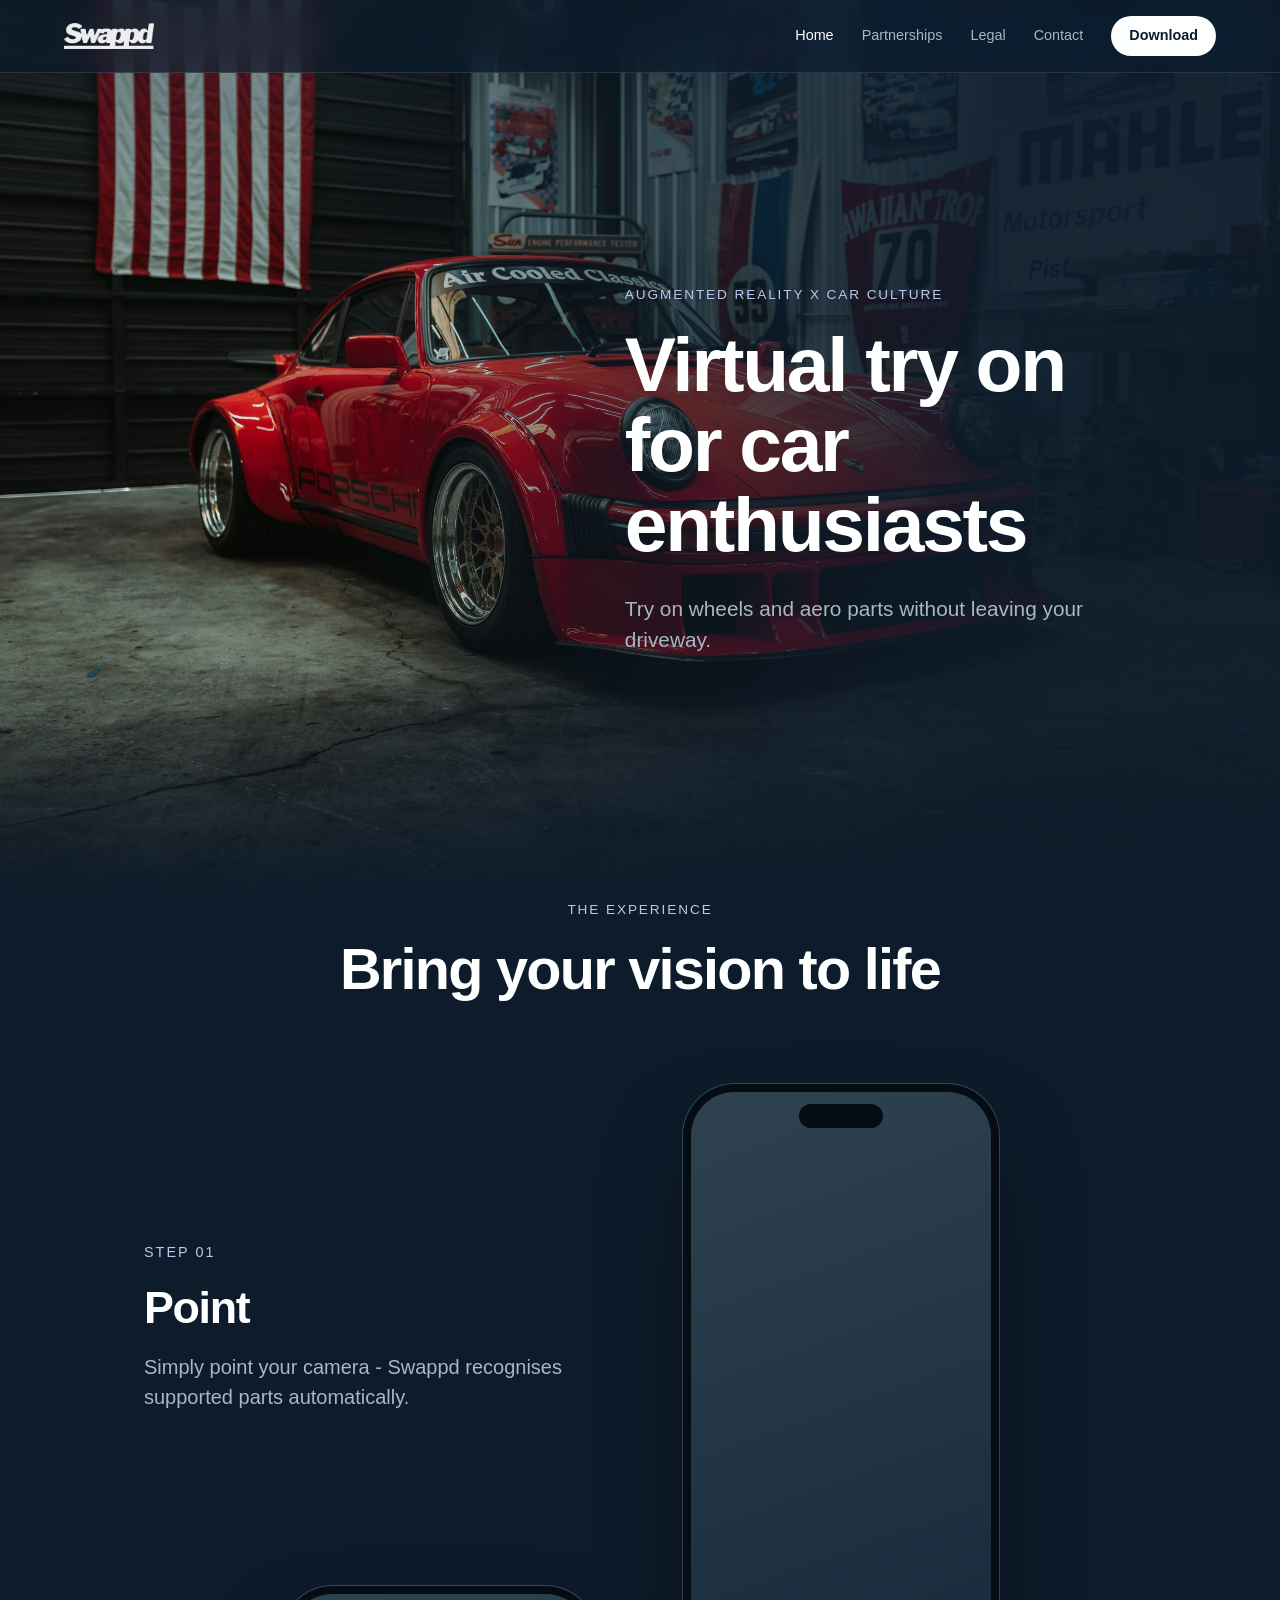
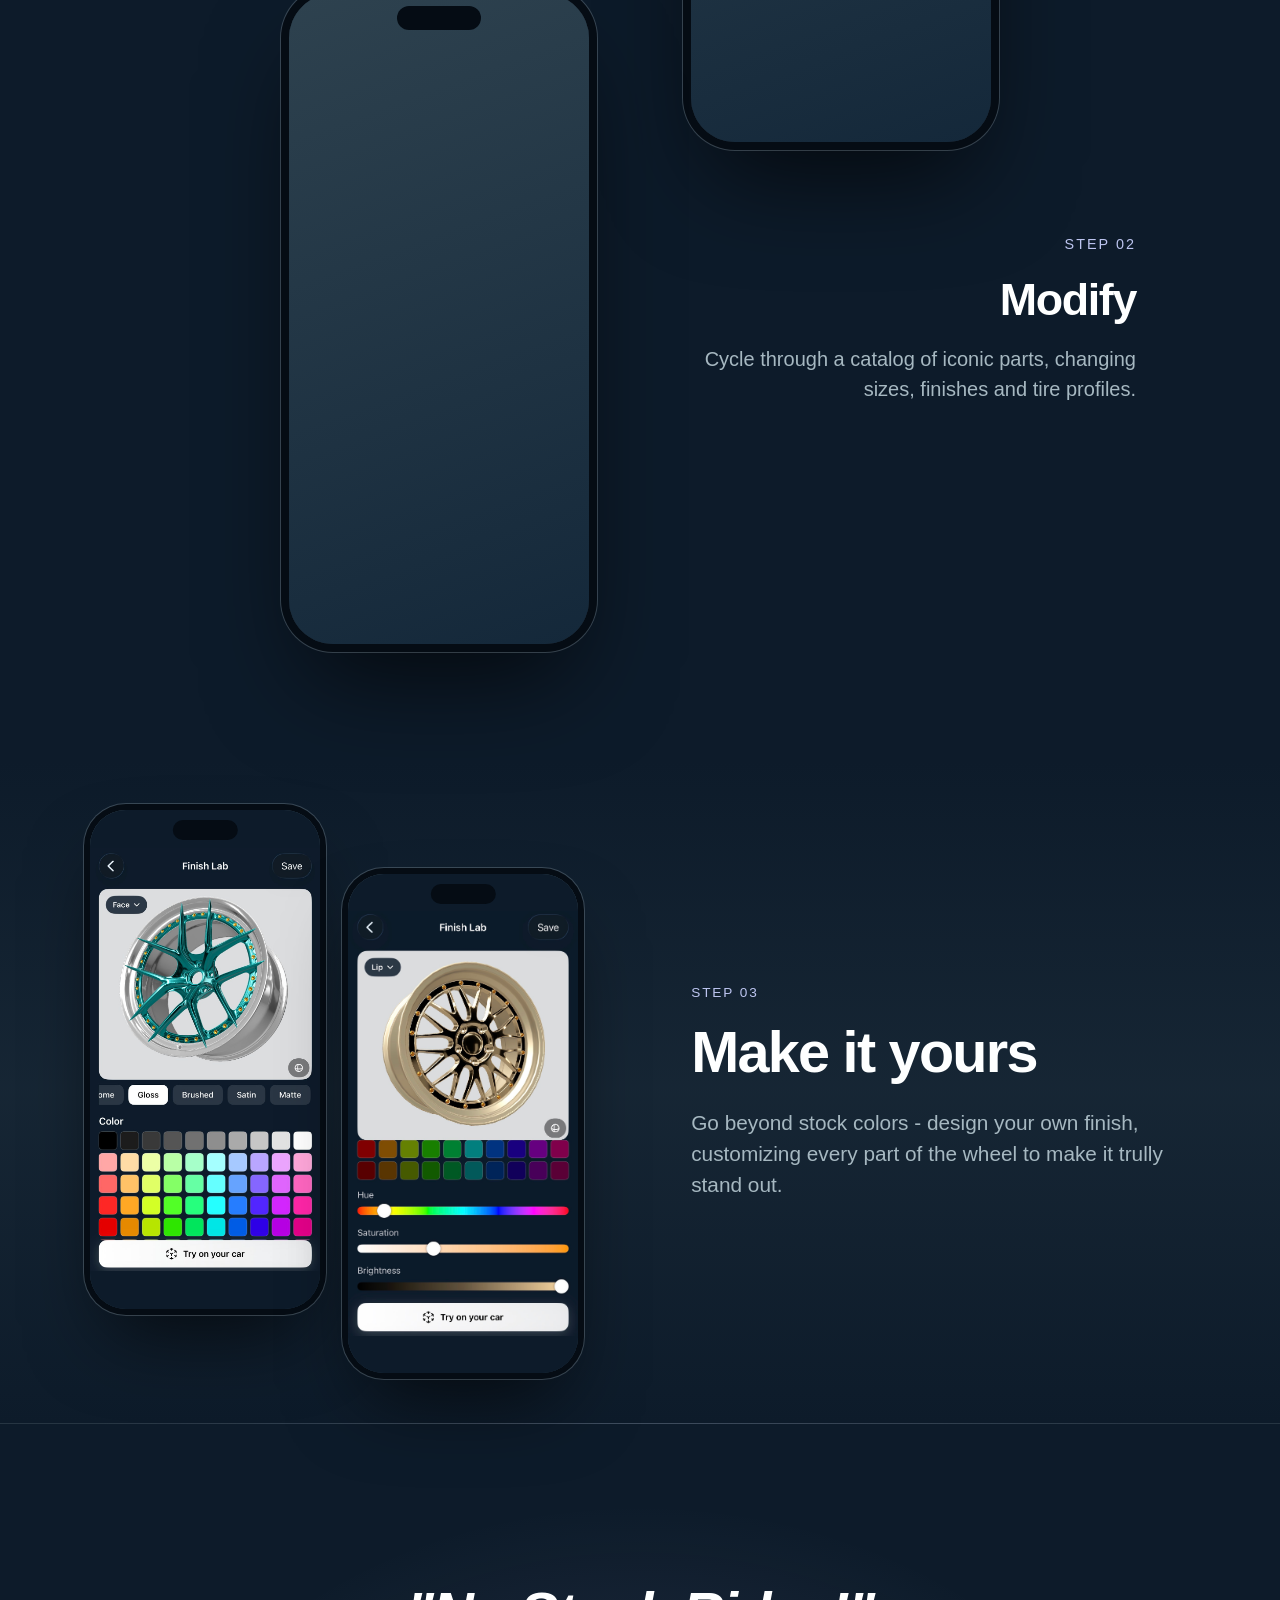
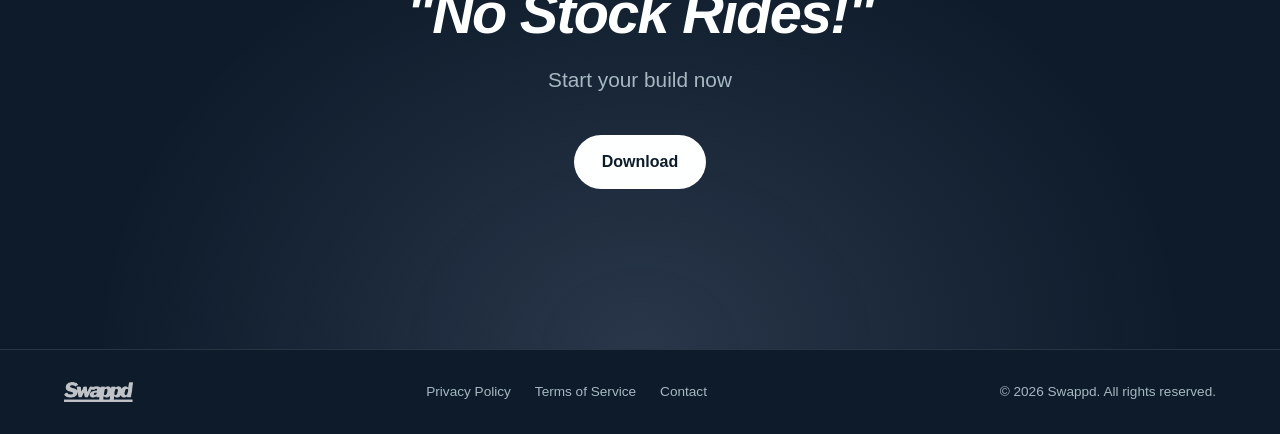
<file: index.html>
<!doctype html>
<html lang="en">
<head>
  <meta charset="utf-8">
  <meta name="viewport" content="width=device-width, initial-scale=1">
  <title>Swappd - Home</title>
  <meta name="description" content="Swappd lets you try wheels and body kits on your own car in augmented reality, before you spend a cent.">
  <meta name="theme-color" content="#0D1B2A">
  <link rel="icon" type="image/svg+xml" href="assets/logo-white-favicon.svg">
  <link rel="stylesheet" href="styles.css">
</head>
<body>

  <header class="nav">
    <a href="#top" class="nav__brand" aria-label="Swappd home">
      <img src="assets/logo-white.png" alt="Swappd">
    </a>
    <nav class="nav__links" aria-label="Primary">
      <a href="./" aria-current="page">Home</a>
      <a href="partnerships/">Partnerships</a>
      <a href="legal/privacy_policy/">Legal</a>
      <a href="legal/contact-us/">Contact</a>
      <details class="nav__dropdown">
        <summary>Links</summary>
        <div class="nav__dropdown-menu">
          <a href="./" aria-current="page">Home</a>
          <a href="partnerships/">Partnerships</a>
          <a href="legal/privacy_policy/">Legal</a>
          <a href="legal/contact-us/">Contact</a>
        </div>
      </details>
      <a href="download/" class="btn btn--small">Download</a>
    </nav>
  </header>

  <main id="top">

    <!-- HERO -->
    <section class="hero">
      <div class="hero__copy reveal">
        <p class="eyebrow">Augmented reality x car culture</p>
        <h1>Virtual try on<br>for car enthusiasts</h1>
        <p class="lede">Try on wheels and aero parts without leaving your driveway.</p>
      </div>
    </section>

    <!-- HOW IT WORKS -->
    <section class="how" id="how">
      <div class="how__head reveal">
        <p class="eyebrow">The experience</p>
        <h2>Bring your vision to life</h2>
      </div>

      <article class="step step--left">
        <div class="step__copy reveal">
          <span class="step__num">STEP 01</span>
          <h3>Point</h3>
          <p>Simply point your camera - Swappd recognises supported parts automatically.</p>
        </div>
        <div class="step__media reveal">
          <div class="phone" data-video="videos/step_1_video.MP4"><span class="phone__label">Video coming soon</span></div>
        </div>
      </article>

      <article class="step step--right">
        <div class="step__copy reveal">
          <span class="step__num">STEP 02</span>
          <h3>Modify</h3>
          <p>Cycle through a catalog of iconic parts, changing sizes, finishes and tire profiles.</p>
        </div>
        <div class="step__media reveal">
          <div class="phone" data-video="videos/step_2_video.MP4"><span class="phone__label">Video coming soon</span></div>
        </div>
      </article>
    </section>

    <!-- CUSTOM FINISHES -->
    <section class="finishes" id="finishes">
      <div class="finishes__inner">
        <div class="finishes__media finishes__media--pair reveal">
          <div class="phone phone--img"><img src="assets/finish-lab.jpg" alt="The Swappd Finish Lab, with finish and colour options for a wheel" width="900" height="1658"></div>
          <div class="phone phone--img"><img src="assets/finish-lab-2.jpg" alt="The Swappd Finish Lab, with hue, saturation and brightness sliders for a gold wheel" width="900" height="1667"></div>
        </div>
        <div class="finishes__copy reveal">
          <p class="eyebrow">STEP 03</p>
          <h2>Make it yours</h2>
          <p class="lede">Go beyond stock colors - design your own finish, customizing every part of the wheel to make it trully stand out.</p>
        </div>
      </div>
    </section>

    <!-- DOWNLOAD -->
    <section class="download">
      <div class="reveal">
        <h2><em>"No Stock Rides!"</em></h2>
        <p class="lede">Start your build now</p>
        <a href="download/" class="btn">Download</a>
      </div>
    </section>

  </main>

  <footer class="footer">
    <img src="assets/logo-white.png" alt="Swappd">
    <nav class="footer__links" aria-label="Legal">
      <a href="legal/privacy_policy/">Privacy Policy</a>
      <a href="legal/tos/">Terms of Service</a>
      <a href="legal/contact-us/">Contact</a>
    </nav>
    <p>&copy; 2026 Swappd. All rights reserved.</p>
  </footer>

  <script src="main.js"></script>
</body>
</html>
</file>
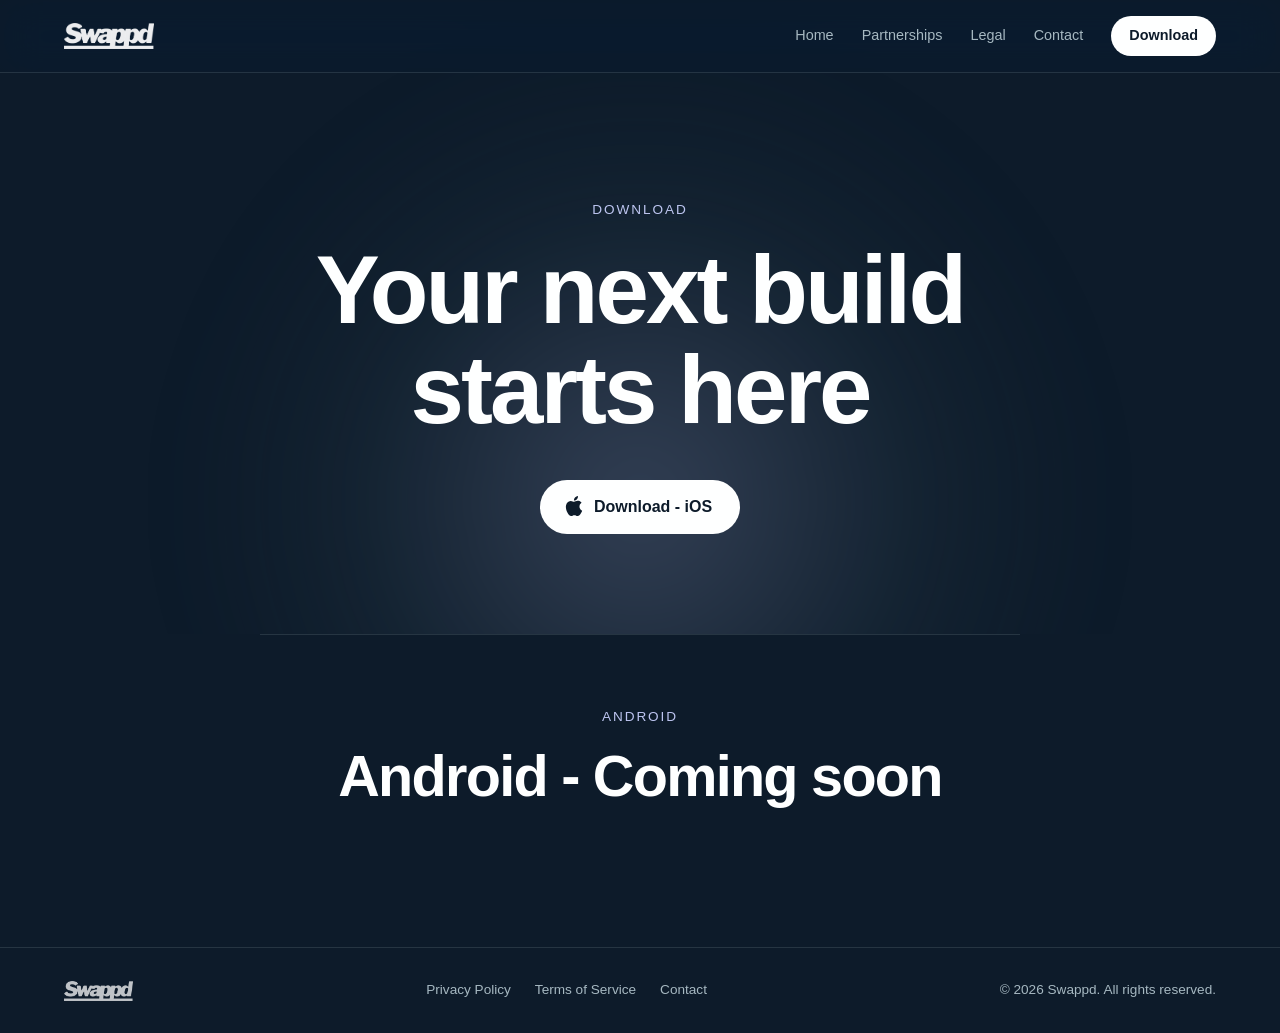
<file: download/index.html>
<!doctype html>
<html lang="en">
<head>
  <meta charset="utf-8">
  <meta name="viewport" content="width=device-width, initial-scale=1">
  <title>Swappd - Download</title>
  <meta name="description" content="Download Swappd for iPhone.">
  <meta name="theme-color" content="#0D1B2A">
  <link rel="icon" type="image/svg+xml" href="../assets/logo-white-favicon.svg">
  <link rel="stylesheet" href="../styles.css">
</head>
<body>

  <header class="nav">
    <a href="../" class="nav__brand" aria-label="Swappd home">
      <img src="../assets/logo-white.png" alt="Swappd">
    </a>
    <nav class="nav__links" aria-label="Primary">
      <a href="../">Home</a>
      <a href="../partnerships/">Partnerships</a>
      <a href="../legal/privacy_policy/">Legal</a>
      <a href="../legal/contact-us/">Contact</a>
      <details class="nav__dropdown">
        <summary>Links</summary>
        <div class="nav__dropdown-menu">
          <a href="../">Home</a>
          <a href="../partnerships/">Partnerships</a>
          <a href="../legal/privacy_policy/">Legal</a>
          <a href="../legal/contact-us/">Contact</a>
        </div>
      </details>
      <a href="./" class="btn btn--small" aria-current="page">Download</a>
    </nav>
  </header>

  <main>
    <section class="page-hero">
      <div class="hero__glow" aria-hidden="true"></div>
      <div class="reveal page-hero__copy">
        <p class="eyebrow">Download</p>
        <h1>Your next build starts here</h1>
        <div class="hero__cta">
          <a href="https://apps.apple.com/us/app/swappd-custom-wheels-kits/id6758308353" class="btn btn--store" rel="noopener"><svg viewBox="0 0 24 24" aria-hidden="true"><path fill="currentColor" d="M12.152 6.896c-.948 0-2.415-1.078-3.96-1.04-2.04.027-3.91 1.183-4.961 3.014-2.117 3.675-.546 9.103 1.519 12.09 1.013 1.454 2.208 3.09 3.792 3.039 1.52-.065 2.09-.987 3.935-.987 1.831 0 2.35.987 3.96.948 1.637-.026 2.676-1.48 3.676-2.948 1.156-1.688 1.636-3.325 1.662-3.415-.039-.013-3.182-1.221-3.22-4.857-.026-3.04 2.48-4.494 2.597-4.559-1.429-2.09-3.623-2.324-4.39-2.376-2-.156-3.675 1.09-4.61 1.09zM15.53 3.83c.843-1.012 1.4-2.427 1.245-3.83-1.207.052-2.662.805-3.532 1.818-.78.896-1.454 2.338-1.273 3.714 1.338.104 2.715-.688 3.559-1.701"/></svg>Download - iOS</a>
        </div>
      </div>
    </section>

    <section class="waitlist">
      <div class="waitlist__card reveal">
        <p class="eyebrow">Android</p>
        <h2>Android - Coming soon</h2>
      </div>
    </section>

  </main>

  <footer class="footer">
    <img src="../assets/logo-white.png" alt="Swappd">
    <nav class="footer__links" aria-label="Legal">
      <a href="../legal/privacy_policy/">Privacy Policy</a>
      <a href="../legal/tos/">Terms of Service</a>
      <a href="../legal/contact-us/">Contact</a>
    </nav>
    <p>&copy; 2026 Swappd. All rights reserved.</p>
  </footer>

  <script src="../main.js"></script>
</body>
</html>
</file>
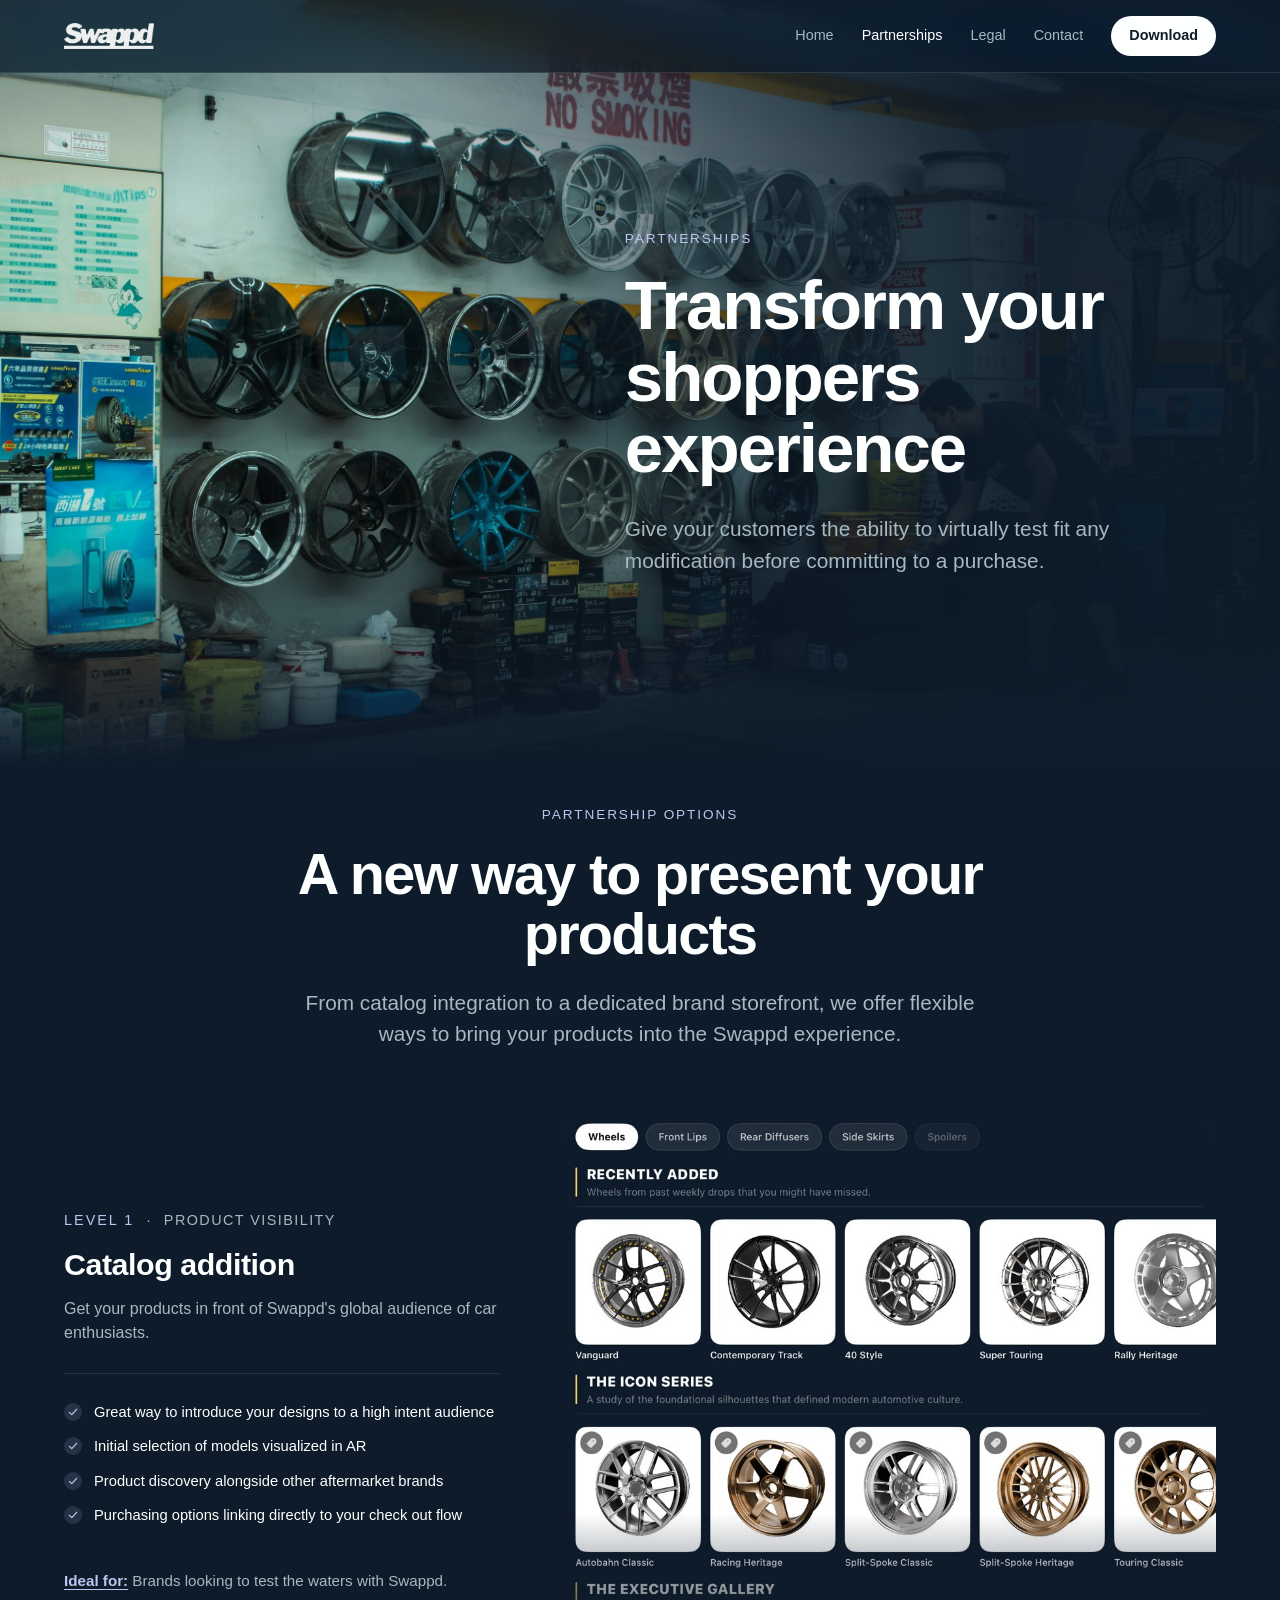
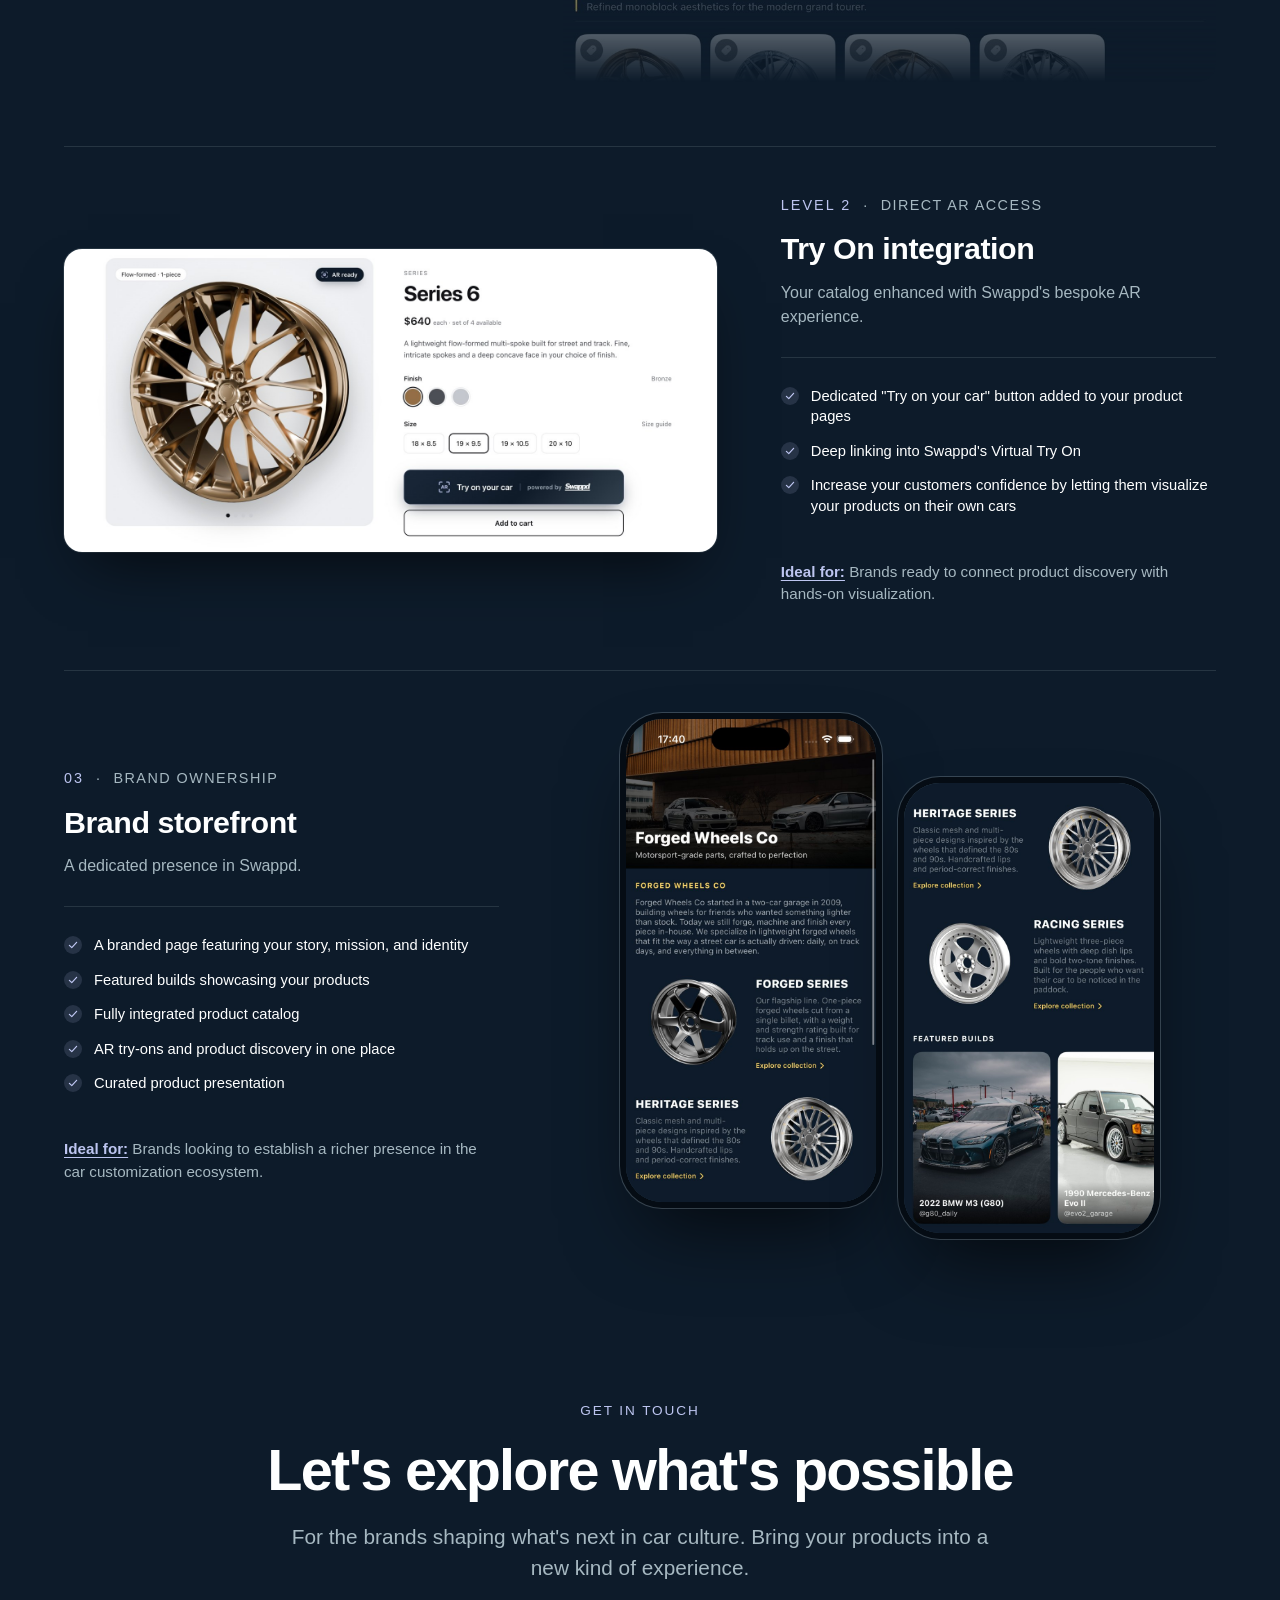
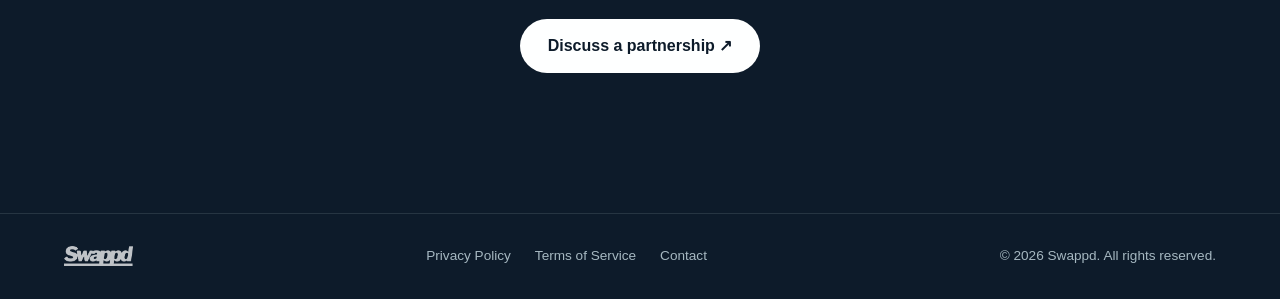
<file: partnerships/index.html>
<!doctype html>
<html lang="en">
<head>
  <meta charset="utf-8">
  <meta name="viewport" content="width=device-width, initial-scale=1">
  <title>Swappd - Partnerships</title>
  <meta name="description" content="Partner with Swappd: catalog onboarding, website Try On, and brand storefronts.">
  <meta name="theme-color" content="#0D1B2A">
  <link rel="icon" type="image/svg+xml" href="../assets/logo-white-favicon.svg">
  <link rel="stylesheet" href="../styles.css">
</head>
<body>

  <header class="nav">
    <a href="../" class="nav__brand" aria-label="Swappd home">
      <img src="../assets/logo-white.png" alt="Swappd">
    </a>
    <nav class="nav__links" aria-label="Primary">
      <a href="../">Home</a>
      <a href="./" aria-current="page">Partnerships</a>
      <a href="../legal/privacy_policy/">Legal</a>
      <a href="../legal/contact-us/">Contact</a>
      <details class="nav__dropdown">
        <summary>Links</summary>
        <div class="nav__dropdown-menu">
          <a href="../">Home</a>
          <a href="./" aria-current="page">Partnerships</a>
          <a href="../legal/privacy_policy/">Legal</a>
          <a href="../legal/contact-us/">Contact</a>
        </div>
      </details>
      <a href="../download/" class="btn btn--small">Download</a>
    </nav>
  </header>

  <main>
    <section class="page-hero page-hero--image">
      <div class="reveal page-hero__copy">
        <p class="eyebrow">Partnerships</p>
        <h1>Transform your shoppers experience</h1>
        <p class="lede">Give your customers the ability to virtually test fit any modification before committing to a purchase.</p>
      </div>
    </section>

    <section class="pricing">
      <div class="pricing__head reveal">
        <p class="eyebrow">Partnership options</p>
        <h2>A new way to present your products</h2>
        <p class="lede">From catalog integration to a dedicated brand storefront, we offer flexible ways to bring your products into the Swappd experience.</p>
      </div>
      <div class="pricing__list">
        <article class="tier tier--media reveal">
          <div class="tier__body">
          <div class="tier__main">
          <p class="tier__num">Level 1<span>Product Visibility</span></p>
          <h3>Catalog addition</h3>
          <p class="tier__desc">Get your products in front of Swappd's global audience of car enthusiasts.</p>
          </div>
          <ul class="tier__list">
            <li><svg viewBox="0 0 20 20" aria-hidden="true"><path d="M4 10.5l4 4 8-9" fill="none" stroke="currentColor" stroke-width="2" stroke-linecap="round" stroke-linejoin="round"/></svg><span>Great way to introduce your designs to a high intent audience</span></li>
            <li><svg viewBox="0 0 20 20" aria-hidden="true"><path d="M4 10.5l4 4 8-9" fill="none" stroke="currentColor" stroke-width="2" stroke-linecap="round" stroke-linejoin="round"/></svg><span>Initial selection of models visualized in AR</span></li>
            <li><svg viewBox="0 0 20 20" aria-hidden="true"><path d="M4 10.5l4 4 8-9" fill="none" stroke="currentColor" stroke-width="2" stroke-linecap="round" stroke-linejoin="round"/></svg><span>Product discovery alongside other aftermarket brands</span></li>
            <li><svg viewBox="0 0 20 20" aria-hidden="true"><path d="M4 10.5l4 4 8-9" fill="none" stroke="currentColor" stroke-width="2" stroke-linecap="round" stroke-linejoin="round"/></svg><span>Purchasing options linking directly to your check out flow</span></li>
          </ul>
          <p class="tier__ideal"><strong>Ideal for:</strong> Brands looking to test the waters with Swappd.</p>
          </div>
          <div class="tier__media tier__media--tall"><img src="../assets/tier-catalog.jpg" alt="The Swappd catalog, with wheels grouped into collections" loading="lazy"></div>
        </article>
        <article class="tier tier--media tier--flip reveal">
          <div class="tier__body">
          <div class="tier__main">
          <p class="tier__num">Level 2<span>Direct AR Access</span></p>
          <h3>Try On integration</h3>
          <p class="tier__desc">Your catalog enhanced with Swappd's bespoke AR experience.</p>
          </div>
          <ul class="tier__list">
            <li><svg viewBox="0 0 20 20" aria-hidden="true"><path d="M4 10.5l4 4 8-9" fill="none" stroke="currentColor" stroke-width="2" stroke-linecap="round" stroke-linejoin="round"/></svg><span>Dedicated "Try on your car" button added to your product pages</span></li>
            <li><svg viewBox="0 0 20 20" aria-hidden="true"><path d="M4 10.5l4 4 8-9" fill="none" stroke="currentColor" stroke-width="2" stroke-linecap="round" stroke-linejoin="round"/></svg><span>Deep linking into Swappd's Virtual Try On</span></li>
            <li><svg viewBox="0 0 20 20" aria-hidden="true"><path d="M4 10.5l4 4 8-9" fill="none" stroke="currentColor" stroke-width="2" stroke-linecap="round" stroke-linejoin="round"/></svg><span>Increase your customers confidence by letting them visualize your products on their own cars</span></li>
          </ul>
          <p class="tier__ideal"><strong>Ideal for:</strong> Brands ready to connect product discovery with hands-on visualization.</p>
          </div>
          <div class="tier__media"><img src="../assets/tier-try-on.jpg" alt="A wheel product page with a Try on your car button powered by Swappd" loading="lazy"></div>
        </article>
        <article class="tier tier--media reveal">
          <div class="tier__body">
          <div class="tier__main">
          <p class="tier__num">03<span>Brand Ownership</span></p>
          <h3>Brand storefront</h3>
          <p class="tier__desc">A dedicated presence in Swappd.</p>
          </div>
          <ul class="tier__list"><li><svg viewBox="0 0 20 20" aria-hidden="true"><path d="M4 10.5l4 4 8-9" fill="none" stroke="currentColor" stroke-width="2" stroke-linecap="round" stroke-linejoin="round"/></svg><span>A branded page featuring your story, mission, and identity</span></li><li><svg viewBox="0 0 20 20" aria-hidden="true"><path d="M4 10.5l4 4 8-9" fill="none" stroke="currentColor" stroke-width="2" stroke-linecap="round" stroke-linejoin="round"/></svg><span>Featured builds showcasing your products</span></li><li><svg viewBox="0 0 20 20" aria-hidden="true"><path d="M4 10.5l4 4 8-9" fill="none" stroke="currentColor" stroke-width="2" stroke-linecap="round" stroke-linejoin="round"/></svg><span>Fully integrated product catalog</span></li><li><svg viewBox="0 0 20 20" aria-hidden="true"><path d="M4 10.5l4 4 8-9" fill="none" stroke="currentColor" stroke-width="2" stroke-linecap="round" stroke-linejoin="round"/></svg><span>AR try-ons and product discovery in one place</span></li><li><svg viewBox="0 0 20 20" aria-hidden="true"><path d="M4 10.5l4 4 8-9" fill="none" stroke="currentColor" stroke-width="2" stroke-linecap="round" stroke-linejoin="round"/></svg><span>Curated product presentation</span></li></ul>
          <p class="tier__ideal"><strong>Ideal for:</strong> Brands looking to establish a richer presence in the car customization ecosystem.</p>
          </div>
          <div class="tier__media tier__media--pair">
            <div class="phone phone--img phone--full"><img src="../assets/tier-storefront-1.jpg" alt="A brand storefront in Swappd, with the company story and its wheel collections" width="720" height="1390" loading="lazy"></div>
            <div class="phone phone--img phone--full"><img src="../assets/tier-storefront-2.jpg" alt="A brand storefront in Swappd, with more collections and featured builds" width="720" height="1294" loading="lazy"></div>
          </div>
        </article>
      </div>
      <div class="pricing__cta reveal">
        <p class="eyebrow">Get in touch</p>
        <h2>Let's explore what's possible</h2>
        <p class="lede">For the brands shaping what's next in car culture. Bring your products into a new kind of experience.</p>
        <a href="mailto:partnerships@swappd.app?subject=Partnership%20with%20Swappd" class="btn">Discuss a partnership ↗</a>
      </div>
    </section>
  </main>

  <footer class="footer">
    <img src="../assets/logo-white.png" alt="Swappd">
    <nav class="footer__links" aria-label="Legal">
      <a href="../legal/privacy_policy/">Privacy Policy</a>
      <a href="../legal/tos/">Terms of Service</a>
      <a href="../legal/contact-us/">Contact</a>
    </nav>
    <p>&copy; 2026 Swappd. All rights reserved.</p>
  </footer>

  <script src="../main.js"></script>
</body>
</html>
</file>
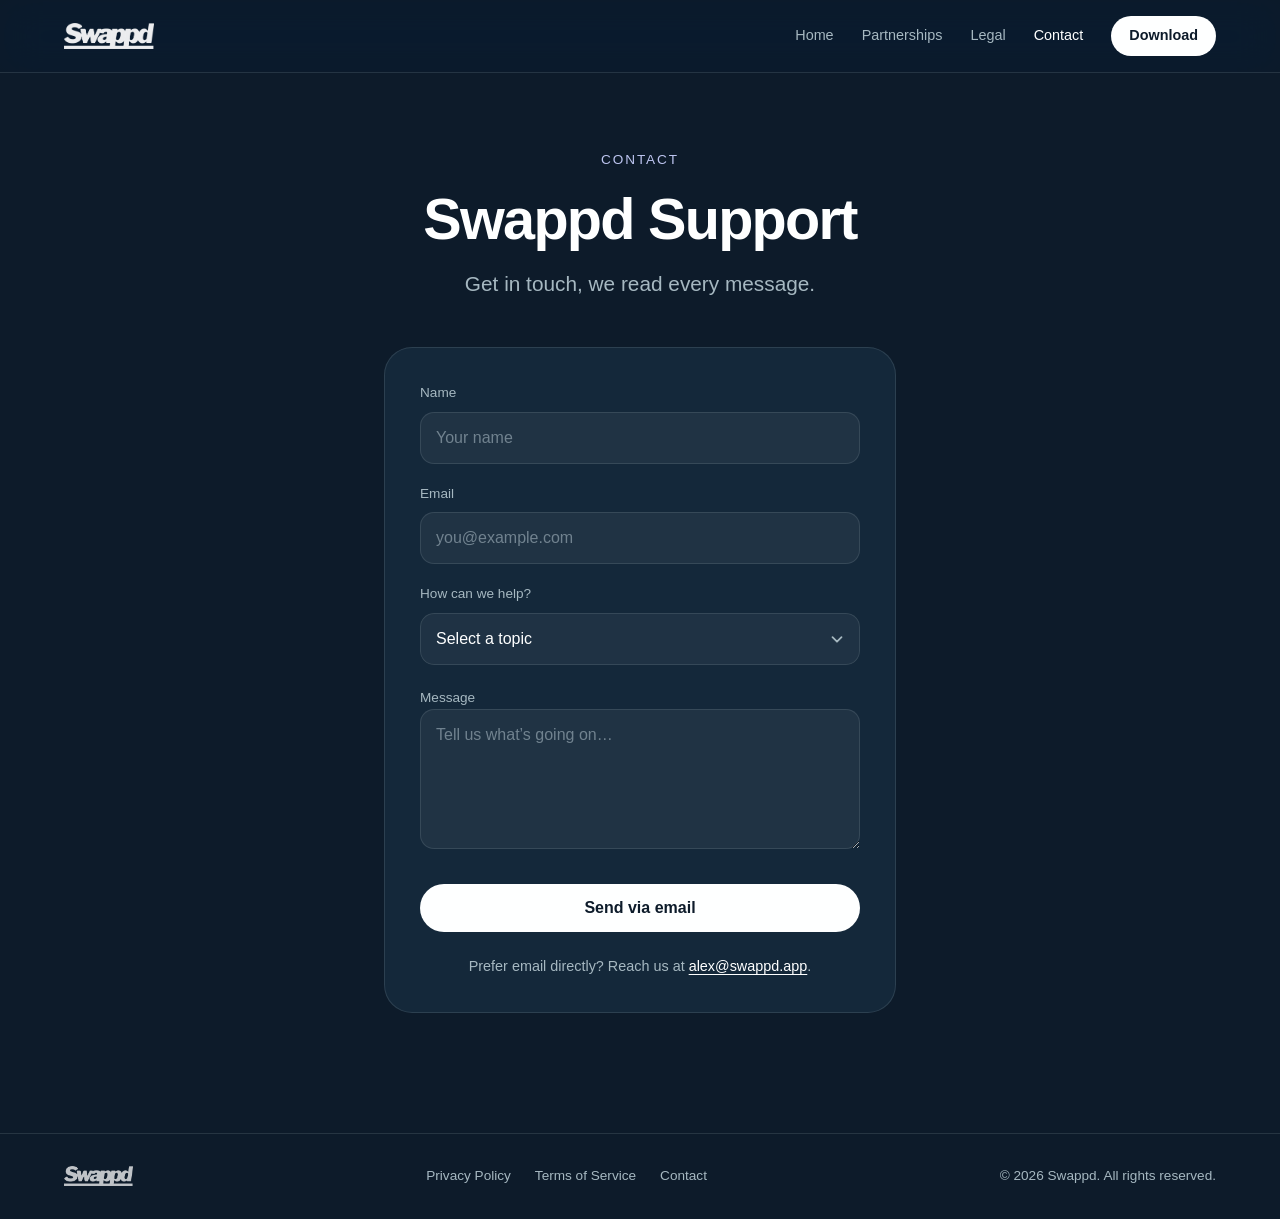
<file: legal/contact-us/index.html>
<!doctype html>
<html lang="en">
<head>
  <meta charset="utf-8">
  <meta name="viewport" content="width=device-width, initial-scale=1">
  <title>Swappd - Contact</title>
  <meta name="description" content="Get in touch with Swappd: feature requests, bug reports, feedback and parts requests.">
  <meta name="theme-color" content="#0D1B2A">
  <link rel="icon" type="image/svg+xml" href="../../assets/logo-white-favicon.svg">
  <link rel="stylesheet" href="../../styles.css">
</head>
<body>

  <header class="nav">
    <a href="../../" class="nav__brand" aria-label="Swappd home">
      <img src="../../assets/logo-white.png" alt="Swappd">
    </a>
    <nav class="nav__links" aria-label="Primary">
      <a href="../../">Home</a>
      <a href="../../partnerships/">Partnerships</a>
      <a href="../../legal/privacy_policy/">Legal</a>
      <a href="./" aria-current="page">Contact</a>
      <details class="nav__dropdown">
        <summary>Links</summary>
        <div class="nav__dropdown-menu">
          <a href="../../">Home</a>
          <a href="../../partnerships/">Partnerships</a>
          <a href="../../legal/privacy_policy/">Legal</a>
          <a href="./" aria-current="page">Contact</a>
        </div>
      </details>
      <a href="../../download/" class="btn btn--small">Download</a>
    </nav>
  </header>

  <main>
    <section class="contact">
      <div class="contact__head reveal">
        <p class="eyebrow">Contact</p>
        <h1>Swappd Support</h1>
        <p class="lede">Get in touch, we read every message.</p>
      </div>

      <div class="contact__card reveal">
        <form id="support-form">
          <div class="field">
            <label for="name">Name</label>
            <input type="text" id="name" name="name" autocomplete="name" placeholder="Your name" required>
          </div>
          <div class="field">
            <label for="email">Email</label>
            <input type="email" id="email" name="email" autocomplete="email" placeholder="you@example.com" required>
          </div>
          <div class="field">
            <label for="topic">How can we help?</label>
            <select id="topic" name="topic" required>
              <option value="" disabled selected>Select a topic</option>
              <option value="Feature Request">Feature request</option>
              <option value="Bug Report">Bug report</option>
              <option value="Feedback">Feedback</option>
              <option value="Parts Request">Parts request</option>
              <option value="Other">Other</option>
            </select>
          </div>

          <div class="parts-request-fields" id="parts-request-fields" aria-live="polite">
            <p class="parts-request-title">Parts request details</p>
            <div class="field">
              <label for="part-type">Part type</label>
              <select id="part-type" name="partType">
                <option value="" selected>Select a part type</option>
                <option value="Wheels">Wheels</option>
                <option value="Front lips">Front lips</option>
                <option value="Rear Diffusers">Rear Diffusers</option>
                <option value="Side Skirts">Side Skirts</option>
              </select>
            </div>
            <div class="field-grid">
              <div class="field">
                <label for="manufacturer">Manufacturer</label>
                <input type="text" id="manufacturer" name="manufacturer" placeholder="e.g. Rays, Varis, Maxton">
              </div>
              <div class="field">
                <label for="part-model">Model</label>
                <input type="text" id="part-model" name="partModel" placeholder="Specific part model">
              </div>
            </div>
            <div class="wheel-details" id="wheel-details">
              <div class="field-grid">
                <div class="field">
                  <label for="wheel-colour">Wheel colour (optional)</label>
                  <input type="text" id="wheel-colour" name="wheelColour" placeholder="e.g. Matte bronze">
                </div>
                <div class="field">
                  <label for="wheel-size">Wheel size (optional)</label>
                  <input type="text" id="wheel-size" name="wheelSize" placeholder="e.g. 18in, 19in">
                </div>
              </div>
            </div>
          </div>

          <div class="field" id="message-field">
            <label for="message">Message</label>
            <textarea id="message" name="message" placeholder="Tell us what’s going on…" required></textarea>
          </div>
          <button type="submit" id="support-submit" class="btn">Send via email</button>
        </form>

        <p class="contact__backup">Prefer email directly? Reach us at <a href="mailto:alex@swappd.app">alex@swappd.app</a>.</p>
      </div>
    </section>
  </main>

  <footer class="footer">
    <img src="../../assets/logo-white.png" alt="Swappd">
    <nav class="footer__links" aria-label="Legal">
      <a href="../privacy_policy/">Privacy Policy</a>
      <a href="../tos/">Terms of Service</a>
      <a href="../contact-us/">Contact</a>
    </nav>
    <p>&copy; 2026 Swappd. All rights reserved.</p>
  </footer>

  <script src="../../main.js"></script>
  <script src="../../contact.js"></script>
</body>
</html>
</file>
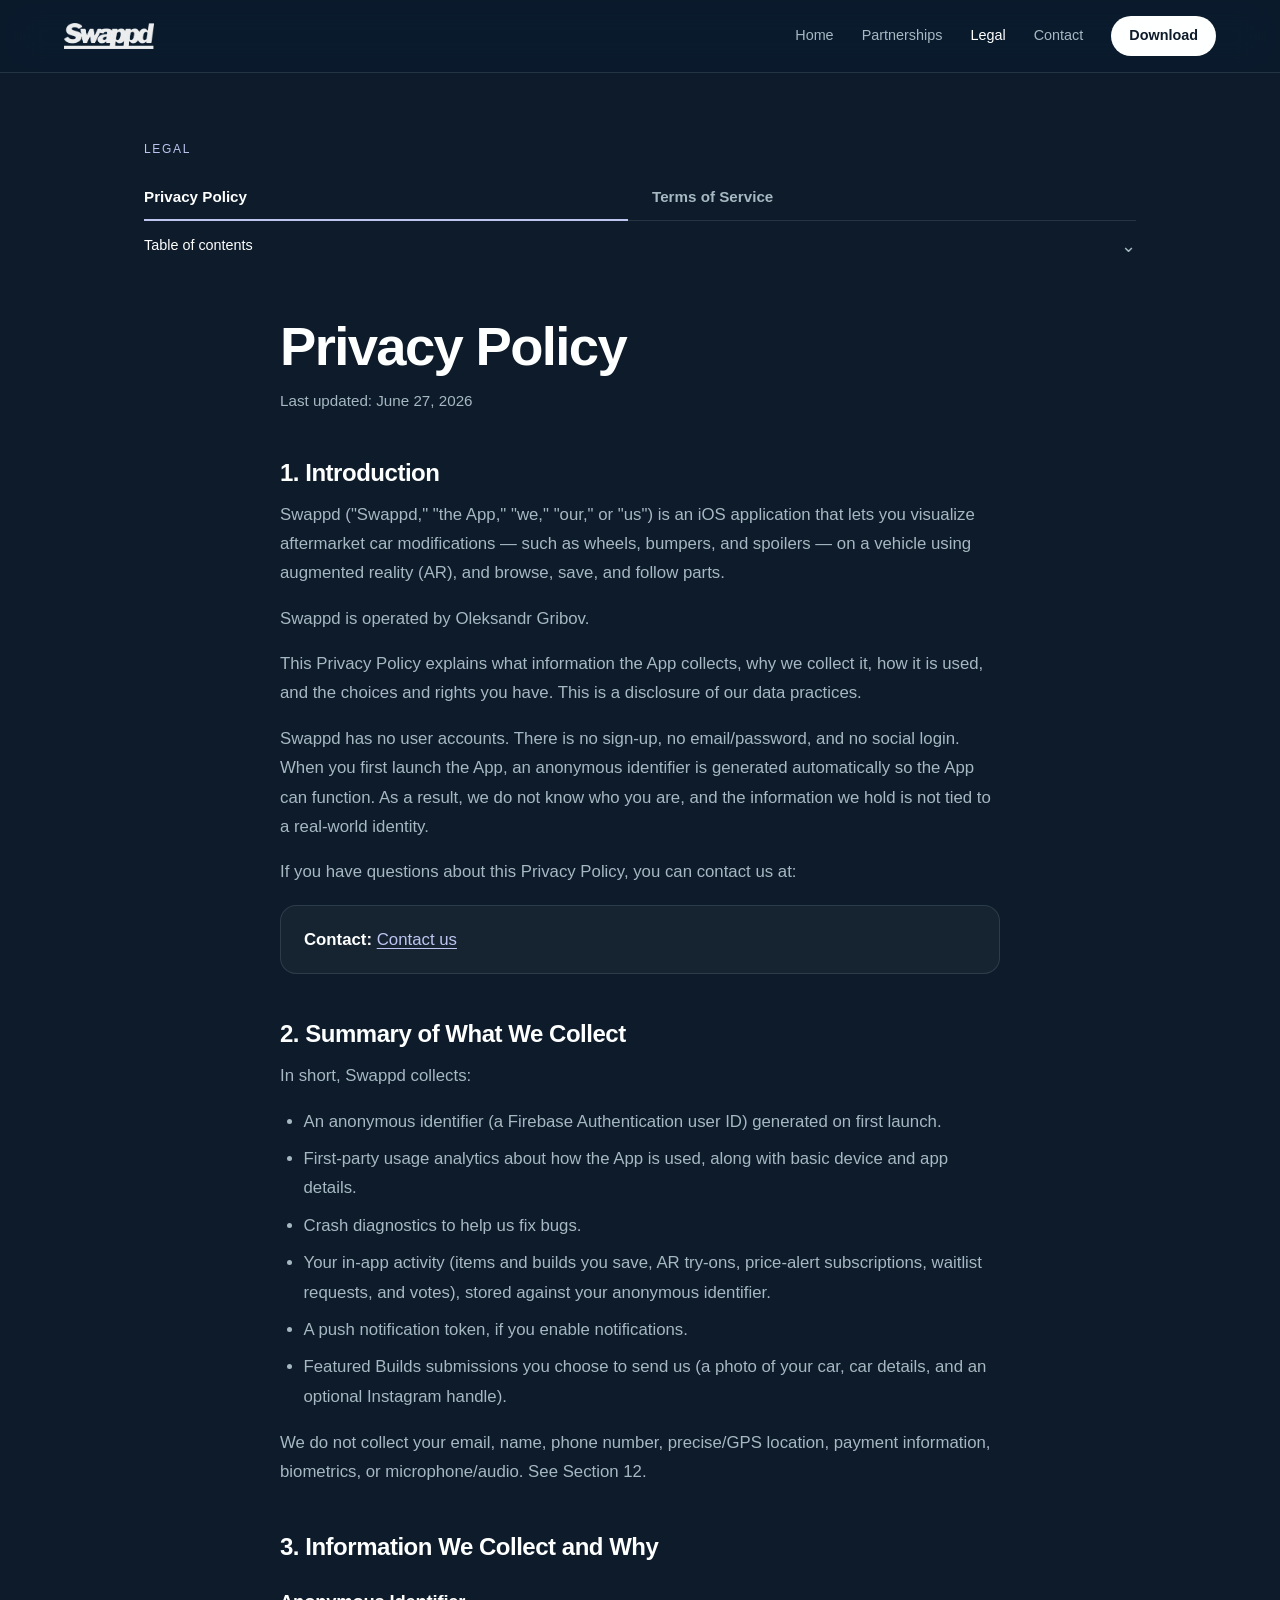
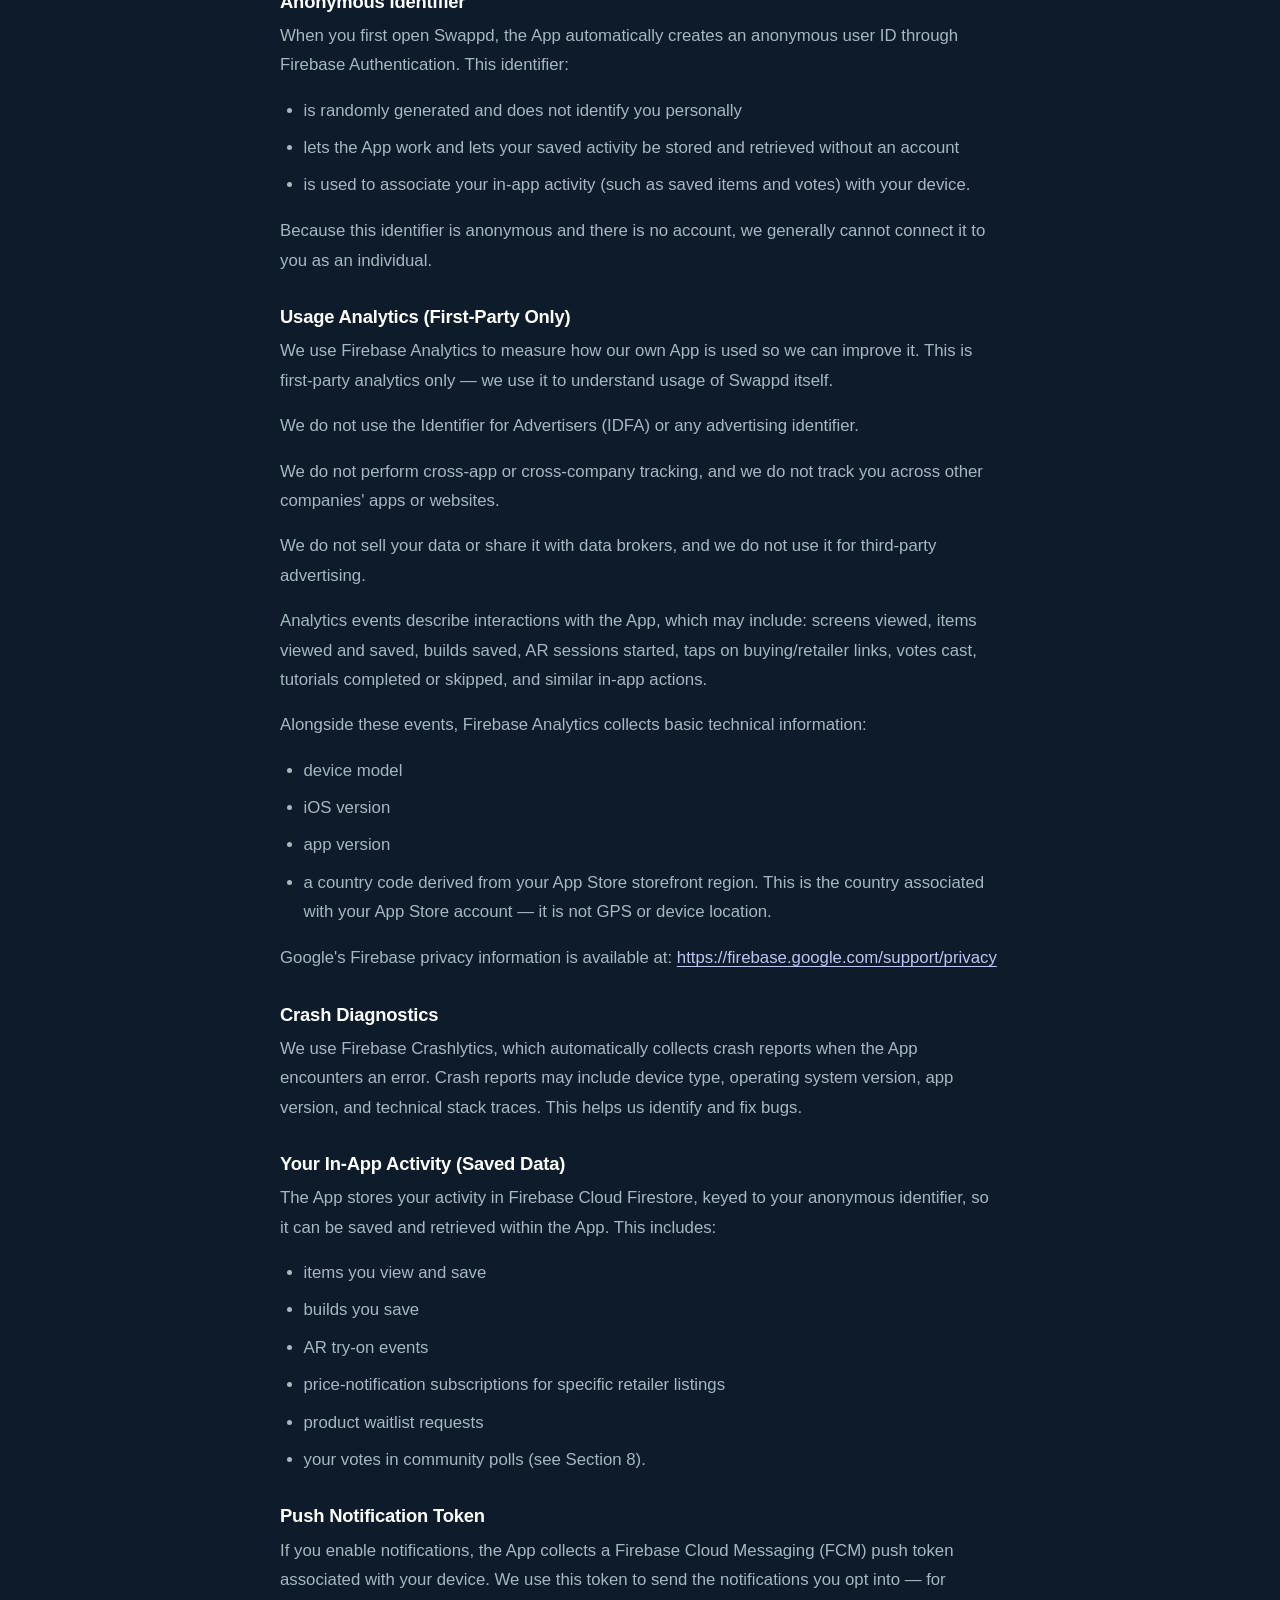
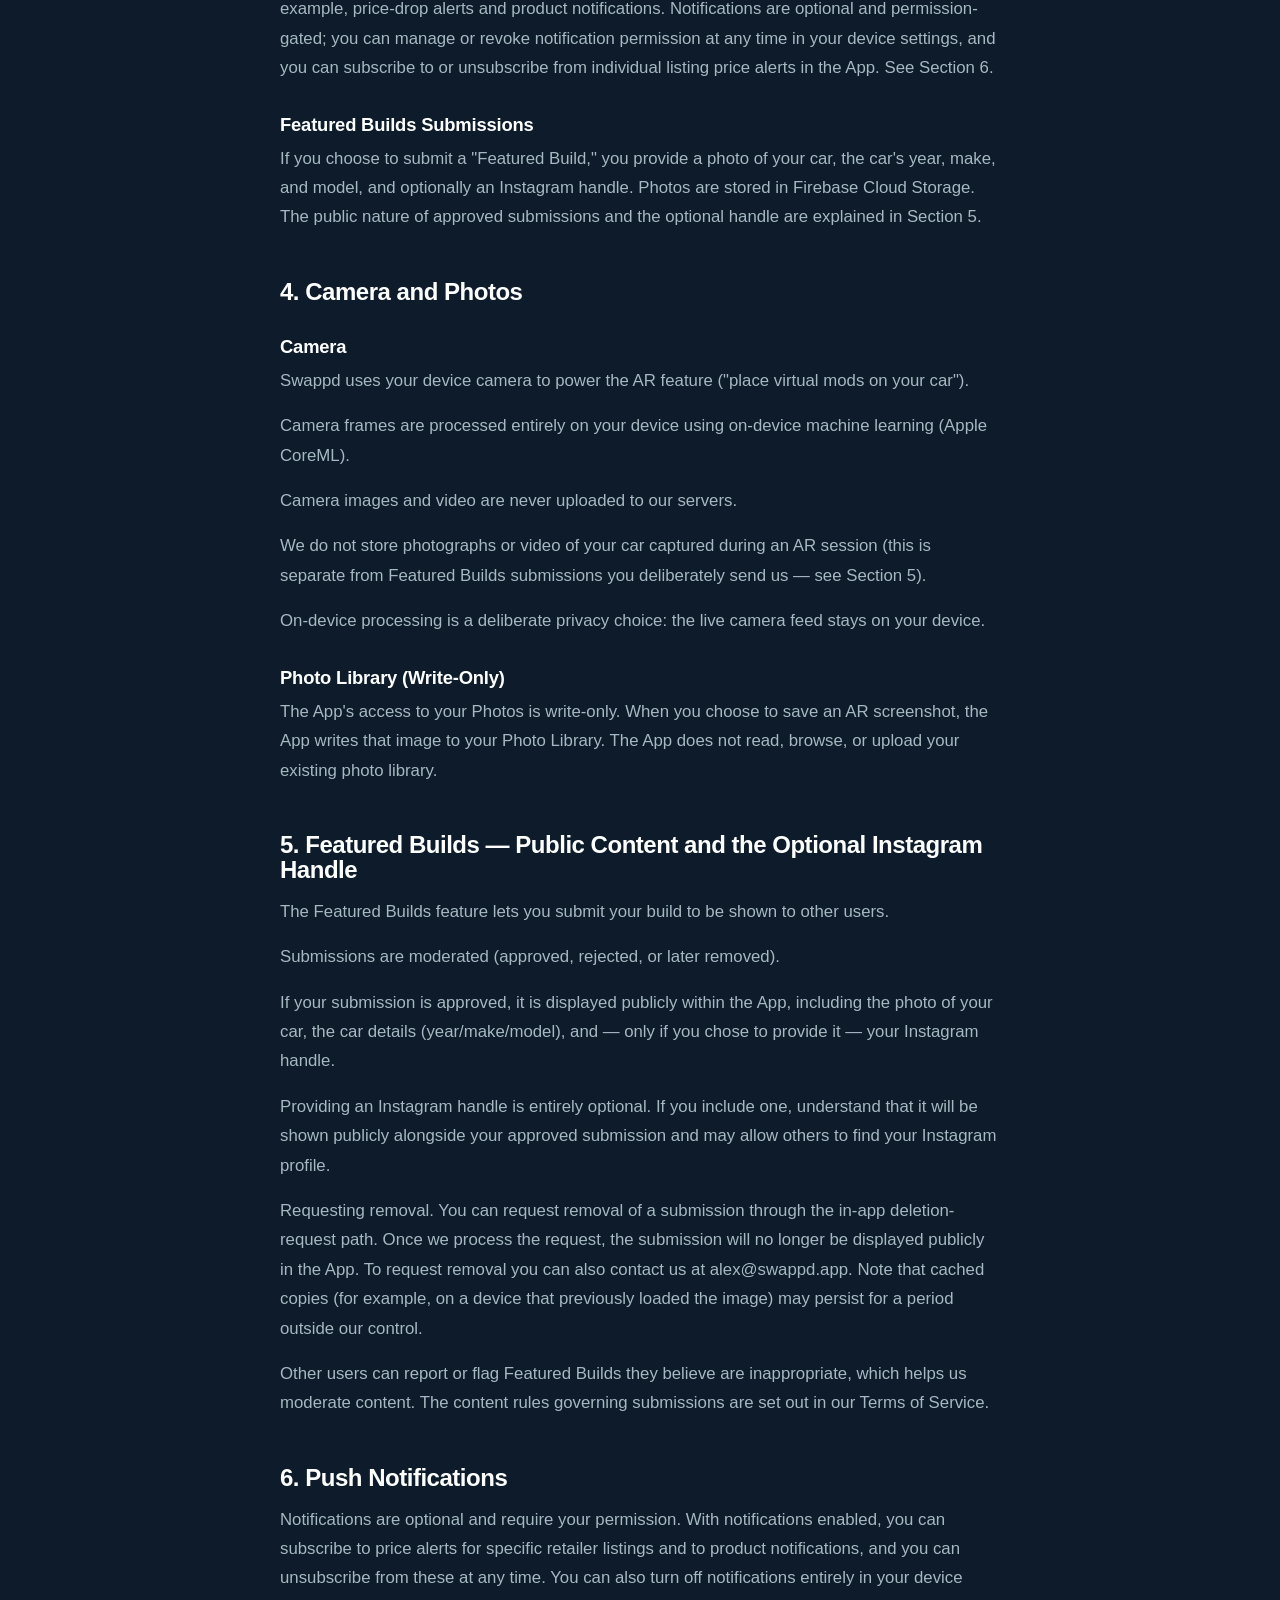
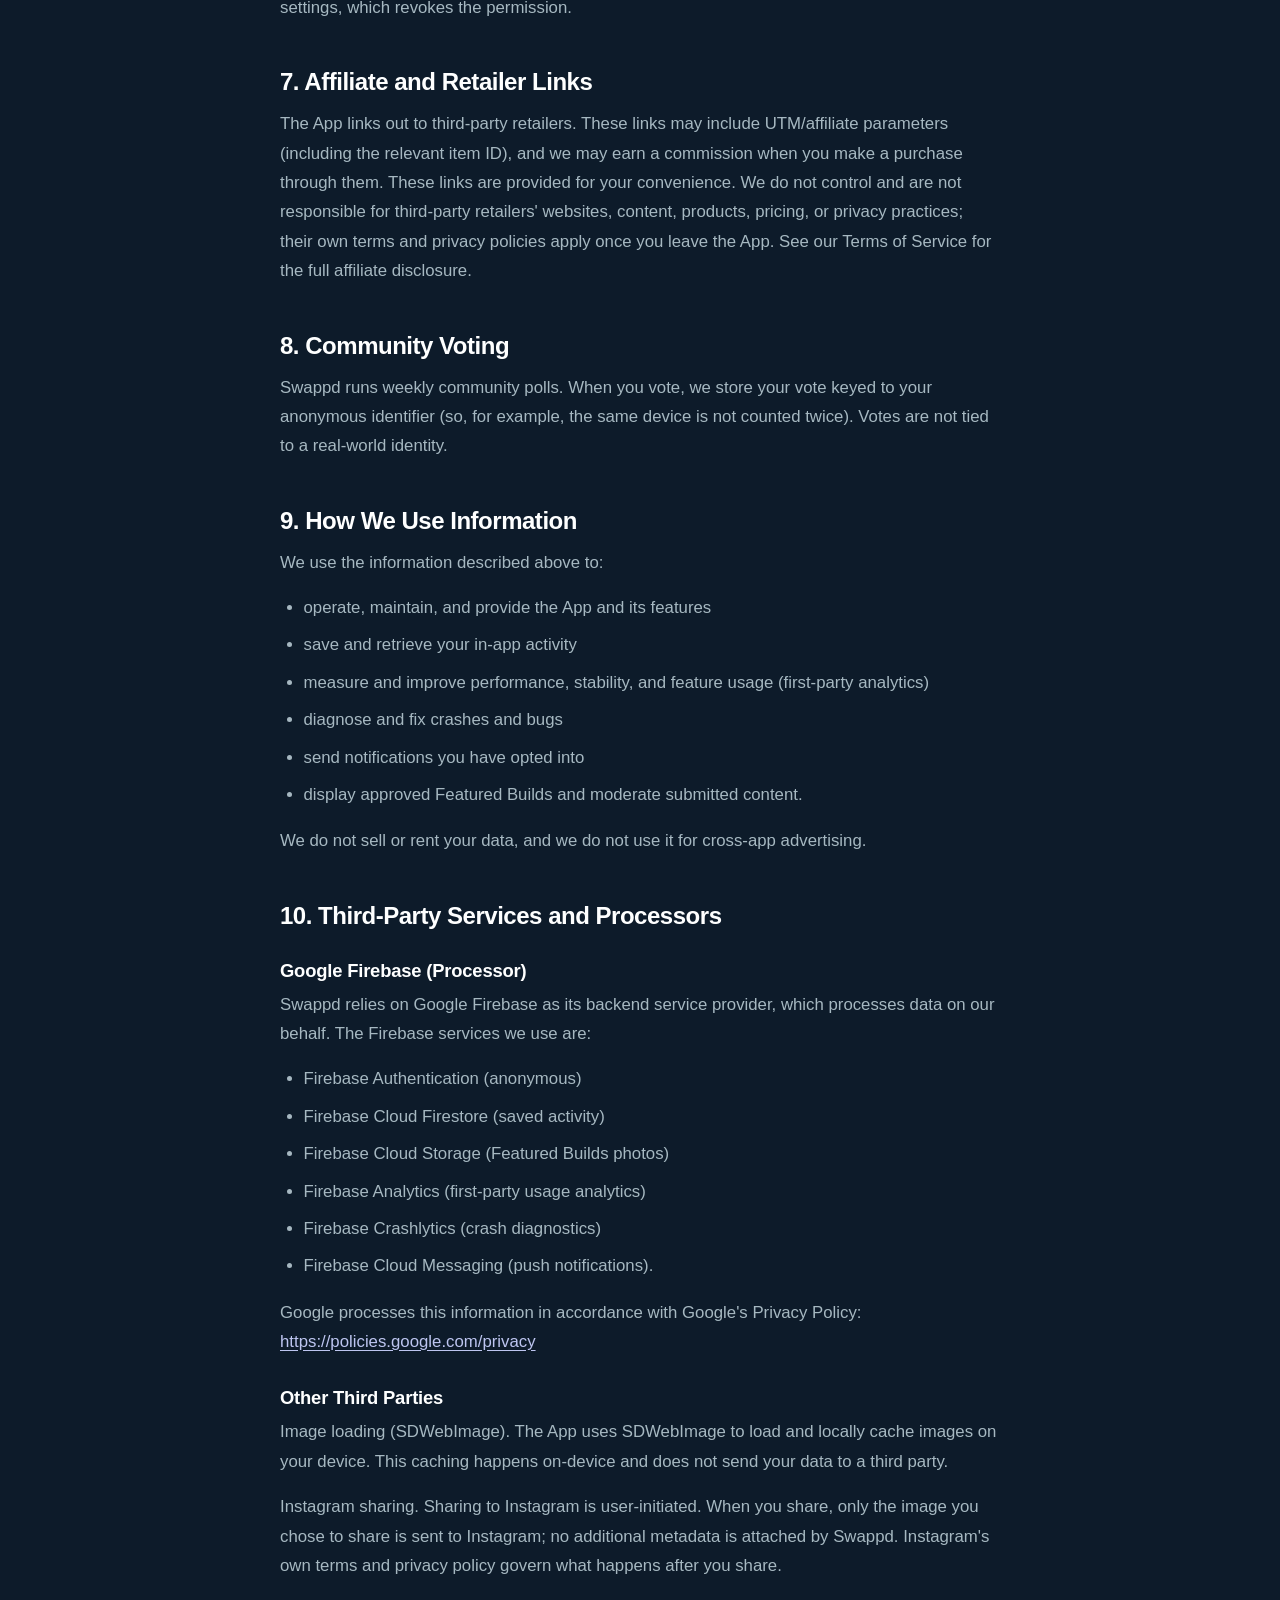
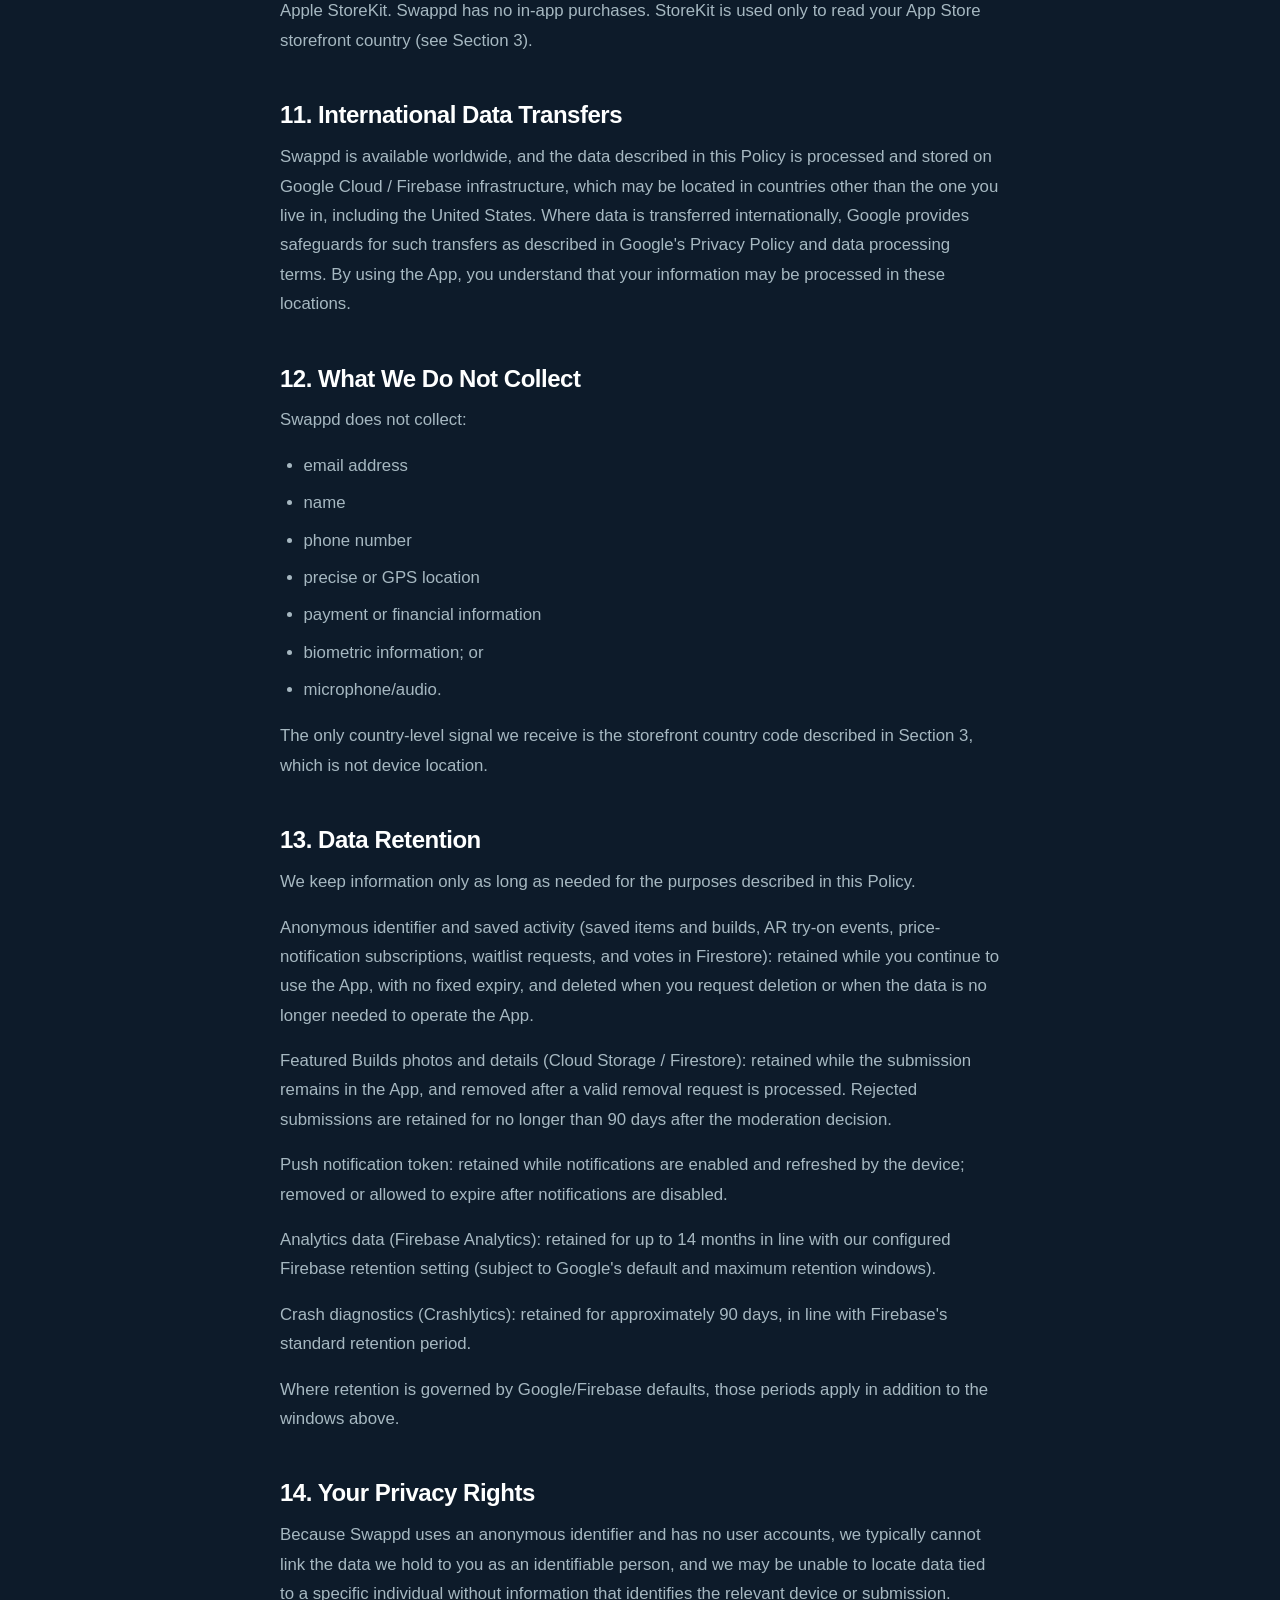
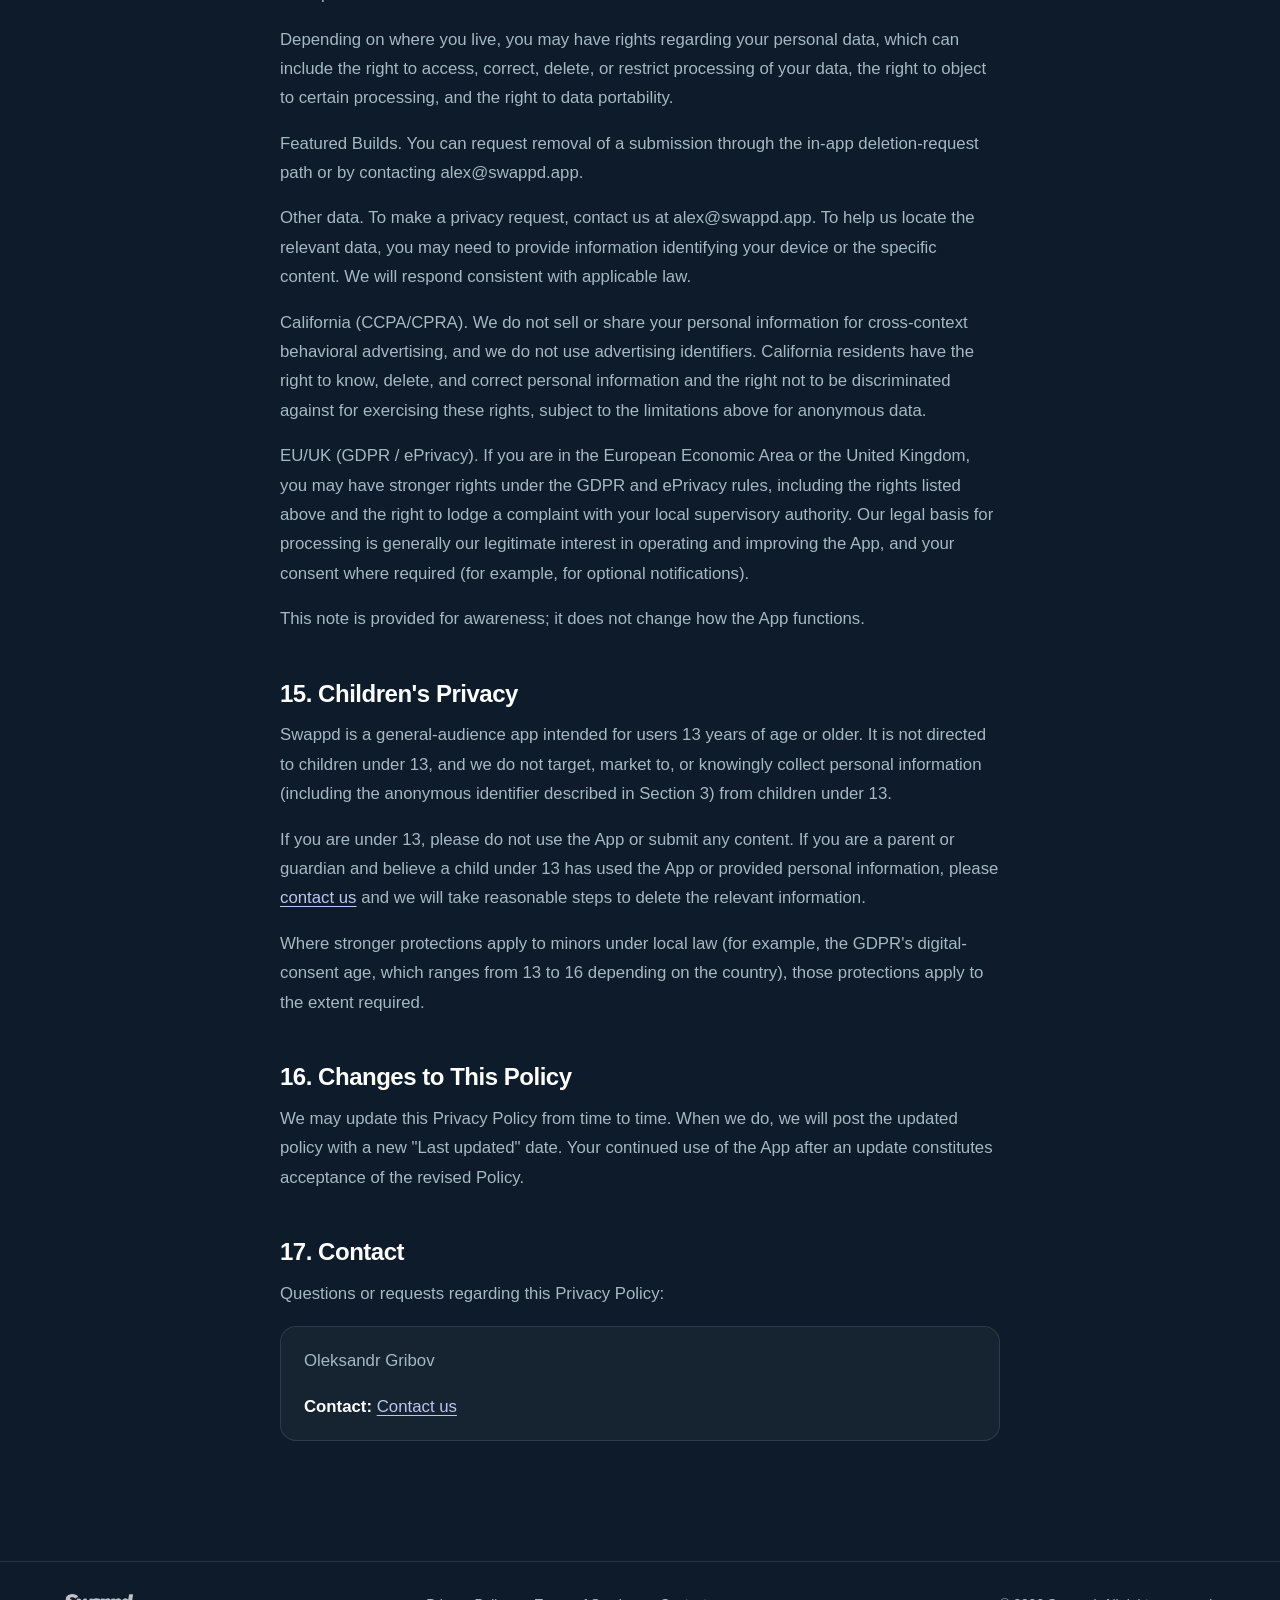
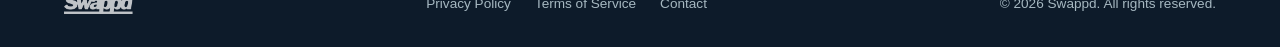
<file: legal/privacy_policy/index.html>
<!doctype html>
<html lang="en">
<head>
  <meta charset="utf-8">
  <meta name="viewport" content="width=device-width, initial-scale=1">
  <title>Swappd - Privacy Policy</title>
  <meta name="description" content="Privacy Policy for Swappd.">
  <meta name="theme-color" content="#0D1B2A">
  <link rel="icon" type="image/svg+xml" href="../../assets/logo-white-favicon.svg">
  <link rel="stylesheet" href="../../styles.css">
</head>
<body>

  <header class="nav">
    <a href="../../" class="nav__brand" aria-label="Swappd home">
      <img src="../../assets/logo-white.png" alt="Swappd">
    </a>
    <nav class="nav__links" aria-label="Primary">
      <a href="../../">Home</a>
      <a href="../../partnerships/">Partnerships</a>
      <a href="./" aria-current="page">Legal</a>
      <a href="../../legal/contact-us/">Contact</a>
      <details class="nav__dropdown">
        <summary>Links</summary>
        <div class="nav__dropdown-menu">
          <a href="../../">Home</a>
          <a href="../../partnerships/">Partnerships</a>
          <a href="./" aria-current="page">Legal</a>
          <a href="../../legal/contact-us/">Contact</a>
        </div>
      </details>
      <a href="../../download/" class="btn btn--small">Download</a>
    </nav>
  </header>

  <main>
    <section class="legal">
      <aside class="legal__side">
        <nav aria-label="Legal documents">
          <p class="legal__side-label">Legal</p>
          <div class="legal__tabs">
            <a class="legal__doc" href="./" aria-current="page">Privacy Policy</a>
            <a class="legal__doc" href="../tos/">Terms of Service</a>
          </div>
          <details class="legal__contents">
            <summary>Table of contents</summary>
            <ol class="legal__sections">
              <li><a href="#introduction">Introduction</a></li>
              <li><a href="#summary-of-what-we-collect">Summary of What We Collect</a></li>
              <li><a href="#information-we-collect-and-why">Information We Collect and Why</a></li>
              <li><a href="#camera-and-photos">Camera and Photos</a></li>
              <li><a href="#featured-builds-public-content-and-the-optional-instagram-handle">Featured Builds — Public Content and the Optional Instagram Handle</a></li>
              <li><a href="#push-notifications">Push Notifications</a></li>
              <li><a href="#affiliate-and-retailer-links">Affiliate and Retailer Links</a></li>
              <li><a href="#community-voting">Community Voting</a></li>
              <li><a href="#how-we-use-information">How We Use Information</a></li>
              <li><a href="#third-party-services-and-processors">Third-Party Services and Processors</a></li>
              <li><a href="#international-data-transfers">International Data Transfers</a></li>
              <li><a href="#what-we-do-not-collect">What We Do Not Collect</a></li>
              <li><a href="#data-retention">Data Retention</a></li>
              <li><a href="#your-privacy-rights">Your Privacy Rights</a></li>
              <li><a href="#childrens-privacy">Children's Privacy</a></li>
              <li><a href="#changes-to-this-policy">Changes to This Policy</a></li>
              <li><a href="#contact">Contact</a></li>
            </ol>
          </details>
        </nav>
      </aside>
      <div class="legal__main">
      <h1>Privacy Policy</h1>
      <p class="legal__updated">Last updated: June 27, 2026</p>
      <div class="legal__body">
<div class="legal__toc">
                <h2>Table of Contents</h2>
                <ol>
                    <li><a href="#introduction">Introduction</a></li>
                    <li><a href="#summary-of-what-we-collect">Summary of What We Collect</a></li>
                    <li><a href="#information-we-collect-and-why">Information We Collect and Why</a></li>
                    <li><a href="#camera-and-photos">Camera and Photos</a></li>
                    <li><a href="#featured-builds-public-content-and-the-optional-instagram-handle">Featured Builds — Public Content and the Optional Instagram Handle</a></li>
                    <li><a href="#push-notifications">Push Notifications</a></li>
                    <li><a href="#affiliate-and-retailer-links">Affiliate and Retailer Links</a></li>
                    <li><a href="#community-voting">Community Voting</a></li>
                    <li><a href="#how-we-use-information">How We Use Information</a></li>
                    <li><a href="#third-party-services-and-processors">Third-Party Services and Processors</a></li>
                    <li><a href="#international-data-transfers">International Data Transfers</a></li>
                    <li><a href="#what-we-do-not-collect">What We Do Not Collect</a></li>
                    <li><a href="#data-retention">Data Retention</a></li>
                    <li><a href="#your-privacy-rights">Your Privacy Rights</a></li>
                    <li><a href="#childrens-privacy">Children&#x27;s Privacy</a></li>
                    <li><a href="#changes-to-this-policy">Changes to This Policy</a></li>
                    <li><a href="#contact">Contact</a></li>
                </ol>
            </div>
            <div class="legal__section" id="introduction">
                <h2>1. Introduction</h2>
                <p>Swappd (&quot;Swappd,&quot; &quot;the App,&quot; &quot;we,&quot; &quot;our,&quot; or &quot;us&quot;) is an iOS application that lets you visualize aftermarket car modifications — such as wheels, bumpers, and spoilers — on a vehicle using augmented reality (AR), and browse, save, and follow parts.</p>
                <p>Swappd is operated by Oleksandr Gribov.</p>
                <p>This Privacy Policy explains what information the App collects, why we collect it, how it is used, and the choices and rights you have. This is a disclosure of our data practices.</p>
                <p>Swappd has no user accounts. There is no sign-up, no email/password, and no social login. When you first launch the App, an anonymous identifier is generated automatically so the App can function. As a result, we do not know who you are, and the information we hold is not tied to a real-world identity.</p>
                <p>If you have questions about this Privacy Policy, you can contact us at:</p>
                <div class="legal__contact">
                    <p><strong>Contact:</strong> <a href="../contact-us/">Contact us</a></p>
                </div>
            </div>
            <div class="legal__section" id="summary-of-what-we-collect">
                <h2>2. Summary of What We Collect</h2>
                <p>In short, Swappd collects:</p>
                <ul>
                    <li>An anonymous identifier (a Firebase Authentication user ID) generated on first launch.</li>
                    <li>First-party usage analytics about how the App is used, along with basic device and app details.</li>
                    <li>Crash diagnostics to help us fix bugs.</li>
                    <li>Your in-app activity (items and builds you save, AR try-ons, price-alert subscriptions, waitlist requests, and votes), stored against your anonymous identifier.</li>
                    <li>A push notification token, if you enable notifications.</li>
                    <li>Featured Builds submissions you choose to send us (a photo of your car, car details, and an optional Instagram handle).</li>
                </ul>
                <p>We do not collect your email, name, phone number, precise/GPS location, payment information, biometrics, or microphone/audio. See Section 12.</p>
            </div>
            <div class="legal__section" id="information-we-collect-and-why">
                <h2>3. Information We Collect and Why</h2>
                <h3>Anonymous Identifier</h3>
                <p>When you first open Swappd, the App automatically creates an anonymous user ID through Firebase Authentication. This identifier:</p>
                <ul>
                    <li>is randomly generated and does not identify you personally</li>
                    <li>lets the App work and lets your saved activity be stored and retrieved without an account</li>
                    <li>is used to associate your in-app activity (such as saved items and votes) with your device.</li>
                </ul>
                <p>Because this identifier is anonymous and there is no account, we generally cannot connect it to you as an individual.</p>
                <h3>Usage Analytics (First-Party Only)</h3>
                <p>We use Firebase Analytics to measure how our own App is used so we can improve it. This is first-party analytics only — we use it to understand usage of Swappd itself.</p>
                <p>We do not use the Identifier for Advertisers (IDFA) or any advertising identifier.</p>
                <p>We do not perform cross-app or cross-company tracking, and we do not track you across other companies&#x27; apps or websites.</p>
                <p>We do not sell your data or share it with data brokers, and we do not use it for third-party advertising.</p>
                <p>Analytics events describe interactions with the App, which may include: screens viewed, items viewed and saved, builds saved, AR sessions started, taps on buying/retailer links, votes cast, tutorials completed or skipped, and similar in-app actions.</p>
                <p>Alongside these events, Firebase Analytics collects basic technical information:</p>
                <ul>
                    <li>device model</li>
                    <li>iOS version</li>
                    <li>app version</li>
                    <li>a country code derived from your App Store storefront region. This is the country associated with your App Store account — it is not GPS or device location.</li>
                </ul>
                <p>Google&#x27;s Firebase privacy information is available at: <a href="https://firebase.google.com/support/privacy">https://firebase.google.com/support/privacy</a></p>
                <h3>Crash Diagnostics</h3>
                <p>We use Firebase Crashlytics, which automatically collects crash reports when the App encounters an error. Crash reports may include device type, operating system version, app version, and technical stack traces. This helps us identify and fix bugs.</p>
                <h3>Your In-App Activity (Saved Data)</h3>
                <p>The App stores your activity in Firebase Cloud Firestore, keyed to your anonymous identifier, so it can be saved and retrieved within the App. This includes:</p>
                <ul>
                    <li>items you view and save</li>
                    <li>builds you save</li>
                    <li>AR try-on events</li>
                    <li>price-notification subscriptions for specific retailer listings</li>
                    <li>product waitlist requests</li>
                    <li>your votes in community polls (see Section 8).</li>
                </ul>
                <h3>Push Notification Token</h3>
                <p>If you enable notifications, the App collects a Firebase Cloud Messaging (FCM) push token associated with your device. We use this token to send the notifications you opt into — for example, price-drop alerts and product notifications. Notifications are optional and permission-gated; you can manage or revoke notification permission at any time in your device settings, and you can subscribe to or unsubscribe from individual listing price alerts in the App. See Section 6.</p>
                <h3>Featured Builds Submissions</h3>
                <p>If you choose to submit a &quot;Featured Build,&quot; you provide a photo of your car, the car&#x27;s year, make, and model, and optionally an Instagram handle. Photos are stored in Firebase Cloud Storage. The public nature of approved submissions and the optional handle are explained in Section 5.</p>
            </div>
            <div class="legal__section" id="camera-and-photos">
                <h2>4. Camera and Photos</h2>
                <h3>Camera</h3>
                <p>Swappd uses your device camera to power the AR feature (&quot;place virtual mods on your car&quot;).</p>
                <p>Camera frames are processed entirely on your device using on-device machine learning (Apple CoreML).</p>
                <p>Camera images and video are never uploaded to our servers.</p>
                <p>We do not store photographs or video of your car captured during an AR session (this is separate from Featured Builds submissions you deliberately send us — see Section 5).</p>
                <p>On-device processing is a deliberate privacy choice: the live camera feed stays on your device.</p>
                <h3>Photo Library (Write-Only)</h3>
                <p>The App&#x27;s access to your Photos is write-only. When you choose to save an AR screenshot, the App writes that image to your Photo Library. The App does not read, browse, or upload your existing photo library.</p>
            </div>
            <div class="legal__section" id="featured-builds-public-content-and-the-optional-instagram-handle">
                <h2>5. Featured Builds — Public Content and the Optional Instagram Handle</h2>
                <p>The Featured Builds feature lets you submit your build to be shown to other users.</p>
                <p>Submissions are moderated (approved, rejected, or later removed).</p>
                <p>If your submission is approved, it is displayed publicly within the App, including the photo of your car, the car details (year/make/model), and — only if you chose to provide it — your Instagram handle.</p>
                <p>Providing an Instagram handle is entirely optional. If you include one, understand that it will be shown publicly alongside your approved submission and may allow others to find your Instagram profile.</p>
                <p>Requesting removal. You can request removal of a submission through the in-app deletion-request path. Once we process the request, the submission will no longer be displayed publicly in the App. To request removal you can also contact us at alex@swappd.app. Note that cached copies (for example, on a device that previously loaded the image) may persist for a period outside our control.</p>
                <p>Other users can report or flag Featured Builds they believe are inappropriate, which helps us moderate content. The content rules governing submissions are set out in our Terms of Service.</p>
            </div>
            <div class="legal__section" id="push-notifications">
                <h2>6. Push Notifications</h2>
                <p>Notifications are optional and require your permission. With notifications enabled, you can subscribe to price alerts for specific retailer listings and to product notifications, and you can unsubscribe from these at any time. You can also turn off notifications entirely in your device settings, which revokes the permission.</p>
            </div>
            <div class="legal__section" id="affiliate-and-retailer-links">
                <h2>7. Affiliate and Retailer Links</h2>
                <p>The App links out to third-party retailers. These links may include UTM/affiliate parameters (including the relevant item ID), and we may earn a commission when you make a purchase through them. These links are provided for your convenience. We do not control and are not responsible for third-party retailers&#x27; websites, content, products, pricing, or privacy practices; their own terms and privacy policies apply once you leave the App. See our Terms of Service for the full affiliate disclosure.</p>
            </div>
            <div class="legal__section" id="community-voting">
                <h2>8. Community Voting</h2>
                <p>Swappd runs weekly community polls. When you vote, we store your vote keyed to your anonymous identifier (so, for example, the same device is not counted twice). Votes are not tied to a real-world identity.</p>
            </div>
            <div class="legal__section" id="how-we-use-information">
                <h2>9. How We Use Information</h2>
                <p>We use the information described above to:</p>
                <ul>
                    <li>operate, maintain, and provide the App and its features</li>
                    <li>save and retrieve your in-app activity</li>
                    <li>measure and improve performance, stability, and feature usage (first-party analytics)</li>
                    <li>diagnose and fix crashes and bugs</li>
                    <li>send notifications you have opted into</li>
                    <li>display approved Featured Builds and moderate submitted content.</li>
                </ul>
                <p>We do not sell or rent your data, and we do not use it for cross-app advertising.</p>
            </div>
            <div class="legal__section" id="third-party-services-and-processors">
                <h2>10. Third-Party Services and Processors</h2>
                <h3>Google Firebase (Processor)</h3>
                <p>Swappd relies on Google Firebase as its backend service provider, which processes data on our behalf. The Firebase services we use are:</p>
                <ul>
                    <li>Firebase Authentication (anonymous)</li>
                    <li>Firebase Cloud Firestore (saved activity)</li>
                    <li>Firebase Cloud Storage (Featured Builds photos)</li>
                    <li>Firebase Analytics (first-party usage analytics)</li>
                    <li>Firebase Crashlytics (crash diagnostics)</li>
                    <li>Firebase Cloud Messaging (push notifications).</li>
                </ul>
                <p>Google processes this information in accordance with Google&#x27;s Privacy Policy: <a href="https://policies.google.com/privacy">https://policies.google.com/privacy</a></p>
                <h3>Other Third Parties</h3>
                <p>Image loading (SDWebImage). The App uses SDWebImage to load and locally cache images on your device. This caching happens on-device and does not send your data to a third party.</p>
                <p>Instagram sharing. Sharing to Instagram is user-initiated. When you share, only the image you chose to share is sent to Instagram; no additional metadata is attached by Swappd. Instagram&#x27;s own terms and privacy policy govern what happens after you share.</p>
                <p>Apple StoreKit. Swappd has no in-app purchases. StoreKit is used only to read your App Store storefront country (see Section 3).</p>
            </div>
            <div class="legal__section" id="international-data-transfers">
                <h2>11. International Data Transfers</h2>
                <p>Swappd is available worldwide, and the data described in this Policy is processed and stored on Google Cloud / Firebase infrastructure, which may be located in countries other than the one you live in, including the United States. Where data is transferred internationally, Google provides safeguards for such transfers as described in Google&#x27;s Privacy Policy and data processing terms. By using the App, you understand that your information may be processed in these locations.</p>
            </div>
            <div class="legal__section" id="what-we-do-not-collect">
                <h2>12. What We Do Not Collect</h2>
                <p>Swappd does not collect:</p>
                <ul>
                    <li>email address</li>
                    <li>name</li>
                    <li>phone number</li>
                    <li>precise or GPS location</li>
                    <li>payment or financial information</li>
                    <li>biometric information; or</li>
                    <li>microphone/audio.</li>
                </ul>
                <p>The only country-level signal we receive is the storefront country code described in Section 3, which is not device location.</p>
            </div>
            <div class="legal__section" id="data-retention">
                <h2>13. Data Retention</h2>
                <p>We keep information only as long as needed for the purposes described in this Policy.</p>
                <p>Anonymous identifier and saved activity (saved items and builds, AR try-on events, price-notification subscriptions, waitlist requests, and votes in Firestore): retained while you continue to use the App, with no fixed expiry, and deleted when you request deletion or when the data is no longer needed to operate the App.</p>
                <p>Featured Builds photos and details (Cloud Storage / Firestore): retained while the submission remains in the App, and removed after a valid removal request is processed. Rejected submissions are retained for no longer than 90 days after the moderation decision.</p>
                <p>Push notification token: retained while notifications are enabled and refreshed by the device; removed or allowed to expire after notifications are disabled.</p>
                <p>Analytics data (Firebase Analytics): retained for up to 14 months in line with our configured Firebase retention setting (subject to Google&#x27;s default and maximum retention windows).</p>
                <p>Crash diagnostics (Crashlytics): retained for approximately 90 days, in line with Firebase&#x27;s standard retention period.</p>
                <p>Where retention is governed by Google/Firebase defaults, those periods apply in addition to the windows above.</p>
            </div>
            <div class="legal__section" id="your-privacy-rights">
                <h2>14. Your Privacy Rights</h2>
                <p>Because Swappd uses an anonymous identifier and has no user accounts, we typically cannot link the data we hold to you as an identifiable person, and we may be unable to locate data tied to a specific individual without information that identifies the relevant device or submission.</p>
                <p>Depending on where you live, you may have rights regarding your personal data, which can include the right to access, correct, delete, or restrict processing of your data, the right to object to certain processing, and the right to data portability.</p>
                <p>Featured Builds. You can request removal of a submission through the in-app deletion-request path or by contacting alex@swappd.app.</p>
                <p>Other data. To make a privacy request, contact us at alex@swappd.app. To help us locate the relevant data, you may need to provide information identifying your device or the specific content. We will respond consistent with applicable law.</p>
                <p>California (CCPA/CPRA). We do not sell or share your personal information for cross-context behavioral advertising, and we do not use advertising identifiers. California residents have the right to know, delete, and correct personal information and the right not to be discriminated against for exercising these rights, subject to the limitations above for anonymous data.</p>
                <p>EU/UK (GDPR / ePrivacy). If you are in the European Economic Area or the United Kingdom, you may have stronger rights under the GDPR and ePrivacy rules, including the rights listed above and the right to lodge a complaint with your local supervisory authority. Our legal basis for processing is generally our legitimate interest in operating and improving the App, and your consent where required (for example, for optional notifications).</p>
                <p>This note is provided for awareness; it does not change how the App functions.</p>
            </div>
            <div class="legal__section" id="childrens-privacy">
                <h2>15. Children&#x27;s Privacy</h2>
                <p>Swappd is a general-audience app intended for users 13 years of age or older. It is not directed to children under 13, and we do not target, market to, or knowingly collect personal information (including the anonymous identifier described in Section 3) from children under 13.</p>
                <p>If you are under 13, please do not use the App or submit any content. If you are a parent or guardian and believe a child under 13 has used the App or provided personal information, please <a href="../contact-us/">contact us</a> and we will take reasonable steps to delete the relevant information.</p>
                <p>Where stronger protections apply to minors under local law (for example, the GDPR&#x27;s digital-consent age, which ranges from 13 to 16 depending on the country), those protections apply to the extent required.</p>
            </div>
            <div class="legal__section" id="changes-to-this-policy">
                <h2>16. Changes to This Policy</h2>
                <p>We may update this Privacy Policy from time to time. When we do, we will post the updated policy with a new &quot;Last updated&quot; date. Your continued use of the App after an update constitutes acceptance of the revised Policy.</p>
            </div>
            <div class="legal__section" id="contact">
                <h2>17. Contact</h2>
                <p>Questions or requests regarding this Privacy Policy:</p>
                <div class="legal__contact">
                    <p>Oleksandr Gribov</p>
                    <p><strong>Contact:</strong> <a href="../contact-us/">Contact us</a></p>
                </div>
            </div>
      </div>
      </div>
    </section>
  </main>

  <footer class="footer">
    <img src="../../assets/logo-white.png" alt="Swappd">
    <nav class="footer__links" aria-label="Legal">
      <a href="../../legal/privacy_policy/">Privacy Policy</a>
      <a href="../../legal/tos/">Terms of Service</a>
      <a href="../../legal/contact-us/">Contact</a>
    </nav>
    <p>&copy; 2026 Swappd. All rights reserved.</p>
  </footer>

  <script src="../../main.js"></script>
</body>
</html>
</file>
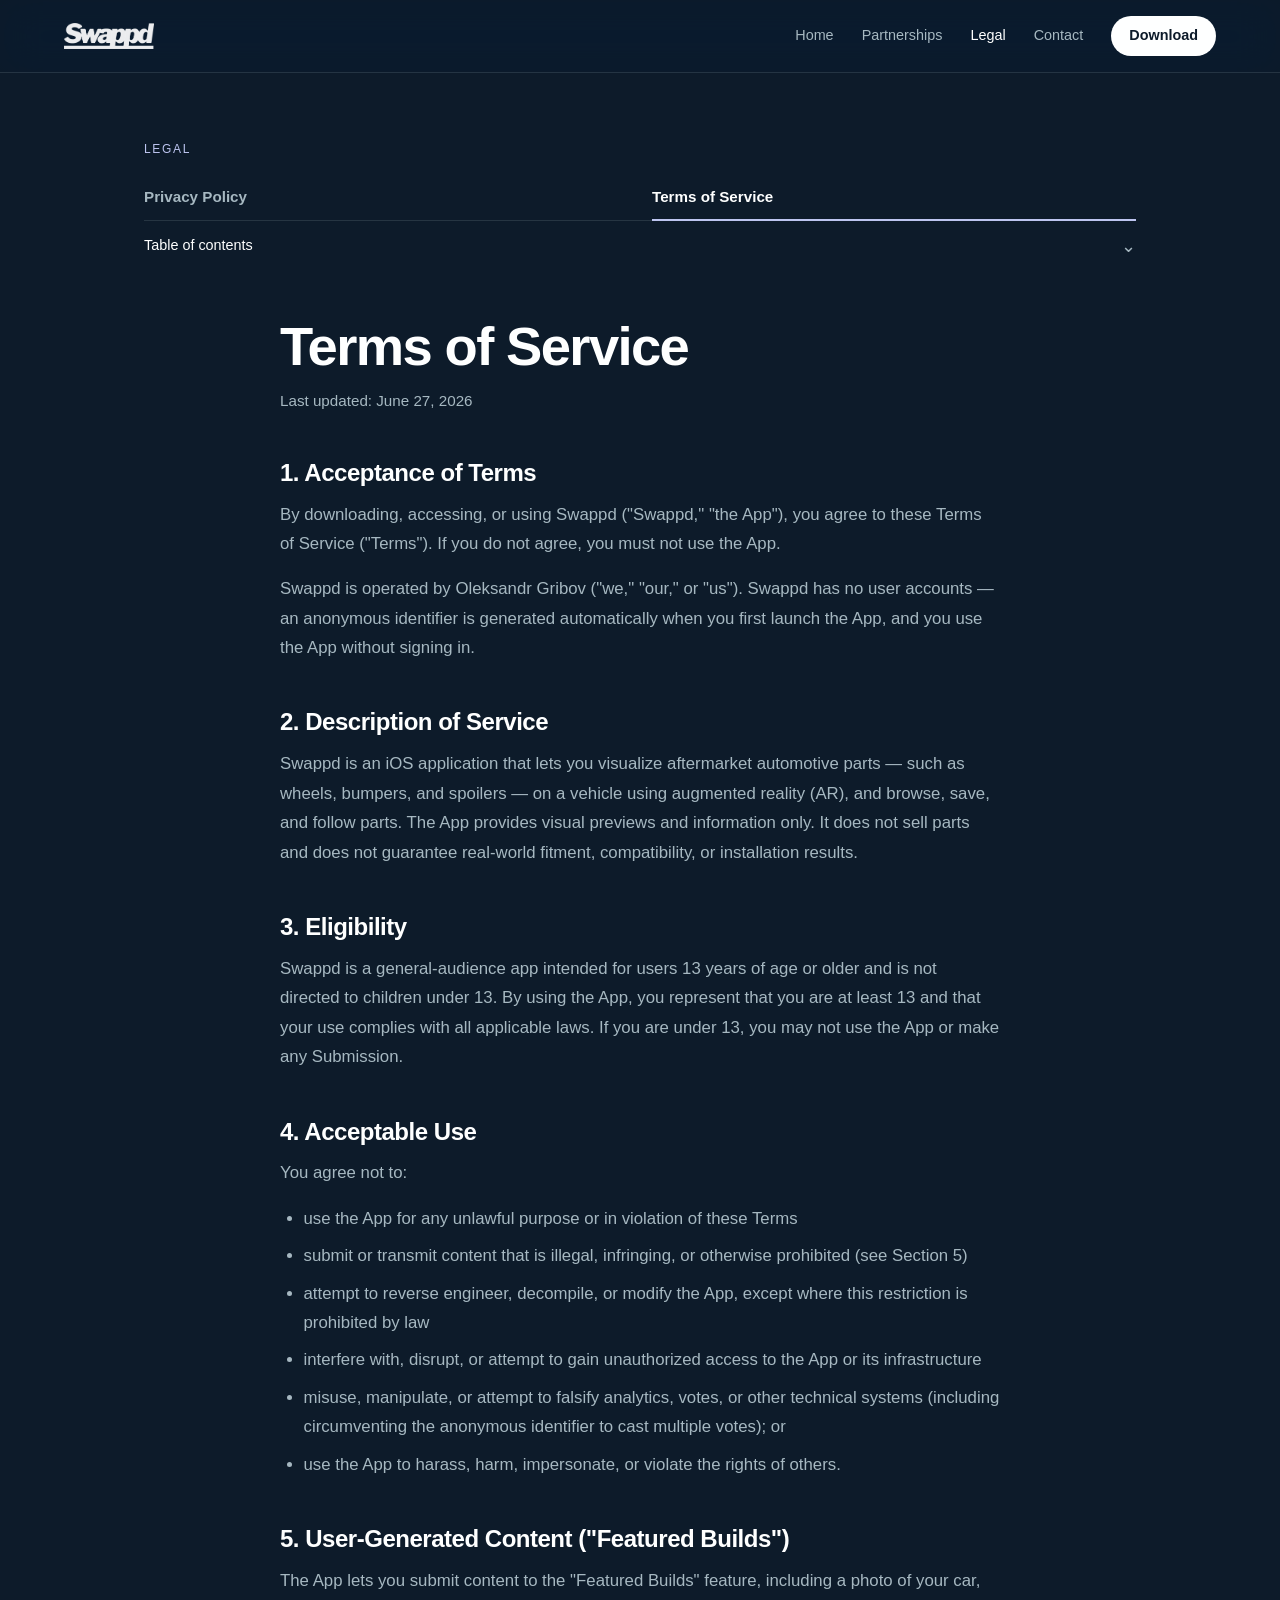
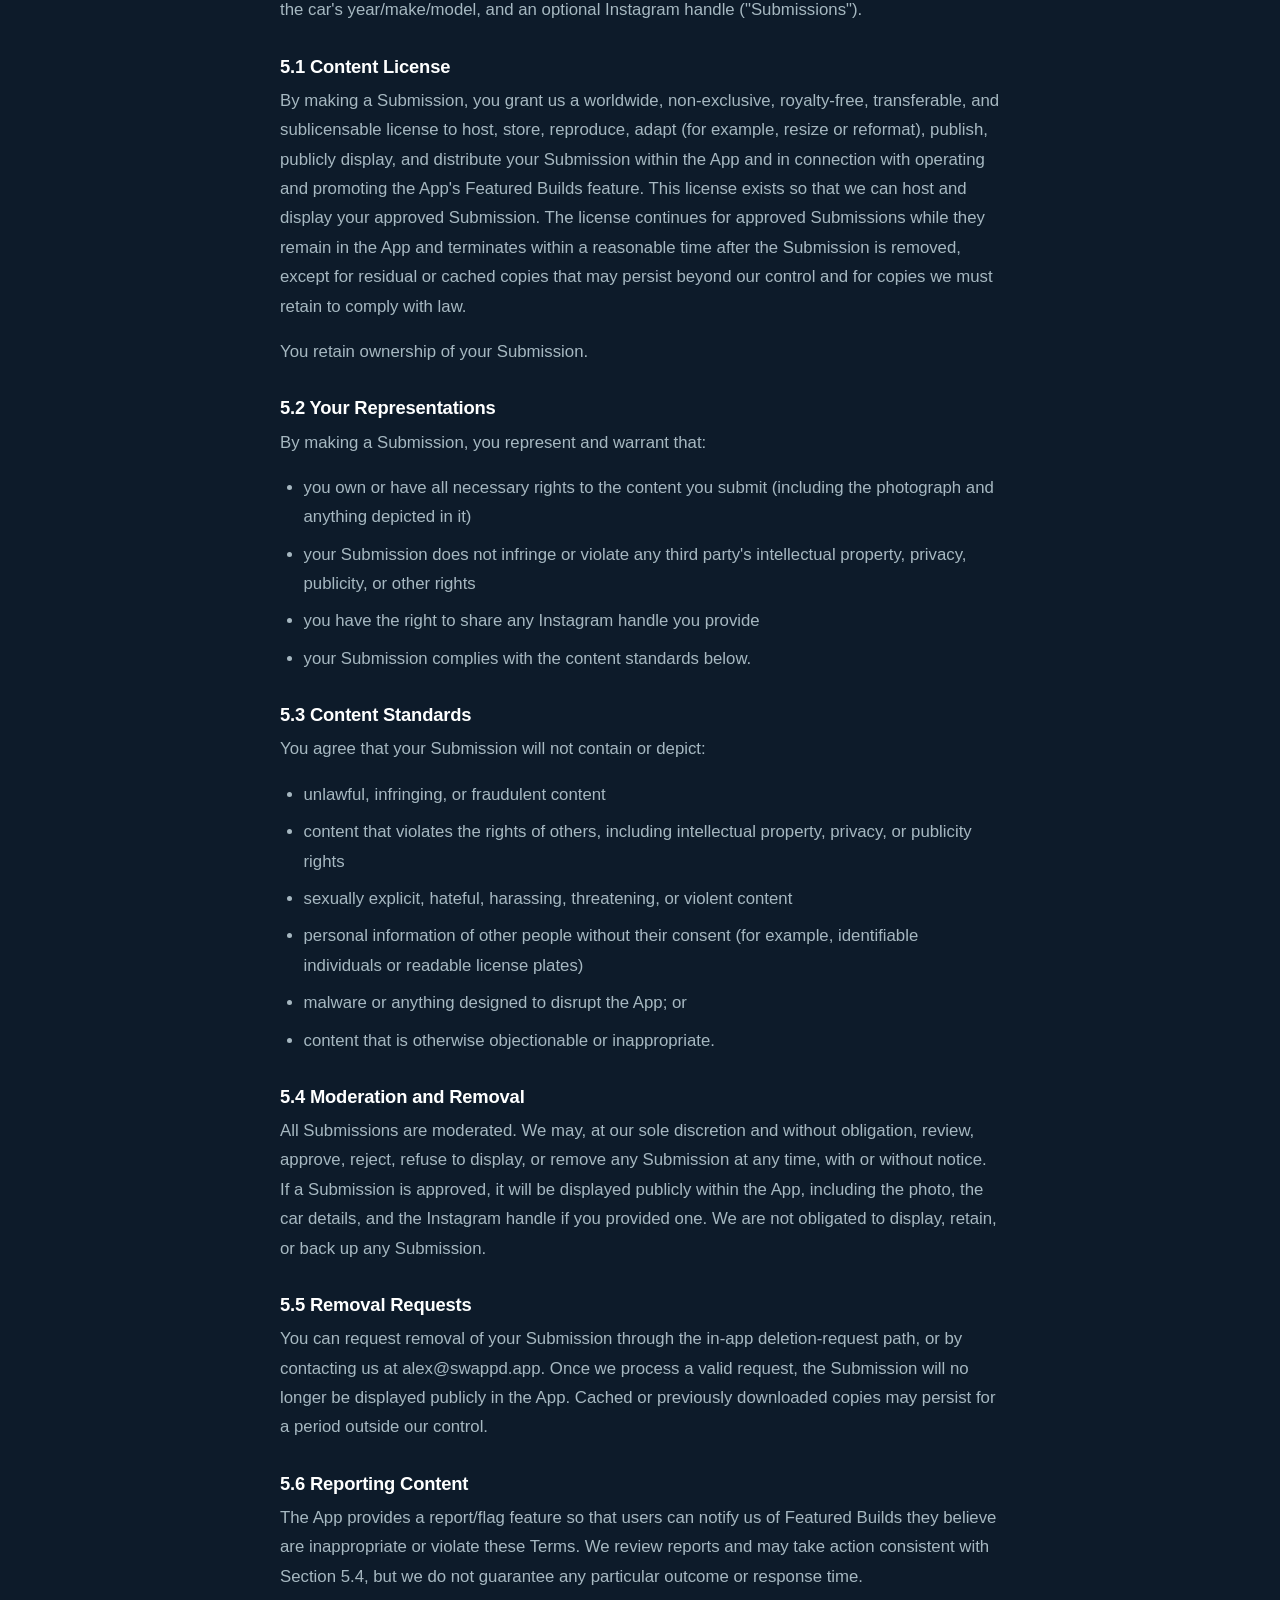
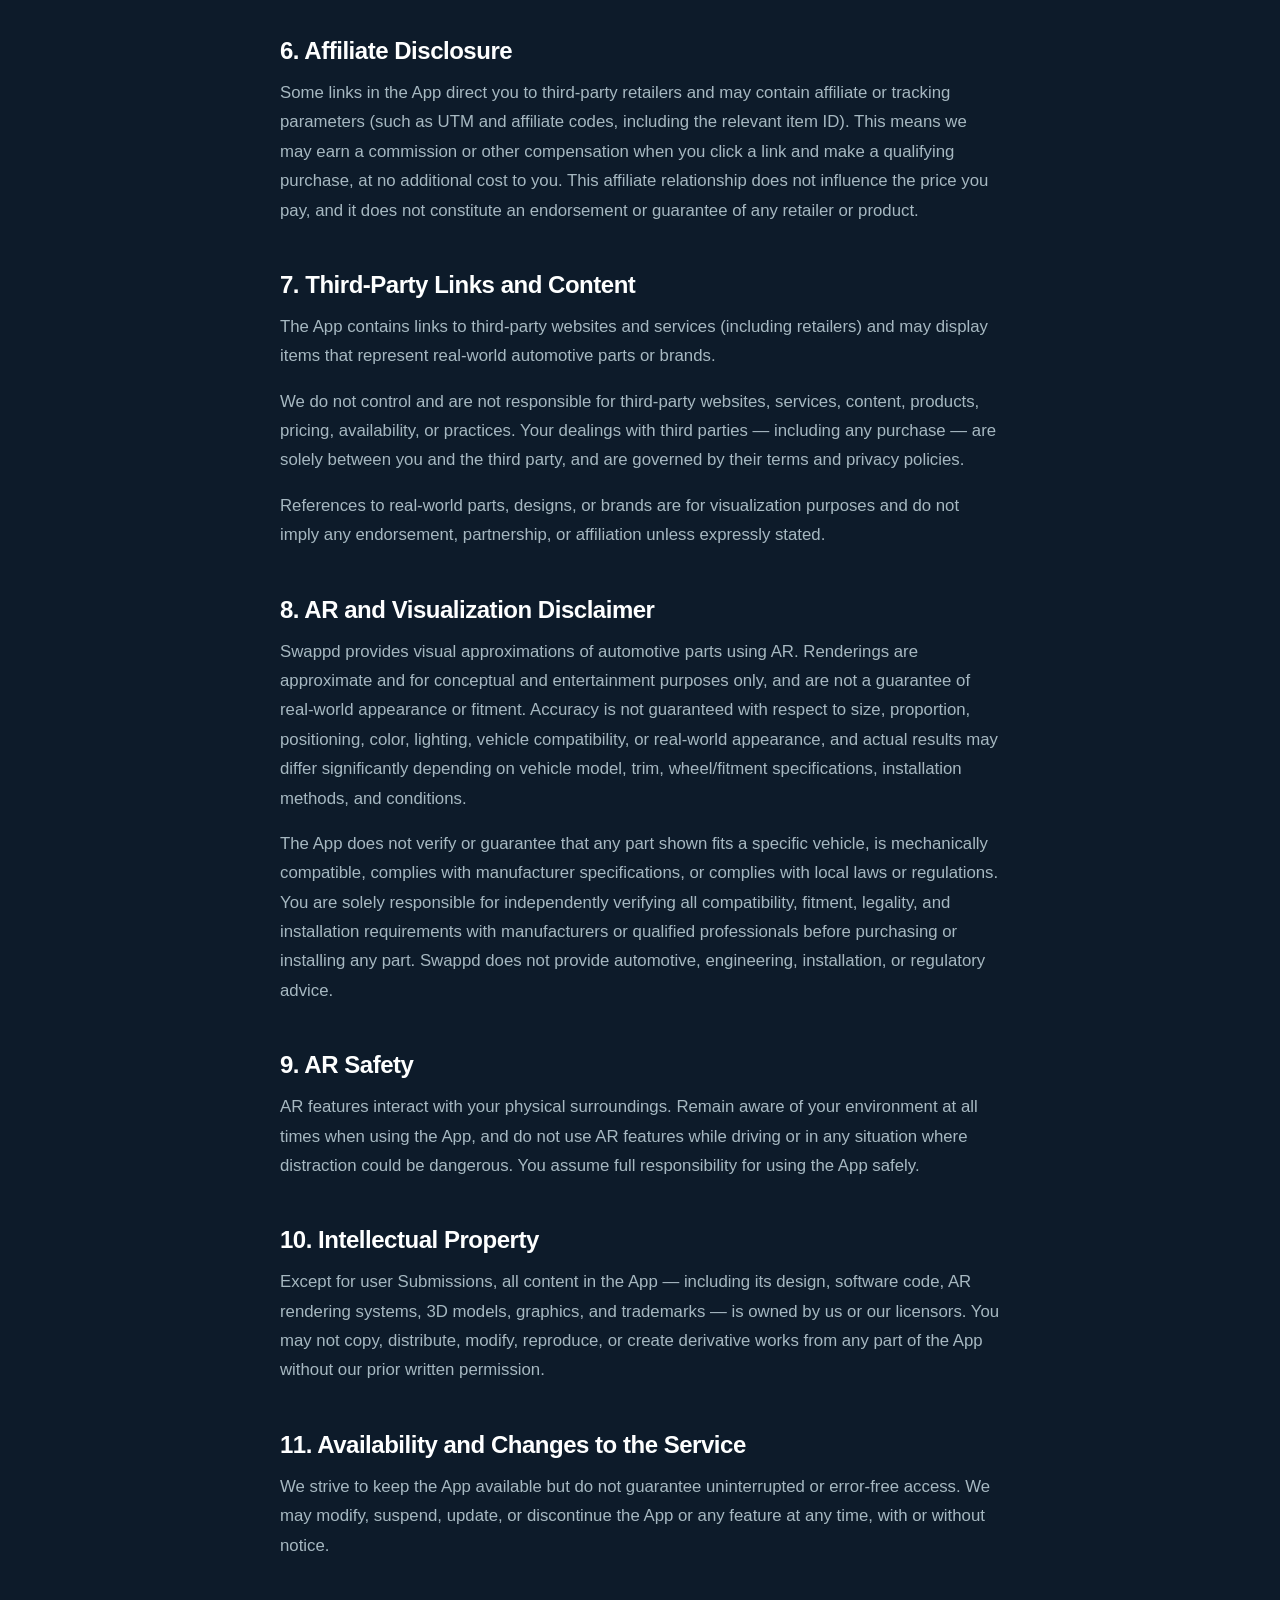
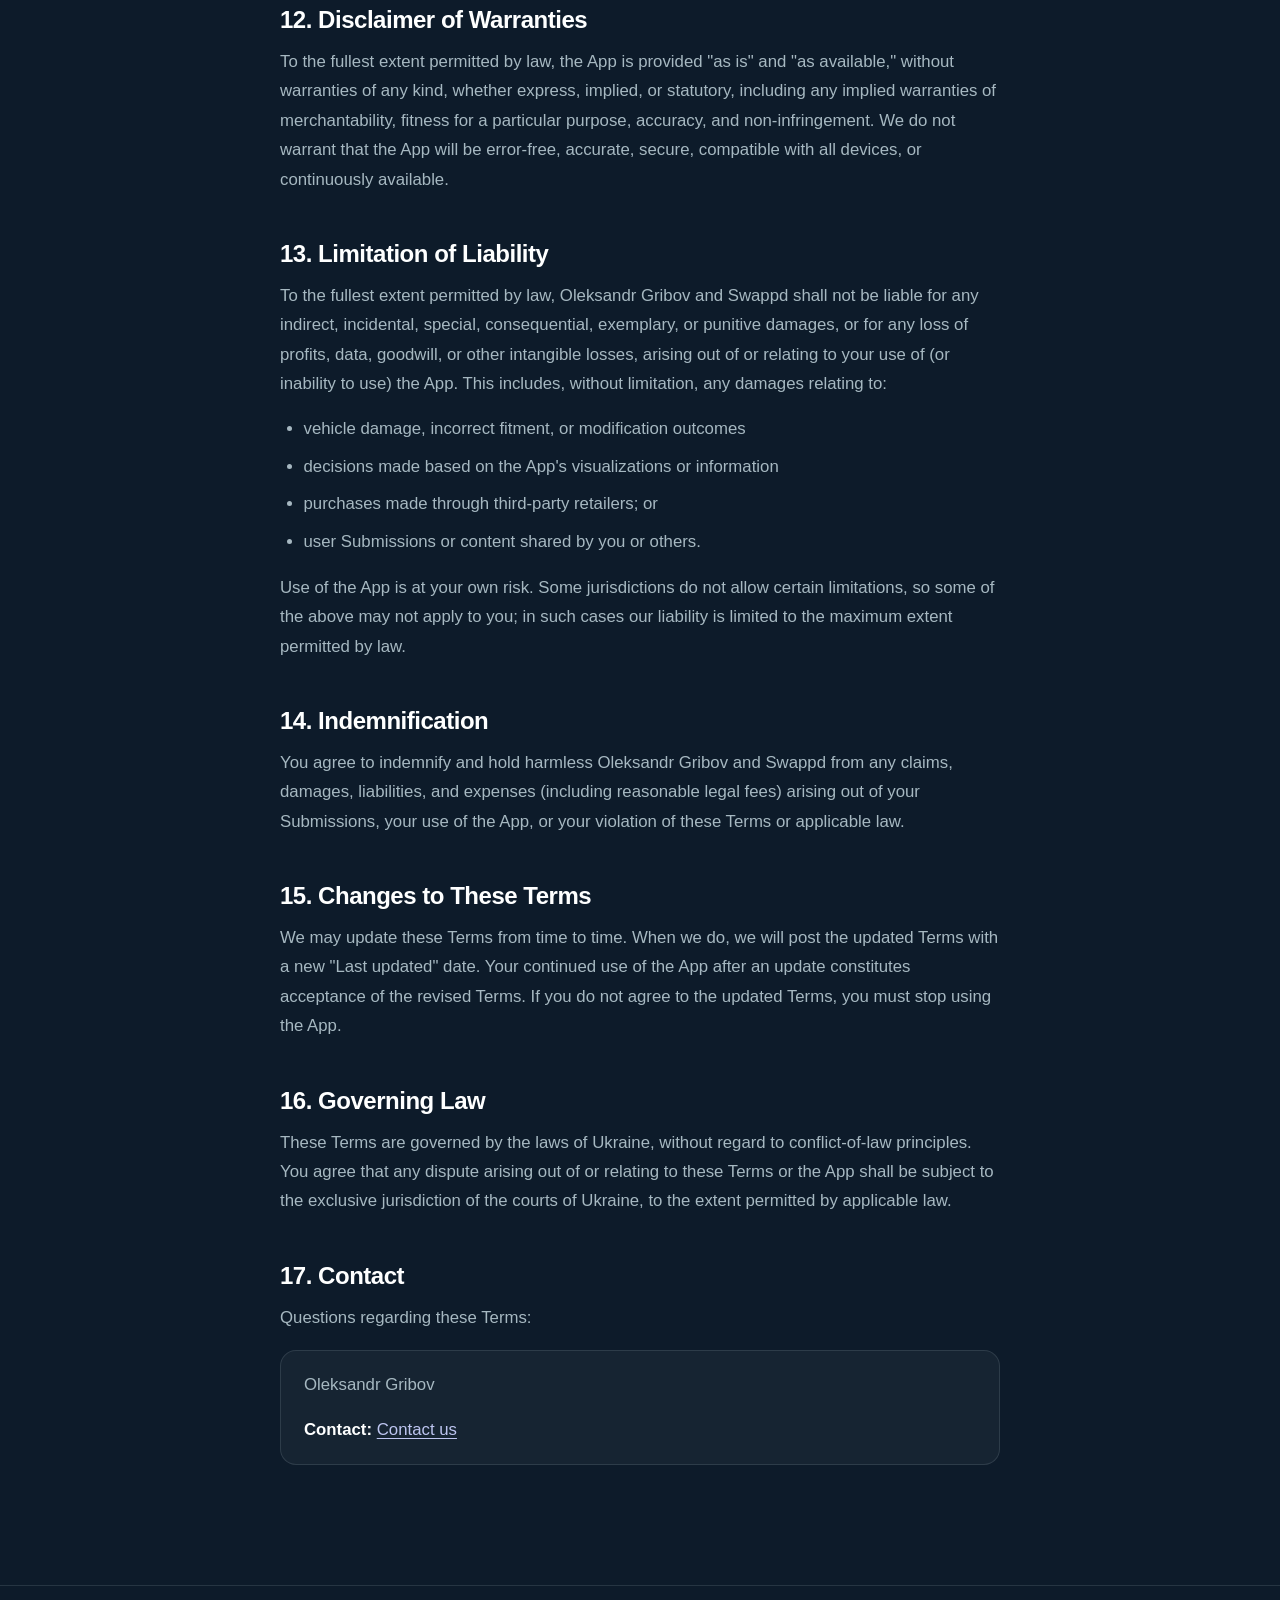
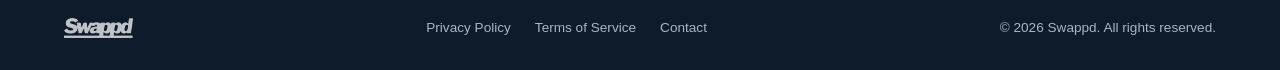
<file: legal/tos/index.html>
<!doctype html>
<html lang="en">
<head>
  <meta charset="utf-8">
  <meta name="viewport" content="width=device-width, initial-scale=1">
  <title>Swappd - Terms of Service</title>
  <meta name="description" content="Terms of Service for Swappd.">
  <meta name="theme-color" content="#0D1B2A">
  <link rel="icon" type="image/svg+xml" href="../../assets/logo-white-favicon.svg">
  <link rel="stylesheet" href="../../styles.css">
</head>
<body>

  <header class="nav">
    <a href="../../" class="nav__brand" aria-label="Swappd home">
      <img src="../../assets/logo-white.png" alt="Swappd">
    </a>
    <nav class="nav__links" aria-label="Primary">
      <a href="../../">Home</a>
      <a href="../../partnerships/">Partnerships</a>
      <a href="../../legal/privacy_policy/" aria-current="page">Legal</a>
      <a href="../../legal/contact-us/">Contact</a>
      <details class="nav__dropdown">
        <summary>Links</summary>
        <div class="nav__dropdown-menu">
          <a href="../../">Home</a>
          <a href="../../partnerships/">Partnerships</a>
          <a href="../../legal/privacy_policy/" aria-current="page">Legal</a>
          <a href="../../legal/contact-us/">Contact</a>
        </div>
      </details>
      <a href="../../download/" class="btn btn--small">Download</a>
    </nav>
  </header>

  <main>
    <section class="legal">
      <aside class="legal__side">
        <nav aria-label="Legal documents">
          <p class="legal__side-label">Legal</p>
          <div class="legal__tabs">
            <a class="legal__doc" href="../privacy_policy/">Privacy Policy</a>
            <a class="legal__doc" href="./" aria-current="page">Terms of Service</a>
          </div>
          <details class="legal__contents">
            <summary>Table of contents</summary>
            <ol class="legal__sections">
              <li><a href="#acceptance-of-terms">Acceptance of Terms</a></li>
              <li><a href="#description-of-service">Description of Service</a></li>
              <li><a href="#eligibility">Eligibility</a></li>
              <li><a href="#acceptable-use">Acceptable Use</a></li>
              <li><a href="#user-generated-content-featured-builds">User-Generated Content (Featured Builds)</a></li>
              <li><a href="#affiliate-disclosure">Affiliate Disclosure</a></li>
              <li><a href="#third-party-links-and-content">Third-Party Links and Content</a></li>
              <li><a href="#ar-and-visualization-disclaimer">AR and Visualization Disclaimer</a></li>
              <li><a href="#ar-safety">AR Safety</a></li>
              <li><a href="#intellectual-property">Intellectual Property</a></li>
              <li><a href="#availability-and-changes-to-the-service">Availability and Changes to the Service</a></li>
              <li><a href="#disclaimer-of-warranties">Disclaimer of Warranties</a></li>
              <li><a href="#limitation-of-liability">Limitation of Liability</a></li>
              <li><a href="#indemnification">Indemnification</a></li>
              <li><a href="#changes-to-these-terms">Changes to These Terms</a></li>
              <li><a href="#governing-law">Governing Law</a></li>
              <li><a href="#contact">Contact</a></li>
            </ol>
          </details>
        </nav>
      </aside>
      <div class="legal__main">
      <h1>Terms of Service</h1>
      <p class="legal__updated">Last updated: June 27, 2026</p>
      <div class="legal__body">
<div class="legal__toc">
                <h2>Table of Contents</h2>
                <ol>
                    <li><a href="#acceptance-of-terms">Acceptance of Terms</a></li>
                    <li><a href="#description-of-service">Description of Service</a></li>
                    <li><a href="#eligibility">Eligibility</a></li>
                    <li><a href="#acceptable-use">Acceptable Use</a></li>
                    <li><a href="#user-generated-content-featured-builds">User-Generated Content (&quot;Featured Builds&quot;)</a></li>
                    <li><a href="#affiliate-disclosure">Affiliate Disclosure</a></li>
                    <li><a href="#third-party-links-and-content">Third-Party Links and Content</a></li>
                    <li><a href="#ar-and-visualization-disclaimer">AR and Visualization Disclaimer</a></li>
                    <li><a href="#ar-safety">AR Safety</a></li>
                    <li><a href="#intellectual-property">Intellectual Property</a></li>
                    <li><a href="#availability-and-changes-to-the-service">Availability and Changes to the Service</a></li>
                    <li><a href="#disclaimer-of-warranties">Disclaimer of Warranties</a></li>
                    <li><a href="#limitation-of-liability">Limitation of Liability</a></li>
                    <li><a href="#indemnification">Indemnification</a></li>
                    <li><a href="#changes-to-these-terms">Changes to These Terms</a></li>
                    <li><a href="#governing-law">Governing Law</a></li>
                    <li><a href="#contact">Contact</a></li>
                </ol>
            </div>
            <div class="legal__section" id="acceptance-of-terms">
                <h2>1. Acceptance of Terms</h2>
                <p>By downloading, accessing, or using Swappd (&quot;Swappd,&quot; &quot;the App&quot;), you agree to these Terms of Service (&quot;Terms&quot;). If you do not agree, you must not use the App.</p>
                <p>Swappd is operated by Oleksandr Gribov (&quot;we,&quot; &quot;our,&quot; or &quot;us&quot;). Swappd has no user accounts — an anonymous identifier is generated automatically when you first launch the App, and you use the App without signing in.</p>
            </div>
            <div class="legal__section" id="description-of-service">
                <h2>2. Description of Service</h2>
                <p>Swappd is an iOS application that lets you visualize aftermarket automotive parts — such as wheels, bumpers, and spoilers — on a vehicle using augmented reality (AR), and browse, save, and follow parts. The App provides visual previews and information only. It does not sell parts and does not guarantee real-world fitment, compatibility, or installation results.</p>
            </div>
            <div class="legal__section" id="eligibility">
                <h2>3. Eligibility</h2>
                <p>Swappd is a general-audience app intended for users 13 years of age or older and is not directed to children under 13. By using the App, you represent that you are at least 13 and that your use complies with all applicable laws. If you are under 13, you may not use the App or make any Submission.</p>
            </div>
            <div class="legal__section" id="acceptable-use">
                <h2>4. Acceptable Use</h2>
                <p>You agree not to:</p>
                <ul>
                    <li>use the App for any unlawful purpose or in violation of these Terms</li>
                    <li>submit or transmit content that is illegal, infringing, or otherwise prohibited (see Section 5)</li>
                    <li>attempt to reverse engineer, decompile, or modify the App, except where this restriction is prohibited by law</li>
                    <li>interfere with, disrupt, or attempt to gain unauthorized access to the App or its infrastructure</li>
                    <li>misuse, manipulate, or attempt to falsify analytics, votes, or other technical systems (including circumventing the anonymous identifier to cast multiple votes); or</li>
                    <li>use the App to harass, harm, impersonate, or violate the rights of others.</li>
                </ul>
            </div>
            <div class="legal__section" id="user-generated-content-featured-builds">
                <h2>5. User-Generated Content (&quot;Featured Builds&quot;)</h2>
                <p>The App lets you submit content to the &quot;Featured Builds&quot; feature, including a photo of your car, the car&#x27;s year/make/model, and an optional Instagram handle (&quot;Submissions&quot;).</p>
                <h3>5.1 Content License</h3>
                <p>By making a Submission, you grant us a worldwide, non-exclusive, royalty-free, transferable, and sublicensable license to host, store, reproduce, adapt (for example, resize or reformat), publish, publicly display, and distribute your Submission within the App and in connection with operating and promoting the App&#x27;s Featured Builds feature. This license exists so that we can host and display your approved Submission. The license continues for approved Submissions while they remain in the App and terminates within a reasonable time after the Submission is removed, except for residual or cached copies that may persist beyond our control and for copies we must retain to comply with law.</p>
                <p>You retain ownership of your Submission.</p>
                <h3>5.2 Your Representations</h3>
                <p>By making a Submission, you represent and warrant that:</p>
                <ul>
                    <li>you own or have all necessary rights to the content you submit (including the photograph and anything depicted in it)</li>
                    <li>your Submission does not infringe or violate any third party&#x27;s intellectual property, privacy, publicity, or other rights</li>
                    <li>you have the right to share any Instagram handle you provide</li>
                    <li>your Submission complies with the content standards below.</li>
                </ul>
                <h3>5.3 Content Standards</h3>
                <p>You agree that your Submission will not contain or depict:</p>
                <ul>
                    <li>unlawful, infringing, or fraudulent content</li>
                    <li>content that violates the rights of others, including intellectual property, privacy, or publicity rights</li>
                    <li>sexually explicit, hateful, harassing, threatening, or violent content</li>
                    <li>personal information of other people without their consent (for example, identifiable individuals or readable license plates)</li>
                    <li>malware or anything designed to disrupt the App; or</li>
                    <li>content that is otherwise objectionable or inappropriate.</li>
                </ul>
                <h3>5.4 Moderation and Removal</h3>
                <p>All Submissions are moderated. We may, at our sole discretion and without obligation, review, approve, reject, refuse to display, or remove any Submission at any time, with or without notice. If a Submission is approved, it will be displayed publicly within the App, including the photo, the car details, and the Instagram handle if you provided one. We are not obligated to display, retain, or back up any Submission.</p>
                <h3>5.5 Removal Requests</h3>
                <p>You can request removal of your Submission through the in-app deletion-request path, or by contacting us at alex@swappd.app. Once we process a valid request, the Submission will no longer be displayed publicly in the App. Cached or previously downloaded copies may persist for a period outside our control.</p>
                <h3>5.6 Reporting Content</h3>
                <p>The App provides a report/flag feature so that users can notify us of Featured Builds they believe are inappropriate or violate these Terms. We review reports and may take action consistent with Section 5.4, but we do not guarantee any particular outcome or response time.</p>
            </div>
            <div class="legal__section" id="affiliate-disclosure">
                <h2>6. Affiliate Disclosure</h2>
                <p>Some links in the App direct you to third-party retailers and may contain affiliate or tracking parameters (such as UTM and affiliate codes, including the relevant item ID). This means we may earn a commission or other compensation when you click a link and make a qualifying purchase, at no additional cost to you. This affiliate relationship does not influence the price you pay, and it does not constitute an endorsement or guarantee of any retailer or product.</p>
            </div>
            <div class="legal__section" id="third-party-links-and-content">
                <h2>7. Third-Party Links and Content</h2>
                <p>The App contains links to third-party websites and services (including retailers) and may display items that represent real-world automotive parts or brands.</p>
                <p>We do not control and are not responsible for third-party websites, services, content, products, pricing, availability, or practices. Your dealings with third parties — including any purchase — are solely between you and the third party, and are governed by their terms and privacy policies.</p>
                <p>References to real-world parts, designs, or brands are for visualization purposes and do not imply any endorsement, partnership, or affiliation unless expressly stated.</p>
            </div>
            <div class="legal__section" id="ar-and-visualization-disclaimer">
                <h2>8. AR and Visualization Disclaimer</h2>
                <p>Swappd provides visual approximations of automotive parts using AR. Renderings are approximate and for conceptual and entertainment purposes only, and are not a guarantee of real-world appearance or fitment. Accuracy is not guaranteed with respect to size, proportion, positioning, color, lighting, vehicle compatibility, or real-world appearance, and actual results may differ significantly depending on vehicle model, trim, wheel/fitment specifications, installation methods, and conditions.</p>
                <p>The App does not verify or guarantee that any part shown fits a specific vehicle, is mechanically compatible, complies with manufacturer specifications, or complies with local laws or regulations. You are solely responsible for independently verifying all compatibility, fitment, legality, and installation requirements with manufacturers or qualified professionals before purchasing or installing any part. Swappd does not provide automotive, engineering, installation, or regulatory advice.</p>
            </div>
            <div class="legal__section" id="ar-safety">
                <h2>9. AR Safety</h2>
                <p>AR features interact with your physical surroundings. Remain aware of your environment at all times when using the App, and do not use AR features while driving or in any situation where distraction could be dangerous. You assume full responsibility for using the App safely.</p>
            </div>
            <div class="legal__section" id="intellectual-property">
                <h2>10. Intellectual Property</h2>
                <p>Except for user Submissions, all content in the App — including its design, software code, AR rendering systems, 3D models, graphics, and trademarks — is owned by us or our licensors. You may not copy, distribute, modify, reproduce, or create derivative works from any part of the App without our prior written permission.</p>
            </div>
            <div class="legal__section" id="availability-and-changes-to-the-service">
                <h2>11. Availability and Changes to the Service</h2>
                <p>We strive to keep the App available but do not guarantee uninterrupted or error-free access. We may modify, suspend, update, or discontinue the App or any feature at any time, with or without notice.</p>
            </div>
            <div class="legal__section" id="disclaimer-of-warranties">
                <h2>12. Disclaimer of Warranties</h2>
                <p>To the fullest extent permitted by law, the App is provided &quot;as is&quot; and &quot;as available,&quot; without warranties of any kind, whether express, implied, or statutory, including any implied warranties of merchantability, fitness for a particular purpose, accuracy, and non-infringement. We do not warrant that the App will be error-free, accurate, secure, compatible with all devices, or continuously available.</p>
            </div>
            <div class="legal__section" id="limitation-of-liability">
                <h2>13. Limitation of Liability</h2>
                <p>To the fullest extent permitted by law, Oleksandr Gribov and Swappd shall not be liable for any indirect, incidental, special, consequential, exemplary, or punitive damages, or for any loss of profits, data, goodwill, or other intangible losses, arising out of or relating to your use of (or inability to use) the App. This includes, without limitation, any damages relating to:</p>
                <ul>
                    <li>vehicle damage, incorrect fitment, or modification outcomes</li>
                    <li>decisions made based on the App&#x27;s visualizations or information</li>
                    <li>purchases made through third-party retailers; or</li>
                    <li>user Submissions or content shared by you or others.</li>
                </ul>
                <p>Use of the App is at your own risk. Some jurisdictions do not allow certain limitations, so some of the above may not apply to you; in such cases our liability is limited to the maximum extent permitted by law.</p>
            </div>
            <div class="legal__section" id="indemnification">
                <h2>14. Indemnification</h2>
                <p>You agree to indemnify and hold harmless Oleksandr Gribov and Swappd from any claims, damages, liabilities, and expenses (including reasonable legal fees) arising out of your Submissions, your use of the App, or your violation of these Terms or applicable law.</p>
            </div>
            <div class="legal__section" id="changes-to-these-terms">
                <h2>15. Changes to These Terms</h2>
                <p>We may update these Terms from time to time. When we do, we will post the updated Terms with a new &quot;Last updated&quot; date. Your continued use of the App after an update constitutes acceptance of the revised Terms. If you do not agree to the updated Terms, you must stop using the App.</p>
            </div>
            <div class="legal__section" id="governing-law">
                <h2>16. Governing Law</h2>
                <p>These Terms are governed by the laws of Ukraine, without regard to conflict-of-law principles. You agree that any dispute arising out of or relating to these Terms or the App shall be subject to the exclusive jurisdiction of the courts of Ukraine, to the extent permitted by applicable law.</p>
            </div>
            <div class="legal__section" id="contact">
                <h2>17. Contact</h2>
                <p>Questions regarding these Terms:</p>
                <div class="legal__contact">
                    <p>Oleksandr Gribov</p>
                    <p><strong>Contact:</strong> <a href="../contact-us/">Contact us</a></p>
                </div>
            </div>
      </div>
      </div>
    </section>
  </main>

  <footer class="footer">
    <img src="../../assets/logo-white.png" alt="Swappd">
    <nav class="footer__links" aria-label="Legal">
      <a href="../../legal/privacy_policy/">Privacy Policy</a>
      <a href="../../legal/tos/">Terms of Service</a>
      <a href="../../legal/contact-us/">Contact</a>
    </nav>
    <p>&copy; 2026 Swappd. All rights reserved.</p>
  </footer>

  <script src="../../main.js"></script>
</body>
</html>
</file>
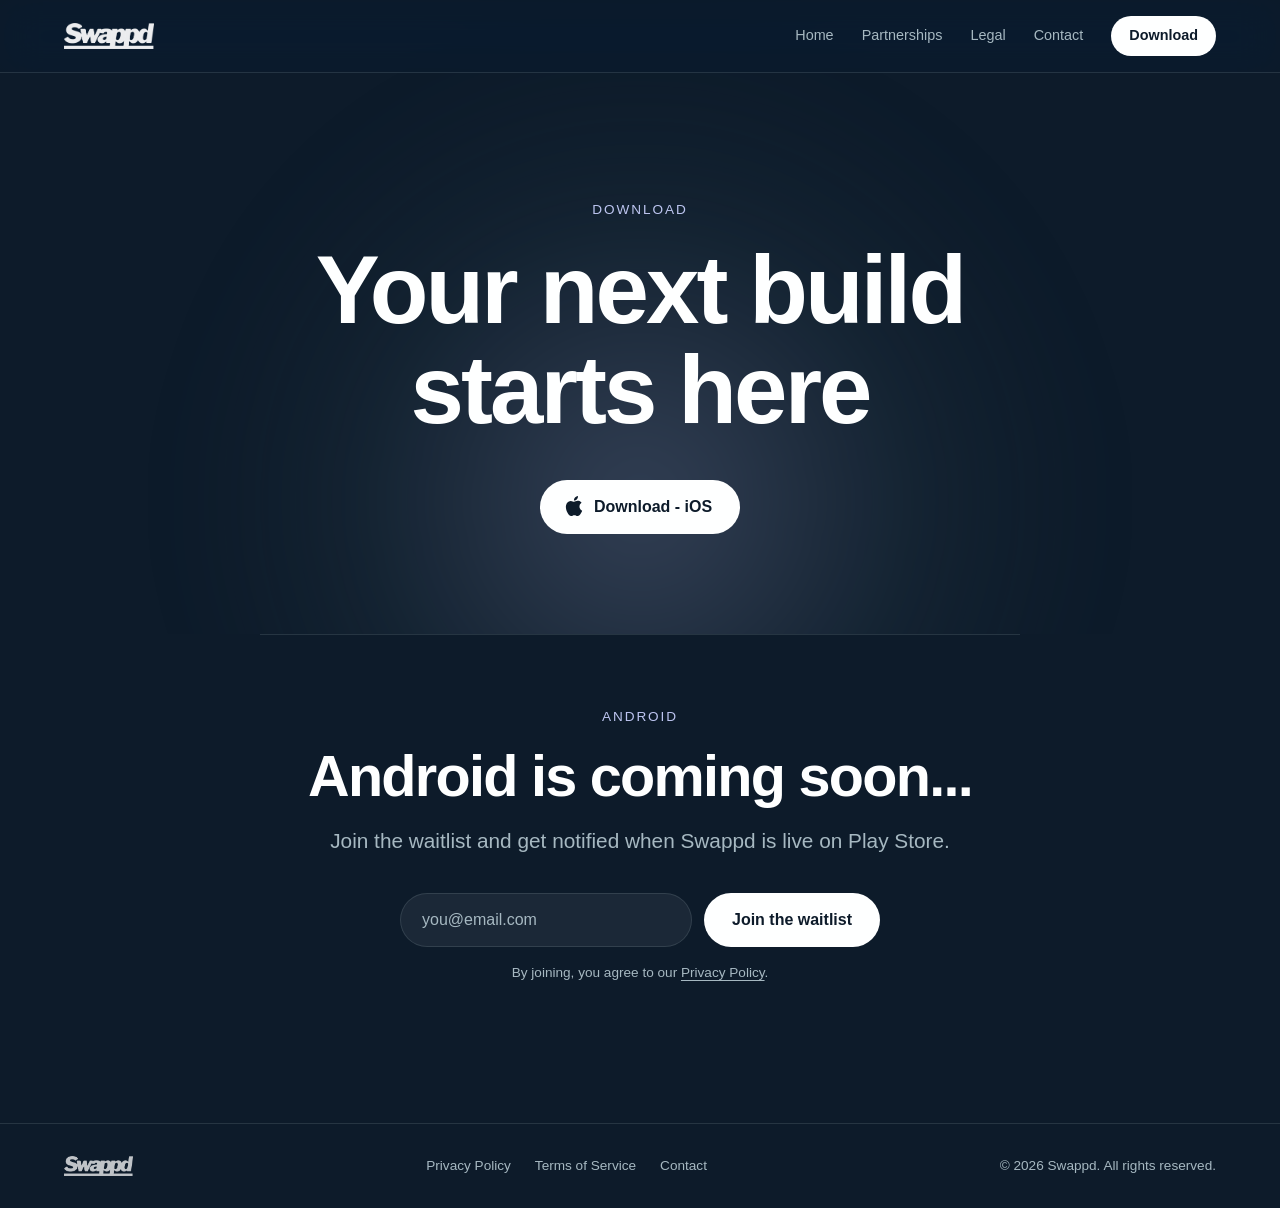
<file: download.html>
<!doctype html>
<html lang="en">
<head>
  <meta charset="utf-8">
  <meta name="viewport" content="width=device-width, initial-scale=1">
  <title>Swappd - Download</title>
  <meta name="description" content="Download Swappd for iPhone.">
  <meta name="theme-color" content="#0D1B2A">
  <link rel="icon" href="assets/logo-white.png">
  <link rel="stylesheet" href="styles.css">
</head>
<body>

  <header class="nav">
    <a href="index.html" class="nav__brand" aria-label="Swappd home">
      <img src="assets/logo-white.png" alt="Swappd">
    </a>
    <nav class="nav__links" aria-label="Primary">
      <a href="index.html">Home</a>
      <a href="partnerships.html">Partnerships</a>
      <a href="legal/privacy_policy/">Legal</a>
      <a href="legal/contact-us/">Contact</a>
      <a href="download.html" class="btn btn--small" aria-current="page">Download</a>
    </nav>
  </header>

  <main>
    <section class="page-hero">
      <div class="hero__glow" aria-hidden="true"></div>
      <div class="reveal page-hero__copy">
        <p class="eyebrow">Download</p>
        <h1>Your next build starts here</h1>
        <div class="hero__cta">
          <a href="https://apps.apple.com/us/app/swappd-custom-wheels-kits/id6758308353" class="btn btn--store" rel="noopener"><svg viewBox="0 0 24 24" aria-hidden="true"><path fill="currentColor" d="M12.152 6.896c-.948 0-2.415-1.078-3.96-1.04-2.04.027-3.91 1.183-4.961 3.014-2.117 3.675-.546 9.103 1.519 12.09 1.013 1.454 2.208 3.09 3.792 3.039 1.52-.065 2.09-.987 3.935-.987 1.831 0 2.35.987 3.96.948 1.637-.026 2.676-1.48 3.676-2.948 1.156-1.688 1.636-3.325 1.662-3.415-.039-.013-3.182-1.221-3.22-4.857-.026-3.04 2.48-4.494 2.597-4.559-1.429-2.09-3.623-2.324-4.39-2.376-2-.156-3.675 1.09-4.61 1.09zM15.53 3.83c.843-1.012 1.4-2.427 1.245-3.83-1.207.052-2.662.805-3.532 1.818-.78.896-1.454 2.338-1.273 3.714 1.338.104 2.715-.688 3.559-1.701"/></svg>Download - iOS</a>
        </div>
      </div>
    </section>

    <section class="waitlist">
      <div class="waitlist__card reveal">
        <p class="eyebrow">Android</p>
        <h2>Android is coming soon...</h2>
        <p class="lede">Join the waitlist and get notified when Swappd is live on Play Store.</p>
        <form class="waitlist__form" action="#" method="post">
          <label class="sr-only" for="waitlist-email">Email address</label>
          <input id="waitlist-email" type="email" name="email" placeholder="you@email.com" autocomplete="email" required>
          <button type="submit" class="btn">Join the waitlist</button>
        </form>
        <p class="waitlist__consent">By joining, you agree to our <a href="legal/privacy_policy/">Privacy Policy</a>.</p>
      </div>
    </section>

  </main>

  <footer class="footer">
    <img src="assets/logo-white.png" alt="Swappd">
    <nav class="footer__links" aria-label="Legal">
      <a href="legal/privacy_policy/">Privacy Policy</a>
      <a href="legal/tos/">Terms of Service</a>
      <a href="legal/contact-us/">Contact</a>
    </nav>
    <p>&copy; 2026 Swappd. All rights reserved.</p>
  </footer>

  <script src="main.js"></script>
</body>
</html>
</file>
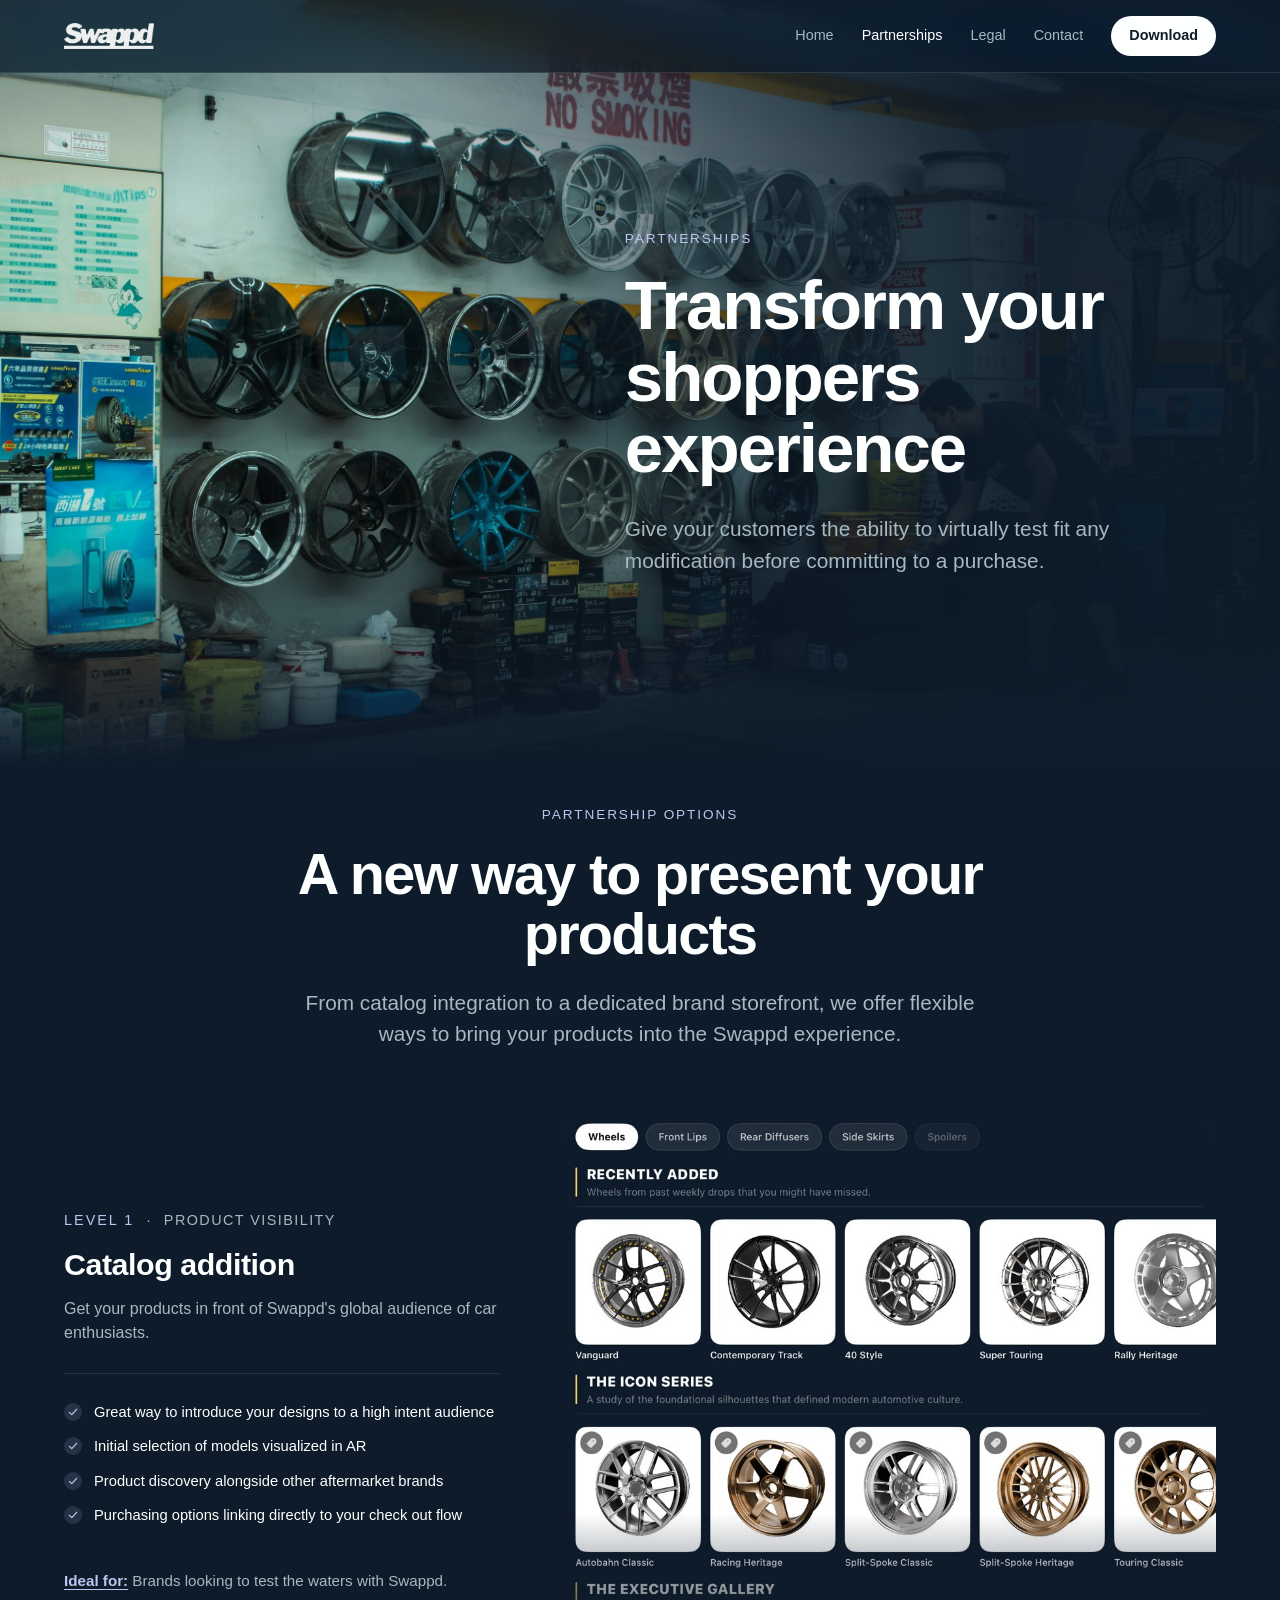
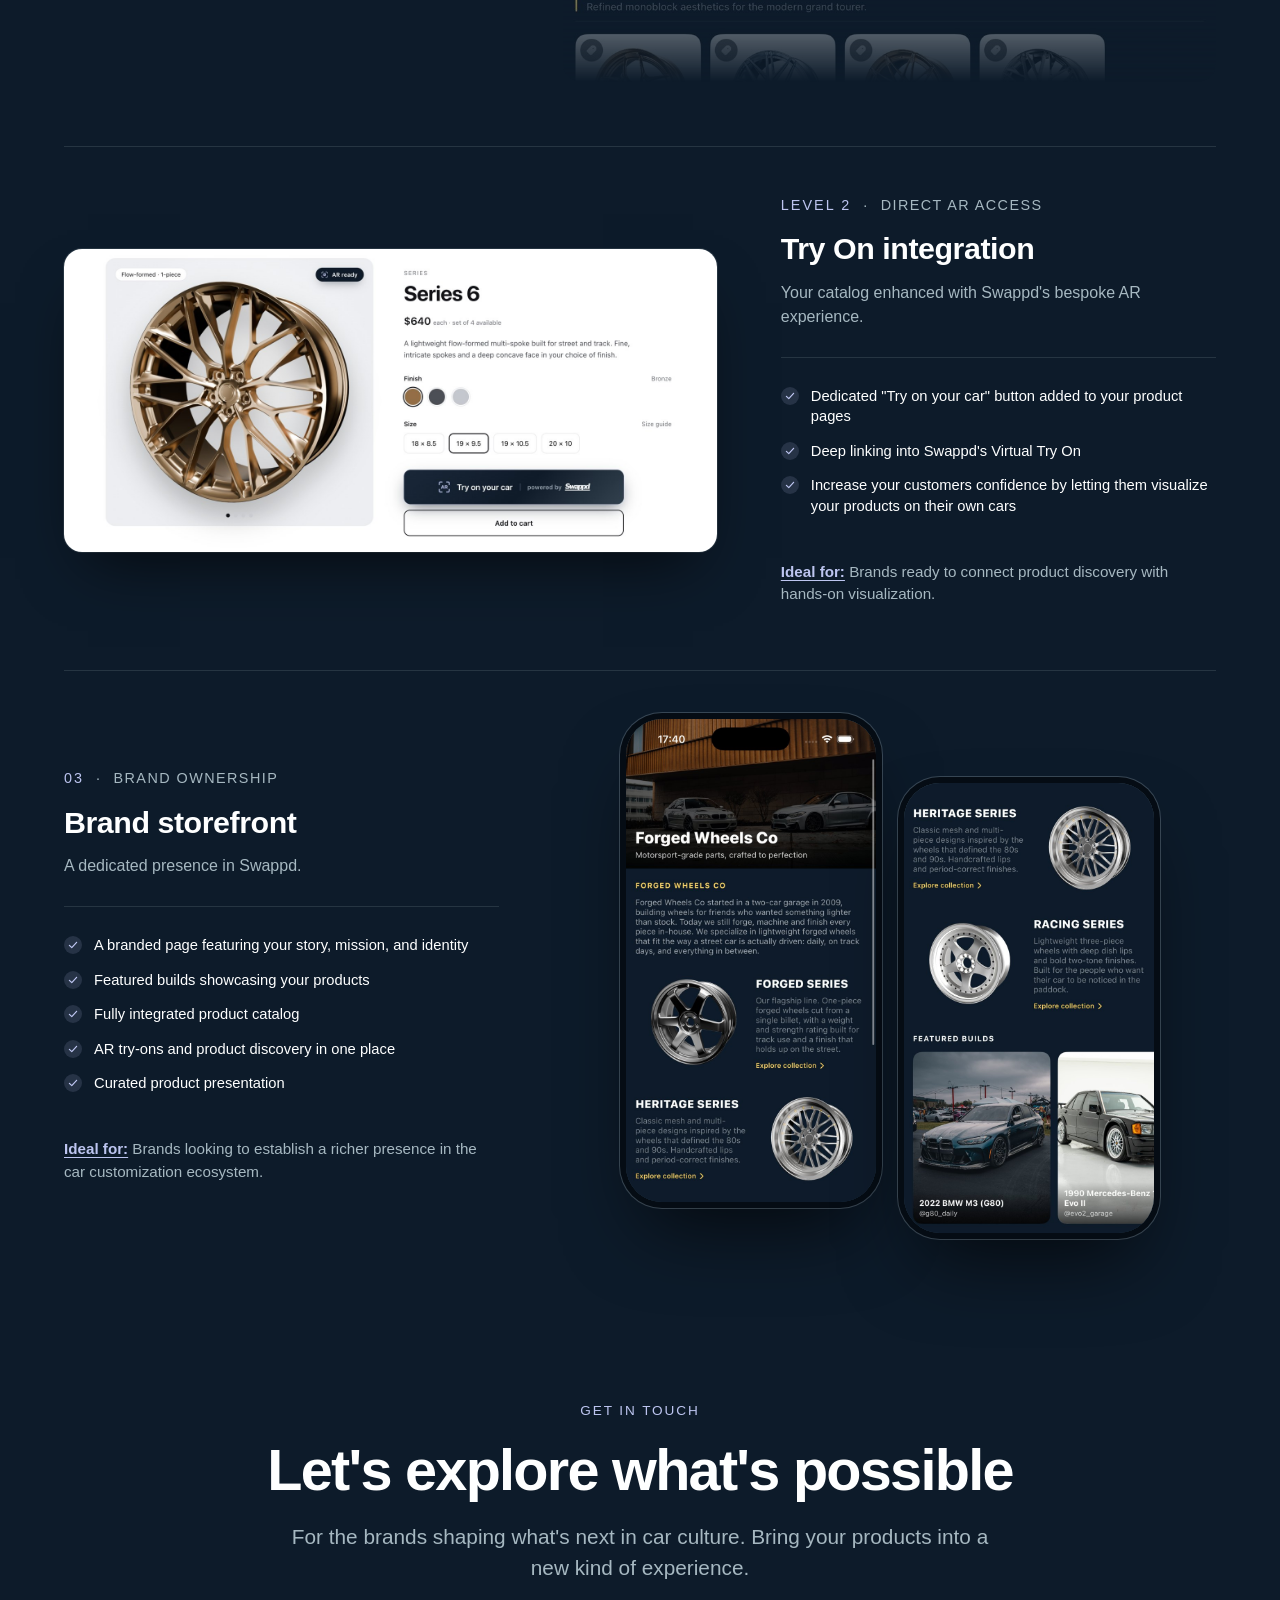
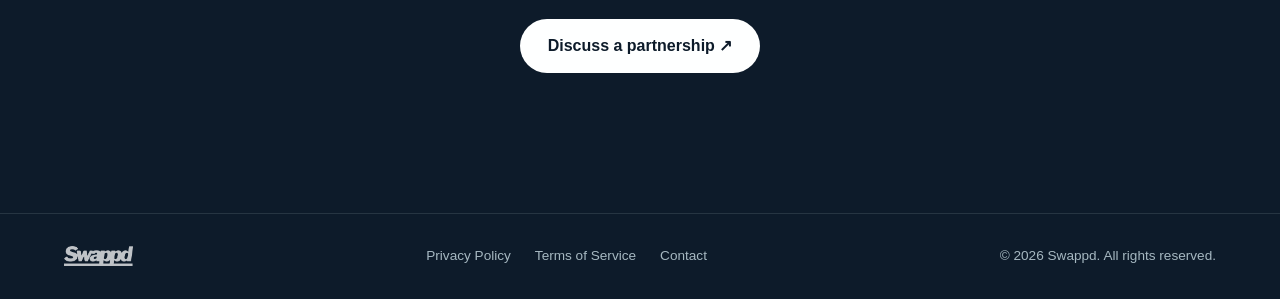
<file: partnerships.html>
<!doctype html>
<html lang="en">
<head>
  <meta charset="utf-8">
  <meta name="viewport" content="width=device-width, initial-scale=1">
  <title>Swappd - Partnerships</title>
  <meta name="description" content="Partner with Swappd: catalog onboarding, website Try On, and brand storefronts.">
  <meta name="theme-color" content="#0D1B2A">
  <link rel="icon" href="assets/logo-white.png">
  <link rel="stylesheet" href="styles.css">
</head>
<body>

  <header class="nav">
    <a href="index.html" class="nav__brand" aria-label="Swappd home">
      <img src="assets/logo-white.png" alt="Swappd">
    </a>
    <nav class="nav__links" aria-label="Primary">
      <a href="index.html">Home</a>
      <a href="partnerships.html" aria-current="page">Partnerships</a>
      <a href="legal/privacy_policy/">Legal</a>
      <a href="legal/contact-us/">Contact</a>
      <a href="download.html" class="btn btn--small">Download</a>
    </nav>
  </header>

  <main>
    <section class="page-hero page-hero--image">
      <div class="reveal page-hero__copy">
        <p class="eyebrow">Partnerships</p>
        <h1>Transform your shoppers experience</h1>
        <p class="lede">Give your customers the ability to virtually test fit any modification before committing to a purchase.</p>
      </div>
    </section>

    <section class="pricing">
      <div class="pricing__head reveal">
        <p class="eyebrow">Partnership options</p>
        <h2>A new way to present your products</h2>
        <p class="lede">From catalog integration to a dedicated brand storefront, we offer flexible ways to bring your products into the Swappd experience.</p>
      </div>
      <div class="pricing__list">
        <article class="tier tier--media reveal">
          <div class="tier__body">
          <div class="tier__main">
          <p class="tier__num">Level 1<span>Product Visibility</span></p>
          <h3>Catalog addition</h3>
          <p class="tier__desc">Get your products in front of Swappd's global audience of car enthusiasts.</p>
          </div>
          <ul class="tier__list">
            <li><svg viewBox="0 0 20 20" aria-hidden="true"><path d="M4 10.5l4 4 8-9" fill="none" stroke="currentColor" stroke-width="2" stroke-linecap="round" stroke-linejoin="round"/></svg><span>Great way to introduce your designs to a high intent audience</span></li>
            <li><svg viewBox="0 0 20 20" aria-hidden="true"><path d="M4 10.5l4 4 8-9" fill="none" stroke="currentColor" stroke-width="2" stroke-linecap="round" stroke-linejoin="round"/></svg><span>Initial selection of models visualized in AR</span></li>
            <li><svg viewBox="0 0 20 20" aria-hidden="true"><path d="M4 10.5l4 4 8-9" fill="none" stroke="currentColor" stroke-width="2" stroke-linecap="round" stroke-linejoin="round"/></svg><span>Product discovery alongside other aftermarket brands</span></li>
            <li><svg viewBox="0 0 20 20" aria-hidden="true"><path d="M4 10.5l4 4 8-9" fill="none" stroke="currentColor" stroke-width="2" stroke-linecap="round" stroke-linejoin="round"/></svg><span>Purchasing options linking directly to your check out flow</span></li>
          </ul>
          <p class="tier__ideal"><strong>Ideal for:</strong> Brands looking to test the waters with Swappd.</p>
          </div>
          <div class="tier__media tier__media--tall"><img src="assets/tier-catalog.jpg" alt="The Swappd catalog, with wheels grouped into collections" loading="lazy"></div>
        </article>
        <article class="tier tier--media tier--flip reveal">
          <div class="tier__body">
          <div class="tier__main">
          <p class="tier__num">Level 2<span>Direct AR Access</span></p>
          <h3>Try On integration</h3>
          <p class="tier__desc">Your catalog enhanced with Swappd's bespoke AR experience.</p>
          </div>
          <ul class="tier__list">
            <li><svg viewBox="0 0 20 20" aria-hidden="true"><path d="M4 10.5l4 4 8-9" fill="none" stroke="currentColor" stroke-width="2" stroke-linecap="round" stroke-linejoin="round"/></svg><span>Dedicated "Try on your car" button added to your product pages</span></li>
            <li><svg viewBox="0 0 20 20" aria-hidden="true"><path d="M4 10.5l4 4 8-9" fill="none" stroke="currentColor" stroke-width="2" stroke-linecap="round" stroke-linejoin="round"/></svg><span>Deep linking into Swappd's Virtual Try On</span></li>
            <li><svg viewBox="0 0 20 20" aria-hidden="true"><path d="M4 10.5l4 4 8-9" fill="none" stroke="currentColor" stroke-width="2" stroke-linecap="round" stroke-linejoin="round"/></svg><span>Increase your customers confidence by letting them visualize your products on their own cars</span></li>
          </ul>
          <p class="tier__ideal"><strong>Ideal for:</strong> Brands ready to connect product discovery with hands-on visualization.</p>
          </div>
          <div class="tier__media"><img src="assets/tier-try-on.jpg" alt="A wheel product page with a Try on your car button powered by Swappd" loading="lazy"></div>
        </article>
        <article class="tier tier--media reveal">
          <div class="tier__body">
          <div class="tier__main">
          <p class="tier__num">03<span>Brand Ownership</span></p>
          <h3>Brand storefront</h3>
          <p class="tier__desc">A dedicated presence in Swappd.</p>
          </div>
          <ul class="tier__list"><li><svg viewBox="0 0 20 20" aria-hidden="true"><path d="M4 10.5l4 4 8-9" fill="none" stroke="currentColor" stroke-width="2" stroke-linecap="round" stroke-linejoin="round"/></svg><span>A branded page featuring your story, mission, and identity</span></li><li><svg viewBox="0 0 20 20" aria-hidden="true"><path d="M4 10.5l4 4 8-9" fill="none" stroke="currentColor" stroke-width="2" stroke-linecap="round" stroke-linejoin="round"/></svg><span>Featured builds showcasing your products</span></li><li><svg viewBox="0 0 20 20" aria-hidden="true"><path d="M4 10.5l4 4 8-9" fill="none" stroke="currentColor" stroke-width="2" stroke-linecap="round" stroke-linejoin="round"/></svg><span>Fully integrated product catalog</span></li><li><svg viewBox="0 0 20 20" aria-hidden="true"><path d="M4 10.5l4 4 8-9" fill="none" stroke="currentColor" stroke-width="2" stroke-linecap="round" stroke-linejoin="round"/></svg><span>AR try-ons and product discovery in one place</span></li><li><svg viewBox="0 0 20 20" aria-hidden="true"><path d="M4 10.5l4 4 8-9" fill="none" stroke="currentColor" stroke-width="2" stroke-linecap="round" stroke-linejoin="round"/></svg><span>Curated product presentation</span></li></ul>
          <p class="tier__ideal"><strong>Ideal for:</strong> Brands looking to establish a richer presence in the car customization ecosystem.</p>
          </div>
          <div class="tier__media tier__media--pair">
            <div class="phone phone--img phone--full"><img src="assets/tier-storefront-1.jpg" alt="A brand storefront in Swappd, with the company story and its wheel collections" width="720" height="1390" loading="lazy"></div>
            <div class="phone phone--img phone--full"><img src="assets/tier-storefront-2.jpg" alt="A brand storefront in Swappd, with more collections and featured builds" width="720" height="1294" loading="lazy"></div>
          </div>
        </article>
      </div>
      <div class="pricing__cta reveal">
        <p class="eyebrow">Get in touch</p>
        <h2>Let's explore what's possible</h2>
        <p class="lede">For the brands shaping what's next in car culture. Bring your products into a new kind of experience.</p>
        <a href="legal/contact-us/?topic=partnership" class="btn">Discuss a partnership ↗</a>
      </div>
    </section>
  </main>

  <footer class="footer">
    <img src="assets/logo-white.png" alt="Swappd">
    <nav class="footer__links" aria-label="Legal">
      <a href="legal/privacy_policy/">Privacy Policy</a>
      <a href="legal/tos/">Terms of Service</a>
      <a href="legal/contact-us/">Contact</a>
    </nav>
    <p>&copy; 2026 Swappd. All rights reserved.</p>
  </footer>

  <script src="main.js"></script>
</body>
</html>
</file>
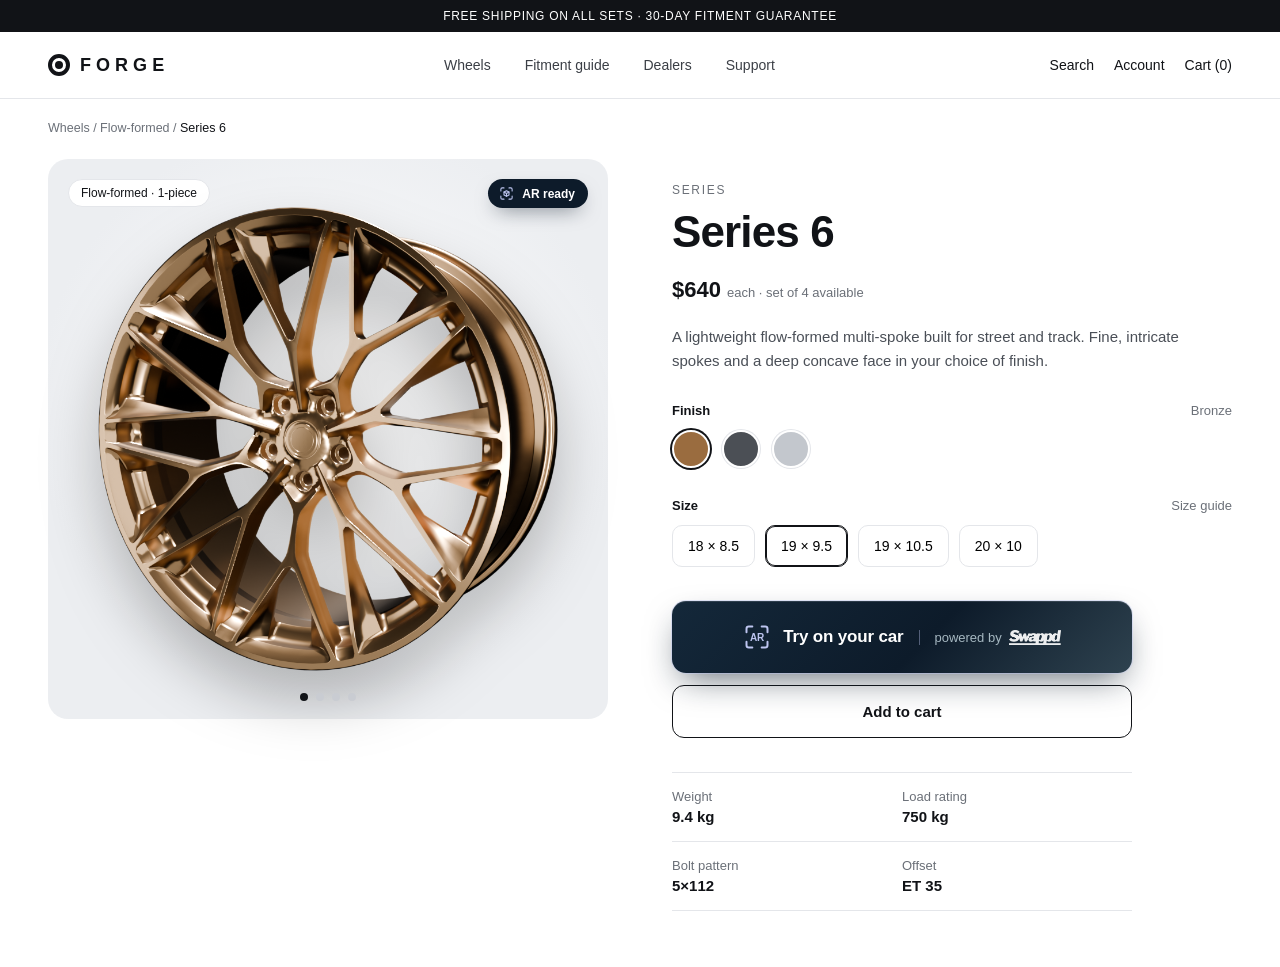
<file: mock/wheel-page.html>
<!doctype html>
<html lang="en">
<head>
  <meta charset="utf-8">
  <meta name="viewport" content="width=device-width, initial-scale=1">
  <title>Series 6 — Forge Wheels (sample page)</title>
  <!-- Sample manufacturer product page used to illustrate the Swappd Try On integration. Fictional brand, no real products. -->
  <style>
    :root { --ink: #111317; --muted: #6b7078; --line: #e4e6ea; --soft: #f3f4f6; }
    * { box-sizing: border-box; }
    body { margin: 0; color: var(--ink); background: #fff; font-family: -apple-system, BlinkMacSystemFont, "Helvetica Neue", Arial, sans-serif; -webkit-font-smoothing: antialiased; }
    a { color: inherit; text-decoration: none; }

    .top { background: var(--ink); color: #fff; text-align: center; font-size: 12px; letter-spacing: .06em; padding: 9px; }
    header { display: flex; align-items: center; justify-content: space-between; padding: 22px 48px; border-bottom: 1px solid var(--line); }
    .logo { font-weight: 800; letter-spacing: .28em; font-size: 18px; display: flex; align-items: center; gap: 10px; }
    .logo i { width: 22px; height: 22px; border-radius: 50%; border: 4px solid var(--ink); position: relative; }
    .logo i::after { content: ""; position: absolute; inset: 3px; border-radius: 50%; background: var(--ink); }
    nav { display: flex; gap: 34px; font-size: 14px; }
    nav a { color: #3b3f46; }
    .icons { display: flex; gap: 20px; font-size: 14px; }

    .crumbs { padding: 22px 48px 0; font-size: 12.5px; color: var(--muted); }
    .crumbs b { color: var(--ink); font-weight: 500; }

    .product { display: grid; grid-template-columns: minmax(0, 1fr) minmax(0, 1fr); gap: 64px; padding: 24px 48px 56px; max-width: 1280px; margin: 0 auto; }
    .stage { background: radial-gradient(circle at 50% 45%, #fff 0%, #eceef1 70%); border-radius: 20px; aspect-ratio: 1 / 1; display: grid; place-items: center; position: relative; }
    .stage img { width: 82%; height: auto; filter: drop-shadow(0 30px 28px rgba(0,0,0,.25)); }
    .tag { position: absolute; top: 20px; left: 20px; background: #fff; border: 1px solid var(--line); font-size: 12px; padding: 6px 12px; border-radius: 999px; }
    .thumbs { position: absolute; bottom: 18px; left: 50%; transform: translateX(-50%); display: flex; gap: 8px; }
    .thumbs span { width: 8px; height: 8px; border-radius: 50%; background: #c9ccd2; }
    .thumbs span:first-child { background: var(--ink); }

    .info { padding-top: 12px; }
    .eyebrow { font-size: 12px; letter-spacing: .14em; text-transform: uppercase; color: var(--muted); }
    h1 { margin: 10px 0 8px; font-size: 44px; letter-spacing: -.02em; line-height: 1.05; }
    .price { font-size: 22px; font-weight: 600; }
    .price small { font-size: 13px; font-weight: 400; color: var(--muted); }
    .desc { margin: 18px 0 0; color: #4a4f57; line-height: 1.6; font-size: 15px; max-width: 34em; }
    .label { margin: 30px 0 12px; font-size: 13px; font-weight: 600; display: flex; justify-content: space-between; }
    .label span { font-weight: 400; color: var(--muted); }

    .swatches { display: flex; gap: 12px; }
    .swatch { width: 38px; height: 38px; border-radius: 50%; border: 2px solid #fff; box-shadow: 0 0 0 1px var(--line); cursor: pointer; padding: 0; }
    .swatch[aria-pressed="true"] { box-shadow: 0 0 0 2px var(--ink); }
    .sizes { display: flex; gap: 10px; flex-wrap: wrap; }
    .size { padding: 12px 15px; border: 1px solid var(--line); border-radius: 10px; font-size: 14px; background: #fff; cursor: pointer; font-family: inherit; }
    .size[aria-pressed="true"] { border-color: var(--ink); box-shadow: inset 0 0 0 1px var(--ink); }

    .actions { display: grid; gap: 12px; margin-top: 34px; max-width: 460px; }
    .btn { display: flex; align-items: center; justify-content: center; gap: 10px; padding: 17px 24px; border-radius: 12px; font-size: 15px; font-weight: 600; border: 1.5px solid var(--ink); cursor: pointer; font-family: inherit; }
    .btn--primary { background: var(--ink); color: #fff; }
    .btn--secondary { background: #fff; color: var(--ink); }
    .btn--ar {
      position: relative; flex-direction: column; gap: 4px; padding: 22px 24px; border: 0; border-radius: 14px; color: #fff;
      background: linear-gradient(135deg, #14283A 0%, #0D1B2A 55%, #2E424F 100%);
      box-shadow: 0 0 0 1px rgba(189,197,240,.45), 0 14px 34px -10px rgba(13,27,42,.65), inset 0 1px 0 rgba(255,255,255,.12);
    }
    .btn--ar .row { display: flex; align-items: center; gap: 12px; font-size: 17px; letter-spacing: -.01em; }
    .btn--ar .row svg { width: 28px; height: 28px; color: #BDC5F0; }
    .btn--ar .ar-by { display: flex; align-items: center; gap: 7px; margin-left: 4px; padding-left: 14px; border-left: 1px solid rgba(189,197,240,.4); font-size: 13px; font-weight: 500; color: #A6B8C1; letter-spacing: 0; }
    .btn--ar .ar-logo { height: 15px; width: auto; }
    .btn--ar .sub { display: flex; align-items: center; gap: 7px; font-size: 12px; font-weight: 500; color: #A6B8C1; }
    .btn--ar .sub img { height: 11px; width: auto; }
    .powered { display: flex; align-items: center; justify-content: center; gap: 8px; font-size: 12px; color: var(--muted); }
    .powered img { height: 14px; width: auto; }
    .arnote { font-size: 13.5px; color: #4a4f57; margin: -2px 0 0; text-align: center; }
    .artag { position: absolute; top: 20px; right: 20px; display: flex; align-items: center; gap: 8px; background: #0D1B2A; color: #fff; font-size: 12px; font-weight: 600; padding: 7px 13px 7px 11px; border-radius: 999px; box-shadow: 0 8px 20px -8px rgba(13,27,42,.6); }
    .artag svg { width: 15px; height: 15px; color: #BDC5F0; }

    .specs { display: grid; grid-template-columns: repeat(4, 1fr); gap: 0; margin-top: 34px; border-top: 1px solid var(--line); max-width: 460px; grid-template-columns: repeat(2, 1fr); }
    .specs div { padding: 16px 0; border-bottom: 1px solid var(--line); font-size: 13px; }
    .specs div span { display: block; color: var(--muted); margin-bottom: 4px; }
    .specs div b { font-weight: 600; font-size: 15px; }

    @media (max-width: 900px) {
      header, .crumbs, .product { padding-left: 20px; padding-right: 20px; }
      nav { display: none; }
      .product { grid-template-columns: 1fr; gap: 28px; }
      h1 { font-size: 34px; }
    }
  </style>
</head>
<body>

  <div class="top">FREE SHIPPING ON ALL SETS · 30-DAY FITMENT GUARANTEE</div>
  <header>
    <a href="#" class="logo"><i></i>FORGE</a>
    <nav><a href="#">Wheels</a><a href="#">Fitment guide</a><a href="#">Dealers</a><a href="#">Support</a></nav>
    <div class="icons"><a href="#">Search</a><a href="#">Account</a><a href="#">Cart (0)</a></div>
  </header>

  <div class="crumbs">Wheels / Flow-formed / <b>Series 6</b></div>

  <main class="product">
    <div class="stage">
      <span class="tag">Flow-formed · 1-piece</span>
      <span class="artag"><svg viewBox="0 0 24 24" fill="none" stroke="currentColor" stroke-width="1.7" stroke-linecap="round" stroke-linejoin="round" aria-hidden="true"><path d="M3 8V5a2 2 0 0 1 2-2h3M16 3h3a2 2 0 0 1 2 2v3M21 16v3a2 2 0 0 1-2 2h-3M8 21H5a2 2 0 0 1-2-2v-3"/><path d="M12 7.5l4 2.2v4.6l-4 2.2-4-2.2V9.7z"/><path d="M8 9.7l4 2.3 4-2.3M12 12v4.5"/></svg>AR ready</span>
      <img id="wheel" src="wheel-bronze.png" alt="Series 6 wheel in bronze">
      <div class="thumbs"><span></span><span></span><span></span><span></span></div>
    </div>

    <div class="info">
      <p class="eyebrow">Series</p>
      <h1>Series 6</h1>
      <p class="price">$640 <small>each · set of 4 available</small></p>
      <p class="desc">A lightweight flow-formed multi-spoke built for street and track. Fine, intricate spokes and a deep concave face in your choice of finish.</p>

      <p class="label">Finish <span id="finishName">Bronze</span></p>
      <div class="swatches" id="swatches">
        <button class="swatch" data-name="Bronze" data-img="wheel-bronze.png" style="background:#9a6c3f" aria-pressed="true" aria-label="Bronze"></button>
        <button class="swatch" data-name="Gunmetal" data-img="wheel-gunmetal.png" style="background:#4b4f55" aria-pressed="false" aria-label="Gunmetal"></button>
        <button class="swatch" data-name="Silver" data-img="wheel-silver.png" style="background:#c3c7cd" aria-pressed="false" aria-label="Silver"></button>
      </div>

      <p class="label">Size <span>Size guide</span></p>
      <div class="sizes">
        <button class="size" aria-pressed="false">18 × 8.5</button>
        <button class="size" aria-pressed="true">19 × 9.5</button>
        <button class="size" aria-pressed="false">19 × 10.5</button>
        <button class="size" aria-pressed="false">20 × 10</button>
      </div>

      <div class="actions">
        <button class="btn btn--ar">
          <span class="row"><svg viewBox="0 0 24 24" fill="none" stroke="currentColor" stroke-width="1.7" stroke-linecap="round" stroke-linejoin="round" aria-hidden="true"><path d="M3 8V5a2 2 0 0 1 2-2h3M16 3h3a2 2 0 0 1 2 2v3M21 16v3a2 2 0 0 1-2 2h-3M8 21H5a2 2 0 0 1-2-2v-3"/><text x="12" y="15.2" text-anchor="middle" font-size="8.6" font-weight="800" font-family="-apple-system, BlinkMacSystemFont, Helvetica, Arial, sans-serif" fill="currentColor" stroke="none" letter-spacing="-.2">AR</text></svg>Try on your car<span class="ar-by">powered by <img class="ar-logo" src="swappd-logo-light.png" alt="Swappd"></span></span>
        </button>
        <button class="btn btn--secondary">Add to cart</button>
      </div>

      <div class="specs">
        <div><span>Weight</span><b>9.4 kg</b></div>
        <div><span>Load rating</span><b>750 kg</b></div>
        <div><span>Bolt pattern</span><b>5×112</b></div>
        <div><span>Offset</span><b>ET 35</b></div>
      </div>
    </div>
  </main>

  <script>
    // Swatches swap the wheel finish; size buttons toggle selection.
    document.querySelectorAll('.swatch').forEach(b => b.addEventListener('click', () => {
      document.querySelectorAll('.swatch').forEach(x => x.setAttribute('aria-pressed', 'false'));
      b.setAttribute('aria-pressed', 'true');
      document.getElementById('finishName').textContent = b.dataset.name;
      const img = document.getElementById('wheel');
      img.src = b.dataset.img;
      img.alt = 'Series 6 wheel in ' + b.dataset.name.toLowerCase();
    }));
    document.querySelectorAll('.size').forEach(b => b.addEventListener('click', () => {
      document.querySelectorAll('.size').forEach(x => x.setAttribute('aria-pressed', 'false'));
      b.setAttribute('aria-pressed', 'true');
    }));
  </script>
</body>
</html>
</file>
<file: styles.css>
/* Palette pulled from the app's Primary Colors asset catalog */
:root {
  --bg: #0D1B2A;          /* backgroundDarkBlack (dark) */
  --bg-raised: #14283A;
  --slate: #2E424F;       /* backgroundPrimary (dark) */
  --nardo: #A6B8C1;       /* nardoGray */
  --accent: #BDC5F0;      /* backgroundPrimary (default) */
  --text: #FEFFFF;        /* fontPrimary (dark) */
  --text-dim: #A6B8C1;
  --line: rgba(166, 184, 193, 0.16);
  --gutter: clamp(20px, 5vw, 64px);
  --max: 1120px;
  --ease: cubic-bezier(0.22, 1, 0.36, 1);
}

*, *::before, *::after { box-sizing: border-box; }
html { scroll-behavior: smooth; }
body {
  margin: 0;
  background: var(--bg);
  color: var(--text);
  font-family: -apple-system, BlinkMacSystemFont, "SF Pro Display", "Inter", "Helvetica Neue", Arial, sans-serif;
  -webkit-font-smoothing: antialiased;
  line-height: 1.5;
  overflow-x: hidden;
}
img { max-width: 100%; display: block; }
a { color: inherit; text-decoration: none; }

h1, h2, h3 { margin: 0; letter-spacing: -0.03em; line-height: 1.04; font-weight: 700; }
h1 { font-size: clamp(2.8rem, 8vw, 6rem); }
h2 { font-size: clamp(2rem, 5vw, 3.6rem); }
h3 { font-size: clamp(1.8rem, 3.6vw, 2.8rem); }
p { margin: 0; }

.eyebrow {
  font-size: 0.85rem;
  letter-spacing: 0.14em;
  text-transform: uppercase;
  color: var(--accent);
  margin-bottom: 20px;
}
.lede {
  font-size: clamp(1.05rem, 2vw, 1.3rem);
  color: var(--text-dim);
  max-width: 34em;
}

/* Buttons */
.btn {
  display: inline-block;
  padding: 15px 28px;
  border-radius: 999px;
  background: var(--text);
  color: var(--bg);
  font-weight: 600;
  font-size: 1rem;
  transition: transform 0.3s var(--ease), background 0.3s;
}
.btn:hover { transform: translateY(-2px); background: var(--accent); }
.btn--ghost { background: transparent; color: var(--text); box-shadow: inset 0 0 0 1px var(--line); }
.btn--ghost:hover { background: rgba(255, 255, 255, 0.06); }
.btn--small { padding: 9px 18px; font-size: 0.9rem; }

/* Nav */
.nav {
  position: fixed;
  inset: 0 0 auto 0;
  z-index: 10;
  display: flex;
  align-items: center;
  justify-content: space-between;
  padding: 16px var(--gutter);
  background: rgba(13, 27, 42, 0.72);
  backdrop-filter: saturate(180%) blur(20px);
  -webkit-backdrop-filter: saturate(180%) blur(20px);
  border-bottom: 1px solid var(--line);
}
.nav__brand img { height: 26px; width: auto; }
.nav__links { display: flex; align-items: center; gap: 28px; min-width: 0; font-size: 0.9rem; color: var(--text-dim); }
.nav__links > a, .nav__links > details { flex: 0 0 auto; }
.nav__links a:not(.btn):hover { color: var(--text); }
.nav__links .btn { color: var(--bg); }
.nav__links a[aria-current="page"]:not(.btn) { color: var(--text); }
.nav__dropdown { display: none; position: relative; }
.nav__links--compact > a:not(.btn) { display: none; }
.nav__links--compact .nav__dropdown { display: block; }
.nav__dropdown summary { list-style: none; cursor: pointer; color: var(--text); }
.nav__dropdown summary::-webkit-details-marker { display: none; }
.nav__dropdown summary::after { content: "⌄"; margin-left: 6px; }
.nav__dropdown[open] summary::after { content: "⌃"; }
.nav__dropdown-menu {
  position: absolute; top: calc(100% + 12px); right: 0; min-width: 180px;
  display: flex; flex-direction: column; gap: 0; padding: 8px;
  border: 1px solid var(--line); border-radius: 12px;
  background: var(--bg-raised); box-shadow: 0 12px 32px rgba(0, 0, 0, 0.28);
}
.nav__dropdown-menu a { padding: 10px 12px; border-radius: 8px; color: var(--text-dim); }
.nav__dropdown-menu a:hover { background: rgba(255, 255, 255, 0.06); color: var(--text); }
.nav__dropdown-menu a[aria-current="page"] { color: var(--text); }

/* Hero */
.hero__glow {
  position: absolute;
  top: 8%;
  left: 50%;
  width: min(900px, 120vw);
  aspect-ratio: 1;
  transform: translateX(-50%);
  background: radial-gradient(circle, rgba(189, 197, 240, 0.22), rgba(46, 66, 79, 0.18) 45%, transparent 70%);
  filter: blur(40px);
  pointer-events: none;
}
.hero__cta { display: flex; flex-wrap: wrap; gap: 14px; margin-top: 40px; }
.hero {
  position: relative;
  min-height: 100vh;
  min-height: 100svh;
  display: flex;
  align-items: center;
  justify-content: flex-end;
  padding: 120px var(--gutter) 80px;
  background:
    linear-gradient(90deg, rgba(13, 27, 42, 0) 25%, rgba(13, 27, 42, 0.6) 52%, rgba(13, 27, 42, 0.92) 78%),
    linear-gradient(180deg, rgba(13, 27, 42, 0.35) 0%, rgba(13, 27, 42, 0) 25%, rgba(13, 27, 42, 0) 75%, var(--bg) 100%),
    url("assets/hero-porsche.jpg") 22% center / cover no-repeat;
}
.hero__copy { width: min(540px, 100%); margin-right: clamp(0px, 4vw, 60px); text-align: left; }
.hero__copy h1 { font-size: clamp(2.8rem, 6vw, 5rem); }
.hero__copy .lede { margin-top: 28px; }

/* Phone frame */
.phone {
  position: relative;
  width: min(300px, 74vw);
  aspect-ratio: 9 / 19.5;
  border-radius: 44px;
  background: linear-gradient(160deg, var(--slate), var(--bg-raised));
  box-shadow:
    0 0 0 8px #050c14,
    0 0 0 9px rgba(166, 184, 193, 0.28),
    0 50px 100px -20px rgba(0, 0, 0, 0.7);
  overflow: hidden;
  display: flex;
  align-items: center;
  justify-content: center;
}
.phone::before { /* dynamic island */
  content: "";
  position: absolute;
  top: 12px;
  left: 50%;
  width: 28%;
  height: 24px;
  transform: translateX(-50%);
  background: #050c14;
  border-radius: 999px;
  z-index: 2;
}
.phone video, .phone img { position: absolute; inset: 0; width: 100%; height: 100%; object-fit: cover; }
.phone__label { font-size: 0.85rem; letter-spacing: 0.04em; color: var(--text-dim); }
.phone:not(.phone--hero):not(.phone--img):not(.has-video)::after { /* play glyph placeholder */
  content: "";
  position: absolute;
  top: 50%; left: 50%;
  width: 64px; height: 64px;
  margin: -64px 0 0 -32px;
  border-radius: 50%;
  background: rgba(255, 255, 255, 0.08)
    url("data:image/svg+xml,%3Csvg xmlns='http://www.w3.org/2000/svg' viewBox='0 0 24 24' fill='%23FEFFFF'%3E%3Cpath d='M9 7l9 5-9 5z'/%3E%3C/svg%3E") center / 28px no-repeat;
  box-shadow: inset 0 0 0 1px var(--line);
}
.phone:not(.phone--hero):not(.phone--img):not(.has-video) .phone__label { margin-top: 56px; }

/* Statement */
.statement {
  padding: 140px var(--gutter) 100px;
  text-align: center;
  max-width: 980px;
  margin: 0 auto;
  font-size: clamp(1.8rem, 4.6vw, 3.4rem);
  font-weight: 700;
  letter-spacing: -0.03em;
  line-height: 1.12;
}
.statement span { color: var(--nardo); }

/* How it works */
.how { padding: 0 var(--gutter) 80px; max-width: var(--max); margin: 0 auto; }
.how__head { text-align: center; margin-bottom: 56px; }
.step {
  display: grid;
  grid-template-columns: 1fr 1fr;
  align-items: center;
  gap: clamp(32px, 8vw, 120px);
  padding: 36px 0;
}
.step__num { display: block; font-size: 0.9rem; letter-spacing: 0.14em; color: var(--accent); margin-bottom: 20px; }
.step__copy p { margin-top: 22px; font-size: clamp(1.05rem, 1.8vw, 1.25rem); color: var(--text-dim); max-width: 26em; }
.step__media { display: flex; justify-content: center; }

/* left-aligned: text left, video right. right-aligned: swap sides and align text right */
.step--left .step__copy { grid-column: 1; text-align: left; }
.step--left .step__media { grid-column: 2; }
.step--right .step__copy { grid-column: 2; grid-row: 1; text-align: right; justify-self: end; }
.step--right .step__copy p { margin-left: auto; }
.step--right .step__media { grid-column: 1; grid-row: 1; }

/* stagger: step 2 rises so its frame overlaps step 1's, phones pulled toward the centre */
.step--left .step__media { justify-content: flex-start; }
.step--right .step__media { justify-content: flex-end; position: relative; z-index: 1; }
.step--right { margin-top: -220px; }
.step--left .step__copy { position: relative; top: -90px; }

/* Custom finishes */
.finishes { padding: 50px var(--gutter); background: linear-gradient(180deg, transparent, rgba(46, 66, 79, 0.28) 50%, transparent); }
.finishes__inner {
  max-width: var(--max); margin: 0 auto;
  display: grid; grid-template-columns: 1fr 1fr; align-items: center;
  gap: clamp(32px, 8vw, 120px);
}
.finishes__media { display: flex; justify-content: center; }
.finishes__media--pair { gap: clamp(14px, 2.4vw, 28px); align-items: flex-start; }
.finishes__media--pair .phone { width: min(230px, 40vw); border-radius: 36px; box-shadow: 0 0 0 6px #050c14, 0 0 0 7px rgba(166, 184, 193, 0.28), 0 40px 80px -20px rgba(0, 0, 0, 0.7); }
.finishes__media--pair .phone::before { height: 20px; top: 10px; }
.phone--img { aspect-ratio: 9 / 19.5; }
.phone--img img { object-fit: contain; background: var(--bg); }
.finishes__media--pair .phone + .phone { margin-top: 64px; }
.finishes__copy .lede { margin-top: 24px; }

/* Inner pages */
.page-hero { position: relative; padding: 200px var(--gutter) 100px; text-align: center; overflow: hidden; }
.page-hero__copy { position: relative; max-width: 820px; margin: 0 auto; display: flex; flex-direction: column; align-items: center; }
.page-hero__copy .lede { margin-top: 28px; }
.fine { margin-top: 18px; font-size: 0.85rem; color: var(--text-dim); }
.reqs { padding: 40px var(--gutter) 160px; }
.reqs__grid { max-width: var(--max); margin: 0 auto; display: grid; grid-template-columns: repeat(3, 1fr); gap: 24px; }
.reqs__grid > div { padding: 32px; border-radius: 24px; background: var(--bg-raised); box-shadow: inset 0 0 0 1px var(--line); }
.reqs__grid h3 { font-size: 1.4rem; }
.reqs__grid p { margin-top: 12px; color: var(--text-dim); }

.pricing { padding: 0 var(--gutter) 140px; }
.pricing__list { max-width: 1160px; margin: 0 auto; display: flex; flex-direction: column; gap: 16px; }
.tier {
  position: relative; display: grid; grid-template-columns: minmax(0, 1fr) minmax(0, 1.15fr); align-items: center;
  gap: clamp(28px, 5vw, 72px);
  padding: 48px 0;
}
.tier__head { display: flex; align-items: center; justify-content: space-between; gap: 8px; min-height: 28px; }
.tier__pill { padding: 5px 12px; border-radius: 999px; font-size: 0.72rem; letter-spacing: 0.1em; text-transform: uppercase; color: var(--text-dim); background: rgba(255, 255, 255, 0.05); box-shadow: inset 0 0 0 1px var(--line); }
.tier__badge { padding: 5px 12px; border-radius: 999px; font-size: 0.72rem; font-weight: 600; letter-spacing: 0.06em; text-transform: uppercase; color: var(--bg); background: var(--accent); }
.tier h3 { margin-top: 14px; font-size: clamp(1.5rem, 2.4vw, 1.9rem); letter-spacing: -0.015em; line-height: 1.2; font-weight: 600; }
.tier__desc { margin-top: 14px; color: var(--text-dim); font-size: 1rem; }
.tier__list { list-style: none; margin: 0; padding: 0 0 0 clamp(28px, 4vw, 56px); border-left: 1px solid var(--line); display: flex; flex-direction: column; gap: 14px; }
.tier__list li { display: flex; gap: 12px; align-items: flex-start; font-size: 0.92rem; line-height: 1.4; }
.tier__list svg { flex: none; width: 18px; height: 18px; padding: 3px; margin-top: 1px; border-radius: 50%; color: var(--accent); background: rgba(189, 197, 240, 0.14); }
.pricing__cta { text-align: center; margin-top: 120px; }
.pricing__cta .lede { margin: 20px auto 36px; }

/* Download */
.download {
  position: relative;
  padding: 160px var(--gutter);
  text-align: center;
  background: radial-gradient(ellipse at 50% 100%, rgba(189, 197, 240, 0.16), transparent 60%);
  border-top: 1px solid var(--line);
}
.download .lede { margin: 20px auto 40px; }

/* Footer */
.footer {
  display: flex;
  align-items: center;
  justify-content: space-between;
  gap: 16px;
  flex-wrap: wrap;
  padding: 32px var(--gutter);
  border-top: 1px solid var(--line);
  font-size: 0.85rem;
  color: var(--text-dim);
}
.footer img { height: 20px; width: auto; opacity: 0.8; }

/* Scroll reveal */
.reveal { opacity: 0; transform: translateY(40px); transition: opacity 1s var(--ease), transform 1s var(--ease); }
.reveal.is-in { opacity: 1; transform: none; }
.step__media.reveal { transition-delay: 0.12s; }

@media (max-width: 760px) {
  .nav__links { gap: 18px; }
  .step { grid-template-columns: 1fr; gap: 36px; padding: 36px 0; }
  .step--right { margin-top: 0; }
  .step--left .step__copy { top: 0; }
  .step--left .step__media, .step--right .step__media { justify-content: center; }
  .step .step__copy, .step .step__media { grid-column: 1 !important; grid-row: auto !important; text-align: left !important; justify-self: stretch !important; }
  .step--right .step__copy p { margin-left: 0; }
  .how__head { margin-bottom: 32px; }
  .finishes__inner { grid-template-columns: 1fr; }
  .finishes__media { order: 2; }
  .reqs__grid { grid-template-columns: 1fr; }
  .tier { grid-template-columns: 1fr; gap: 28px; padding: 32px 24px; }
  .tier__list { padding: 24px 0 0; border-left: 0; border-top: 1px solid var(--line); }
  .page-hero { padding-top: 150px; }
  .statement { padding: 100px var(--gutter) 70px; }
  .hero {
    align-items: flex-end; justify-content: flex-start; padding-top: 38vh;
    background:
      linear-gradient(180deg, rgba(13, 27, 42, 0.3) 0%, rgba(13, 27, 42, 0) 20%, rgba(13, 27, 42, 0.55) 45%, var(--bg) 70%),
      url("assets/hero-porsche.jpg") 30% top / auto 62vh no-repeat, var(--bg);
  }
  .hero__copy { margin-right: 0; }
  .footer { flex-direction: column; gap: 14px; }
}

@media (prefers-reduced-motion: reduce) {
  html { scroll-behavior: auto; }
  .reveal { opacity: 1; transform: none; transition: none; }
  .btn { transition: none; }
}


/* Waitlist */
.sr-only { position: absolute; width: 1px; height: 1px; overflow: hidden; clip: rect(0 0 0 0); white-space: nowrap; }
.waitlist { padding: 0 var(--gutter) 140px; }
.waitlist__card {
  max-width: 760px; margin: 0 auto; padding: 56px 40px; text-align: center;
  border-radius: 28px; background: linear-gradient(170deg, #1d3248, var(--bg-raised));
  box-shadow: inset 0 0 0 1px rgba(189, 197, 240, 0.28);
  display: flex; flex-direction: column; align-items: center;
}
.waitlist__card .lede { margin-top: 18px; }
.waitlist__form { display: flex; gap: 12px; width: 100%; max-width: 480px; margin-top: 36px; }
.waitlist__form input {
  flex: 1; min-width: 0; padding: 15px 22px; border-radius: 999px; border: 0;
  background: rgba(255, 255, 255, 0.06); color: var(--text); font: inherit; font-size: 1rem;
  box-shadow: inset 0 0 0 1px var(--line);
}
.waitlist__form input::placeholder { color: var(--text-dim); }
.waitlist__form input:focus { outline: 2px solid var(--accent); outline-offset: 2px; }
.waitlist__form .btn { border: 0; cursor: pointer; font-family: inherit; white-space: nowrap; }
@media (max-width: 560px) {
  .waitlist__card { padding: 40px 24px; }
  .waitlist__form { flex-direction: column; }
}

/* Partnerships hero: photo with text overlay, text on the right */
.page-hero--image {
  min-height: 85vh; min-height: 85svh;
  display: flex; align-items: center; justify-content: flex-end;
  padding: 120px var(--gutter) 80px; text-align: left;
  background:
    linear-gradient(90deg, rgba(13, 27, 42, 0) 28%, rgba(13, 27, 42, 0.62) 55%, rgba(13, 27, 42, 0.93) 80%),
    linear-gradient(180deg, rgba(13, 27, 42, 0.4) 0%, rgba(13, 27, 42, 0) 25%, rgba(13, 27, 42, 0) 70%, var(--bg) 100%),
    url("assets/partnerships-hero-web.jpg") 20% 40% / cover no-repeat;
}
.page-hero--image .page-hero__copy { width: min(540px, 100%); margin: 0 clamp(0px, 4vw, 60px) 0 0; align-items: flex-start; }
.page-hero--image h1 { font-size: clamp(2.6rem, 5.4vw, 4.4rem); }
@media (max-width: 760px) {
  .page-hero--image {
    align-items: flex-end; justify-content: flex-start; padding-top: 38vh;
    background:
      linear-gradient(180deg, rgba(13, 27, 42, 0.3) 0%, rgba(13, 27, 42, 0) 20%, rgba(13, 27, 42, 0.55) 45%, var(--bg) 70%),
      url("assets/partnerships-hero-web.jpg") 30% top / auto 62vh no-repeat, var(--bg);
  }
  .page-hero--image .page-hero__copy { margin: 0; }
}

/* Tiers with an image: text and checklist stacked on one side, image on the other */
.tier--media { grid-template-columns: minmax(0, 1fr) minmax(0, 1fr); align-items: stretch; }
.tier--media .tier__body { display: flex; flex-direction: column; justify-content: center; gap: 32px; }
.tier--media .tier__list { padding: 28px 0 0; border-left: 0; border-top: 1px solid var(--line); }
.tier__media { display: flex; align-items: center; justify-content: center; }
.tier__media img { width: 100%; height: auto; display: block; border-radius: 18px; box-shadow: 0 30px 60px -24px rgba(0, 0, 0, 0.7), 0 0 0 1px var(--line); }
.tier__media--tall { align-items: flex-start; }
.tier__media--tall img {
  height: 560px; object-fit: cover; object-position: top;
  -webkit-mask-image: linear-gradient(180deg, #000 70%, transparent);
  mask-image: linear-gradient(180deg, #000 70%, transparent);
  box-shadow: 0 0 0 1px var(--line);
}
.tier--flip .tier__media { order: -1; }
@media (max-width: 760px) {
  .tier--media { grid-template-columns: 1fr; }
  .tier--flip .tier__media { order: 0; }
  .tier__media--tall img { height: 380px; }
}

/* Small numbered headers, matching the home page steps */
.tier__num { display: block; font-size: 0.9rem; letter-spacing: 0.14em; text-transform: uppercase; color: var(--accent); }
.tier__num span { margin-left: 12px; color: var(--text-dim); letter-spacing: 0.1em; }
.tier__num span::before { content: "\00B7"; margin-right: 12px; }

/* Cardless tiers: give the image the bigger share of the row */
.tier--media { grid-template-columns: minmax(0, 0.8fr) minmax(0, 1.2fr); }
.tier--media.tier--flip { grid-template-columns: minmax(0, 1.2fr) minmax(0, 0.8fr); }
.tier--media .tier__body { gap: 28px; }
@media (max-width: 760px) {
  .tier { padding: 36px 0; }
  .tier--media, .tier--media.tier--flip { grid-template-columns: 1fr; }
  .tier--media .tier__body { display: contents; }
  .tier--media .tier__main { order: 0; }
  .tier--media .tier__media { order: 1; padding-top: 24px; border-top: 1px solid var(--line); }
  .tier--media .tier__list { order: 2; padding: 0; border: 0; }
  .tier--media .tier__ideal { order: 3; }
}

/* Dividers between tiers */
.tier + .tier { border-top: 1px solid var(--line); }

/* Section header above the tiers */
.pricing__head { max-width: 760px; margin: 0 auto; padding: 40px 0 24px; text-align: center; display: flex; flex-direction: column; align-items: center; }
.pricing__head .lede { margin-top: 22px; }

/* Storefront tier: two full app screens side by side */
.tier__media--pair { gap: clamp(14px, 2.4vw, 28px); align-items: flex-start; }
.tier__media--pair .phone { width: min(250px, 42%); border-radius: 36px; box-shadow: 0 0 0 6px #050c14, 0 0 0 7px rgba(166, 184, 193, 0.28), 0 40px 80px -20px rgba(0, 0, 0, 0.7); }
.tier__media--pair .phone + .phone { margin-top: 64px; }
.phone--full::before { display: none; }
.phone--full { aspect-ratio: auto; display: block; }
.phone--full img { position: static; height: auto; object-fit: fill; display: block; background: none; }
@media (max-width: 760px) { .tier__media--pair .phone { width: min(200px, 44%); } }

/* "Ideal for" line under each tier's checklist */
.tier__ideal { font-size: 0.95rem; line-height: 1.5; color: var(--text-dim); }
.tier__ideal strong { color: var(--accent); font-weight: 600; text-decoration: underline; text-underline-offset: 3px; text-decoration-thickness: 1px; }

/* Footer legal links */
.footer__links { display: flex; gap: 24px; }
.footer__links a:hover { color: var(--text); }

/* Legal pages */
.legal h1 { font-size: clamp(2.2rem, 5vw, 3.4rem); }
.legal__updated { margin-top: 14px; color: var(--text-dim); font-size: 0.95rem; }
.legal__body { margin-top: 48px; color: var(--text-dim); font-size: 1.05rem; line-height: 1.75; }
.legal__body h2 { margin: 48px 0 14px; font-size: 1.5rem; letter-spacing: -0.02em; color: var(--text); }
.legal__body h3 { margin: 32px 0 10px; font-size: 1.15rem; letter-spacing: -0.01em; color: var(--text); }
.legal__body p + p, .legal__body ul, .legal__body ol { margin-top: 16px; }
.legal__body ul, .legal__body ol { padding-left: 1.4em; }
.legal__body li + li { margin-top: 8px; }
.legal__body a { color: var(--accent); text-decoration: underline; text-underline-offset: 3px; }
.legal__todo { padding: 20px 24px; border-radius: 16px; border: 1px dashed var(--line); }

/* Waitlist consent */
.waitlist__consent { margin-top: 16px; font-size: 0.85rem; color: var(--text-dim); }
.waitlist__consent a { text-decoration: underline; text-underline-offset: 3px; }
.waitlist__consent a:hover { color: var(--text); }

/* Imported policy text */
.legal__body p, .legal__body ul, .legal__body ol { margin-top: 16px; }
.legal__body h2 + p, .legal__body h2 + ul, .legal__body h3 + p, .legal__body h3 + ul { margin-top: 0; }
.legal__body strong { color: var(--text); font-weight: 600; }
.legal__section { scroll-margin-top: 100px; }
.legal__section:first-of-type h2 { margin-top: 0; }
.legal__toc { padding: 28px 32px; border-radius: 20px; background: var(--bg-raised); box-shadow: inset 0 0 0 1px var(--line); }
.legal__toc h2 { margin: 0 0 14px; font-size: 1.1rem; }
.legal__toc ol { margin: 0; padding-left: 1.4em; columns: 2; column-gap: 40px; font-size: 0.95rem; line-height: 1.5; }
.legal__toc li { break-inside: avoid; margin-top: 6px; }
.legal__toc a { color: var(--text-dim); text-decoration: none; }
.legal__toc a:hover { color: var(--accent); }
.legal__contact { margin-top: 18px; padding: 20px 24px; border-radius: 16px; background: rgba(255, 255, 255, 0.04); box-shadow: inset 0 0 0 1px var(--line); }
.legal__contact p { margin-top: 6px; }
.legal__contact p:first-child { margin-top: 0; }
@media (max-width: 760px) { .legal__toc ol { columns: 1; } }

/* Legal layout: sticky sidebar (documents + sections) beside the text */
.legal { max-width: 1120px; margin: 0 auto; padding: 140px var(--gutter) 120px; display: flex; flex-direction: column; gap: 48px; align-items: center; }
.legal__main { width: min(720px, 100%); min-width: 0; }
.legal__side { width: 100%; }
.legal__side ul, .legal__side ol { list-style: none; margin: 0; padding: 0; }
.legal__side-label { margin-bottom: 18px; font-size: 0.75rem; letter-spacing: 0.14em; text-transform: uppercase; color: var(--accent); }
.legal__tabs { display: grid; grid-template-columns: repeat(2, minmax(0, 1fr)); gap: 24px; border-bottom: 1px solid var(--line); }
.legal__doc { display: block; padding: 10px 0; margin-bottom: -1px; border-bottom: 2px solid transparent; font-size: 0.95rem; font-weight: 600; color: var(--text-dim); transition: color 0.2s; }
.legal__doc:hover { color: var(--text); }
.legal__doc[aria-current="page"] { color: var(--text); border-bottom-color: var(--accent); }
.legal__contents > summary { display: flex; justify-content: space-between; align-items: center; padding: 12px 0; color: var(--text); font-size: 0.9rem; cursor: pointer; }
.legal__contents > summary::-webkit-details-marker { display: none; }
.legal__contents > summary::after { content: "⌄"; color: var(--text-dim); font-size: 1.1rem; }
.legal__contents[open] > summary::after { content: "⌃"; }
.legal__contents > .legal__sections { display: none; margin: 0 0 0 4px; border-left: 1px solid var(--line); }
.legal__contents[open] > .legal__sections { display: block; }
.legal__sections a { display: block; margin-left: -1px; padding: 5px 0 5px 14px; border-left: 1px solid transparent; font-size: 0.85rem; line-height: 1.4; color: var(--text-dim); transition: color 0.2s, border-color 0.2s; }
.legal__sections a:hover { color: var(--text); }
.legal__sections a.is-active { color: var(--accent); border-left-color: var(--accent); }
.legal__toc { display: none; }
@media (max-width: 960px) {
  .legal { gap: 32px; padding-top: 120px; }
}
@media (max-width: 560px) { .legal__tabs { gap: 16px; } }

/* Contact page */
.contact { max-width: 640px; margin: 0 auto; padding: 150px var(--gutter) 120px; }
.contact__head { text-align: center; margin-bottom: 48px; display: flex; flex-direction: column; align-items: center; }
.contact__head .lede { margin-top: 18px; }
.contact__card { padding: 36px; border-radius: 28px; background: var(--bg-raised); box-shadow: inset 0 0 0 1px var(--line); }
.field { display: flex; flex-direction: column; gap: 8px; margin-bottom: 20px; }
.field label { font-size: 0.85rem; font-weight: 500; color: var(--text-dim); }
.field input, .field select, .field textarea {
  width: 100%; padding: 14px 16px; border: 0; border-radius: 14px; font: inherit; font-size: 1rem; color: var(--text);
  background: rgba(255, 255, 255, 0.05); box-shadow: inset 0 0 0 1px var(--line);
}
.field select { appearance: none; background-image: url("data:image/svg+xml,%3Csvg xmlns='http://www.w3.org/2000/svg' viewBox='0 0 20 20' fill='none' stroke='%23A6B8C1' stroke-width='2' stroke-linecap='round' stroke-linejoin='round'%3E%3Cpath d='M5 8l5 5 5-5'/%3E%3C/svg%3E"); background-repeat: no-repeat; background-position: right 14px center; background-size: 18px; padding-right: 44px; }
.field select option { background: var(--bg-raised); color: var(--text); }
.field textarea { min-height: 140px; resize: vertical; }
.field input::placeholder, .field textarea::placeholder { color: rgba(166, 184, 193, 0.6); }
.field input:focus, .field select:focus, .field textarea:focus { outline: 2px solid var(--accent); outline-offset: 2px; }
.field-grid { display: grid; grid-template-columns: 1fr 1fr; gap: 16px; }
.parts-request-fields, .wheel-details { display: none; }
.parts-request-fields.is-visible, .wheel-details.is-visible { display: block; }
.parts-request-fields { margin-bottom: 4px; padding: 20px 20px 4px; border-radius: 18px; background: rgba(255, 255, 255, 0.03); box-shadow: inset 0 0 0 1px var(--line); }
.parts-request-title { margin-bottom: 16px; font-size: 0.75rem; letter-spacing: 0.12em; text-transform: uppercase; color: var(--accent); }
#support-submit { width: 100%; margin-top: 8px; border: 0; cursor: pointer; font-family: inherit; }
#support-submit:disabled { opacity: 0.7; cursor: default; transform: none; }
.contact__backup { margin-top: 24px; text-align: center; font-size: 0.9rem; color: var(--text-dim); }
.contact__backup a { color: var(--text); text-decoration: underline; text-underline-offset: 3px; }
@media (max-width: 560px) { .contact__card { padding: 24px 20px; } .field-grid { grid-template-columns: 1fr; gap: 0; } }
.contact__head h1 { font-size: clamp(2.4rem, 5vw, 3.6rem); }

.pricing__cta { display: flex; flex-direction: column; align-items: center; }

/* App Store button with Apple logo */
.btn--store { display: inline-flex; align-items: center; gap: 10px; padding-left: 24px; }
.btn--store svg { width: 20px; height: 20px; margin-top: -2px; }

/* Android waitlist: no card, a divider separates it from the download hero */
.waitlist__card { background: none; box-shadow: none; border-radius: 0; padding: 72px 0 0; border-top: 1px solid var(--line); }
@media (max-width: 560px) { .waitlist__card { padding: 56px 0 0; } }

/* a little more room between each checklist and its "Ideal for" line */
.tier__ideal { margin-top: 16px; }
</file>
